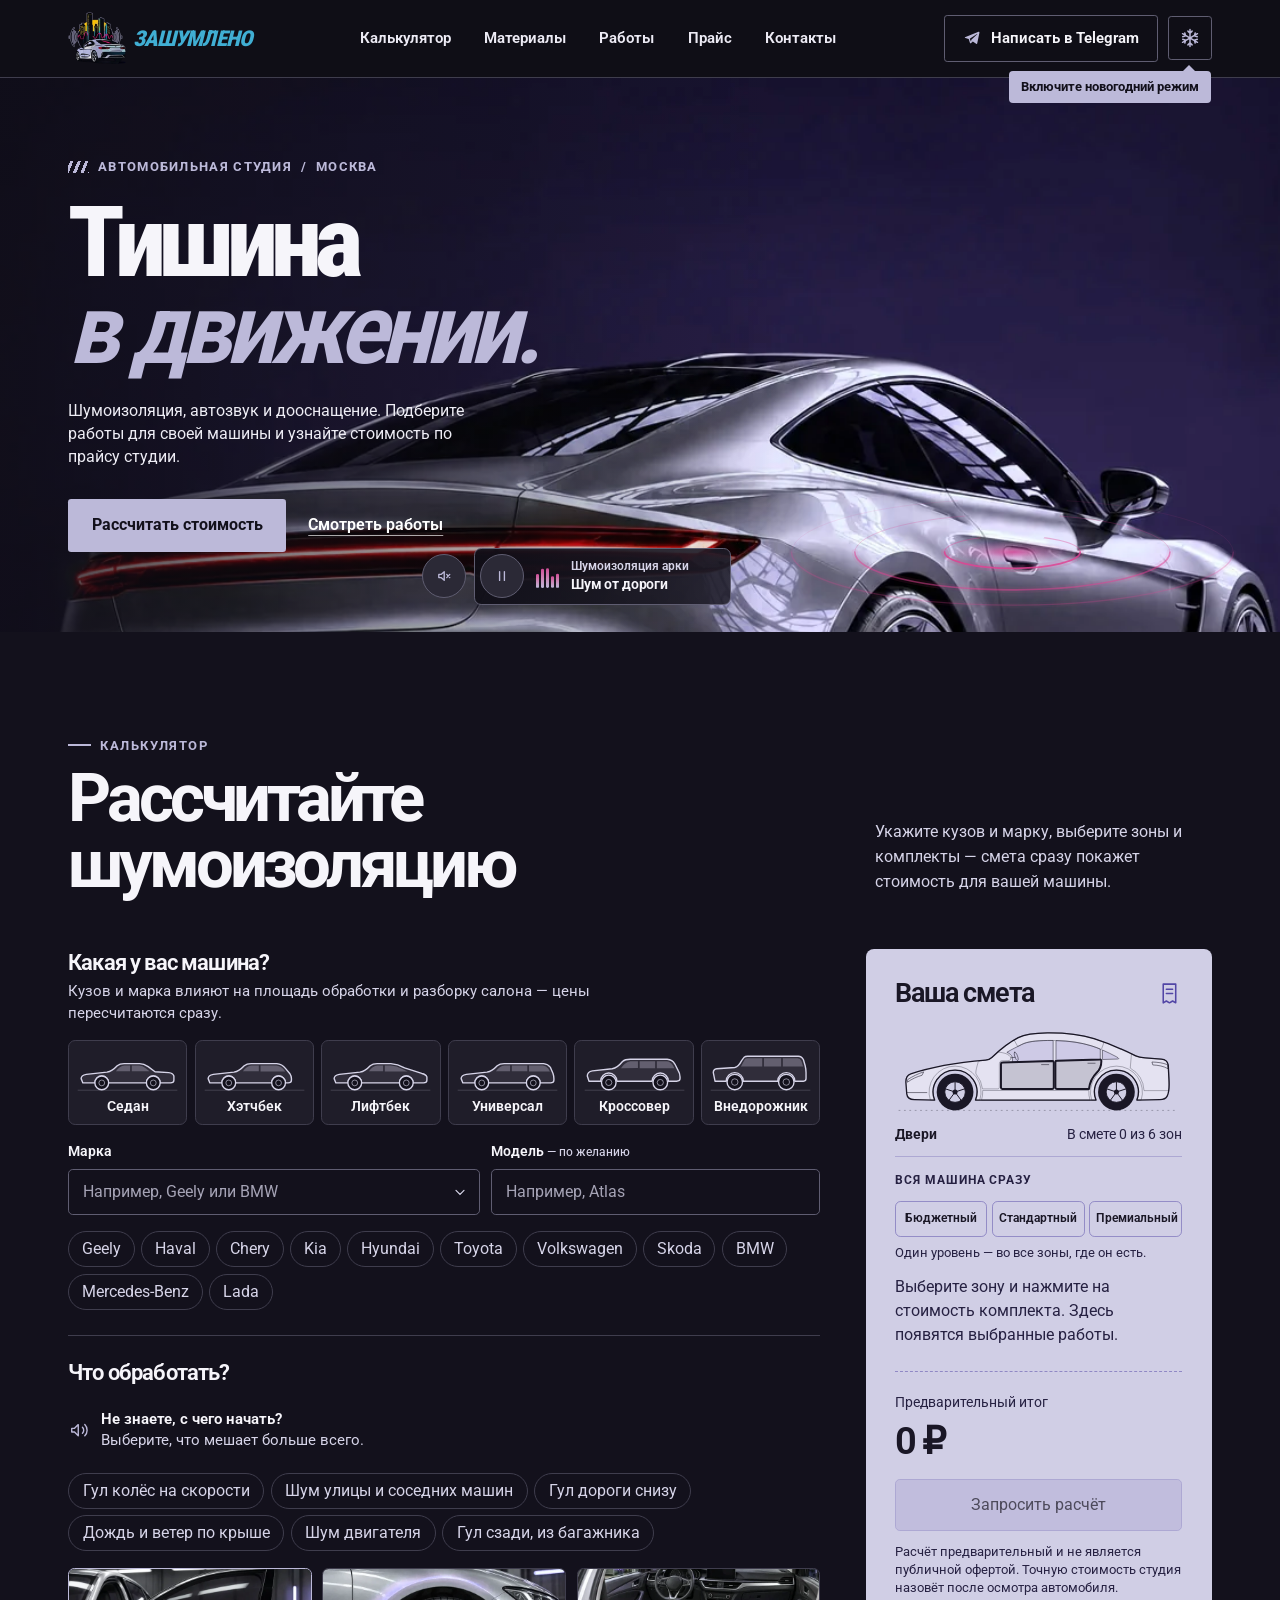
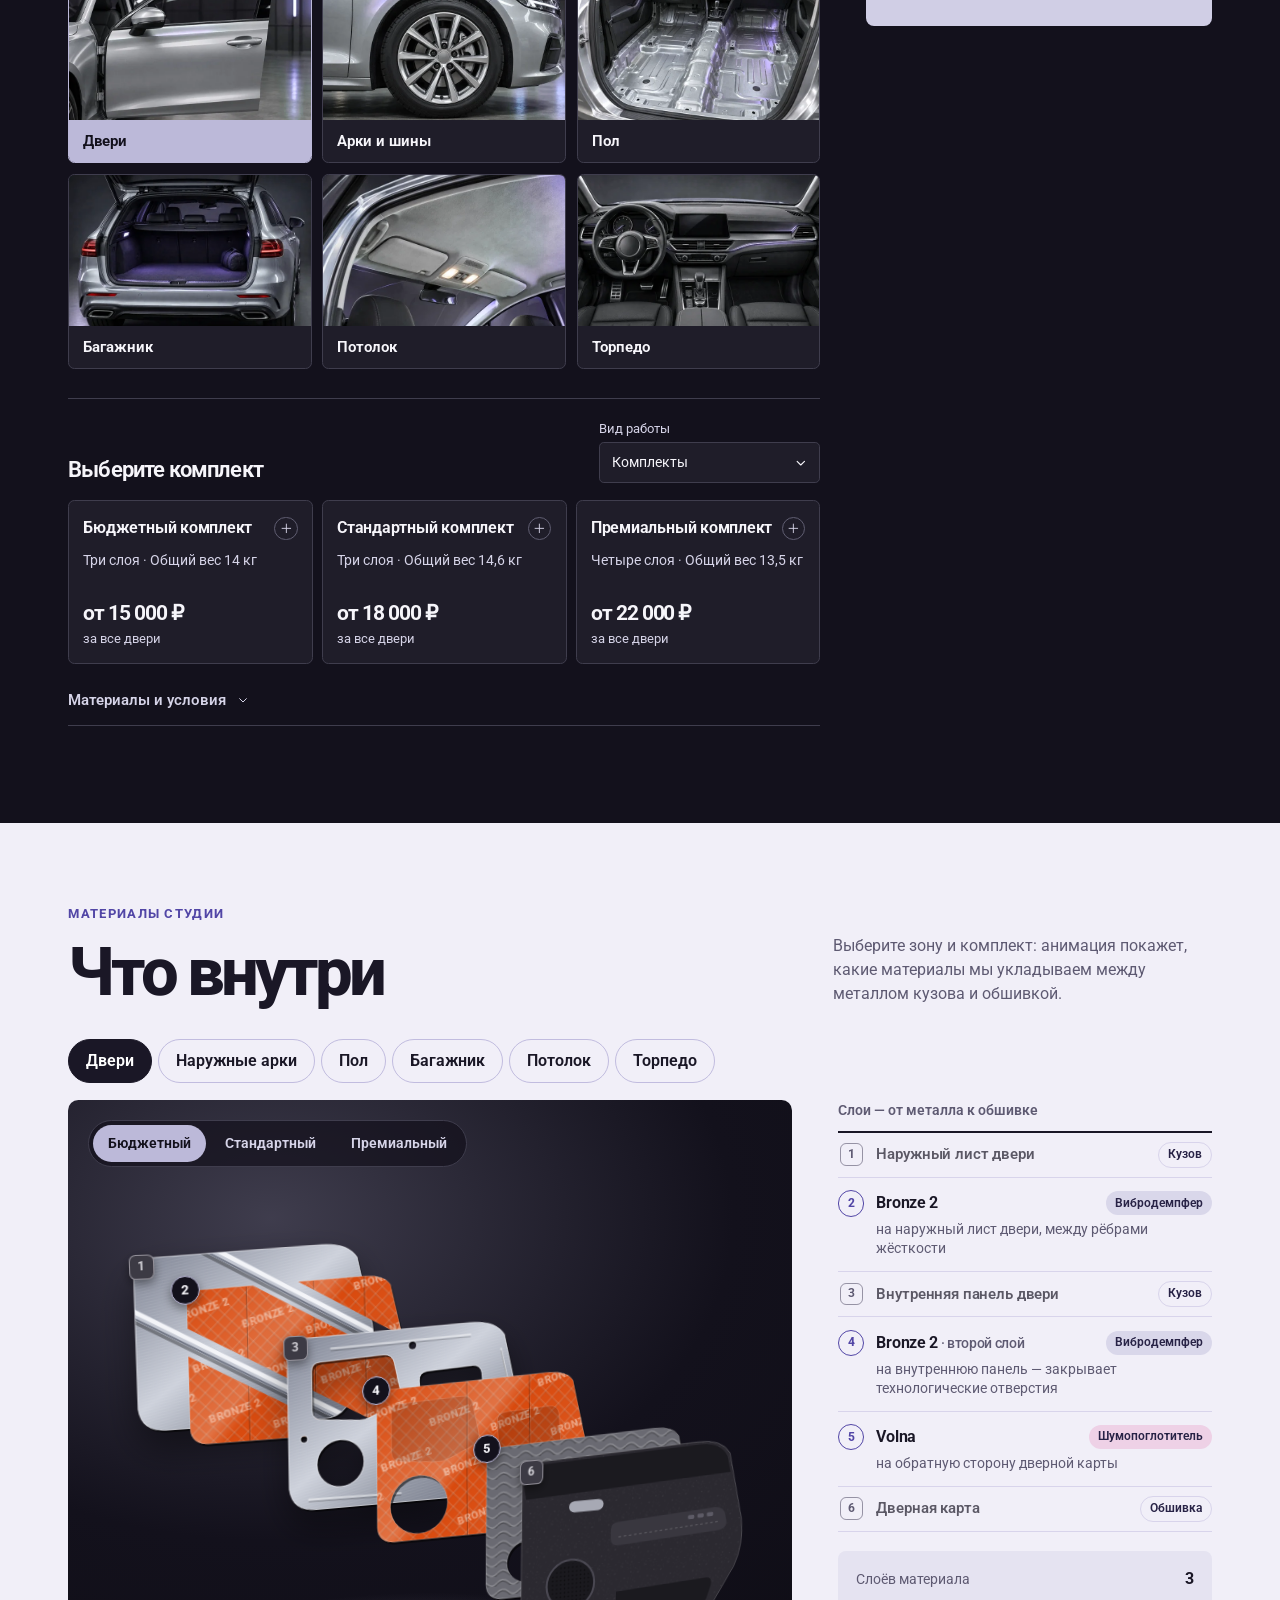
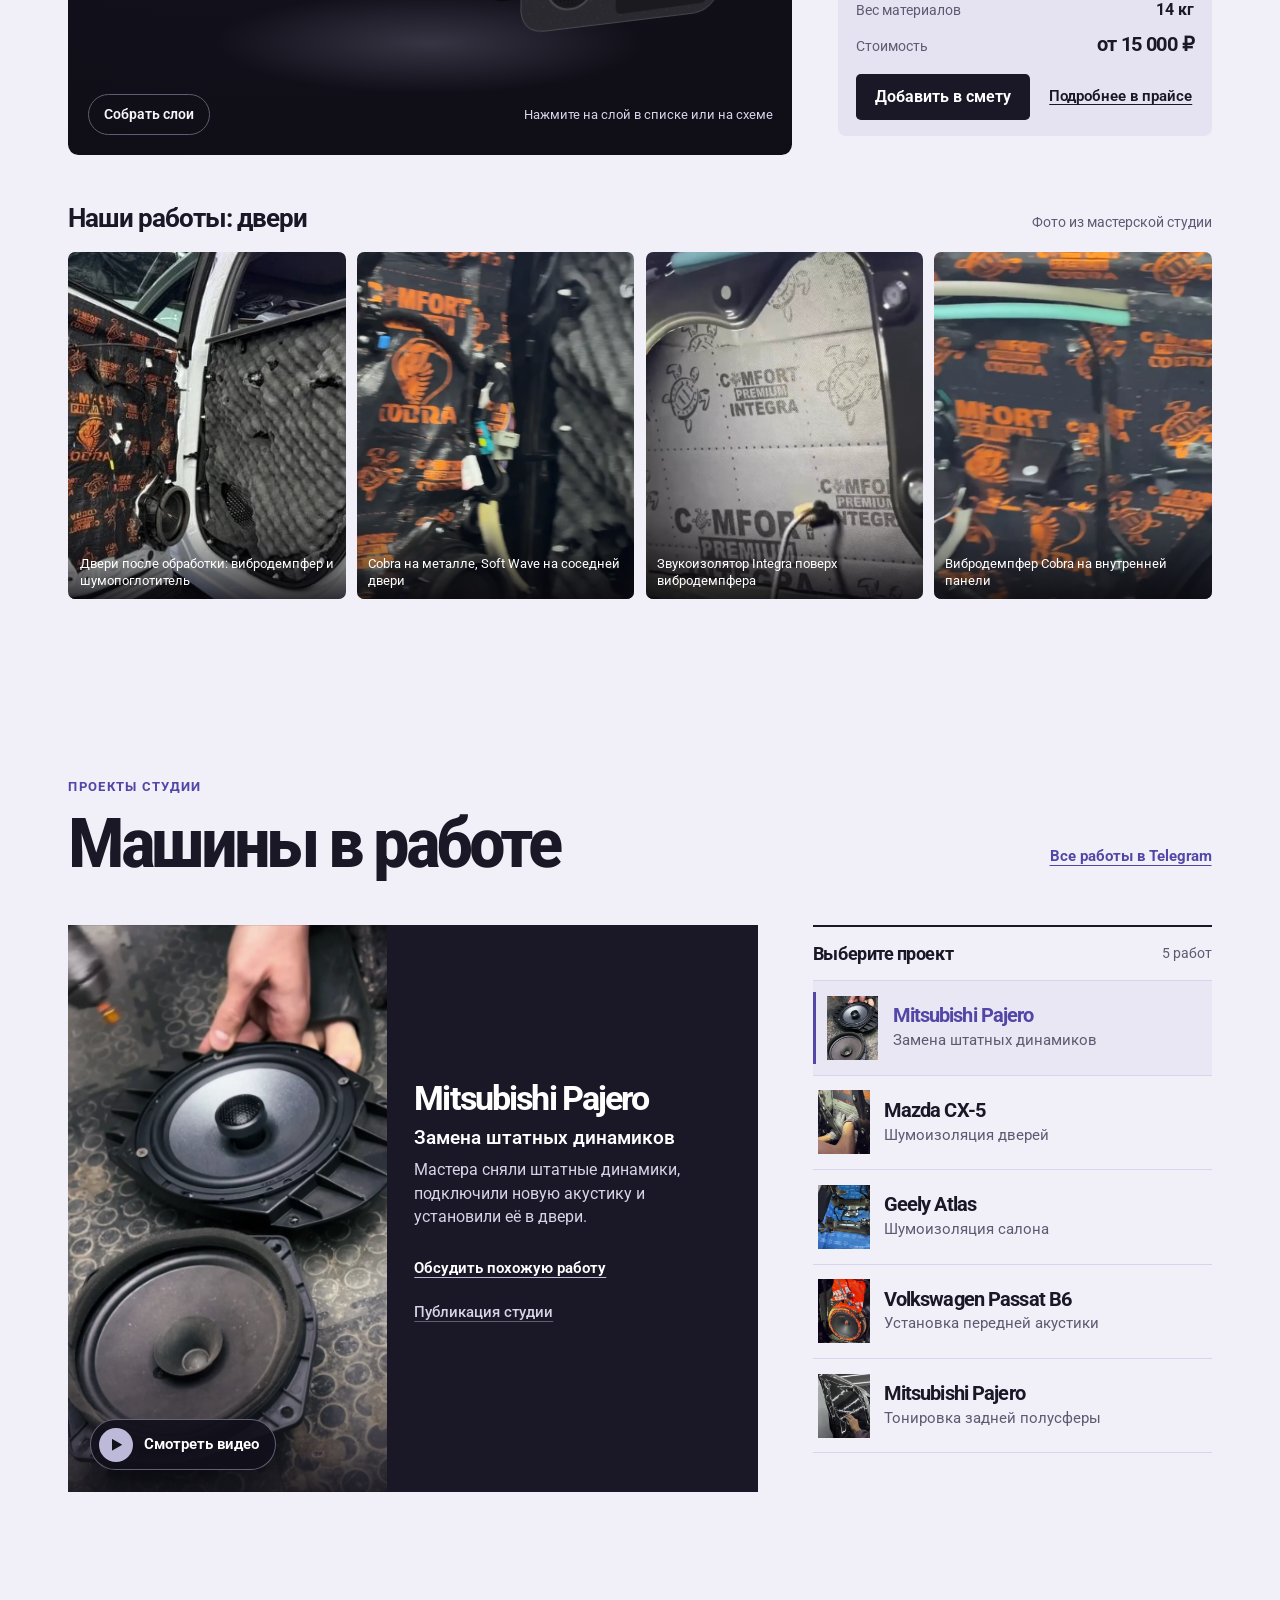
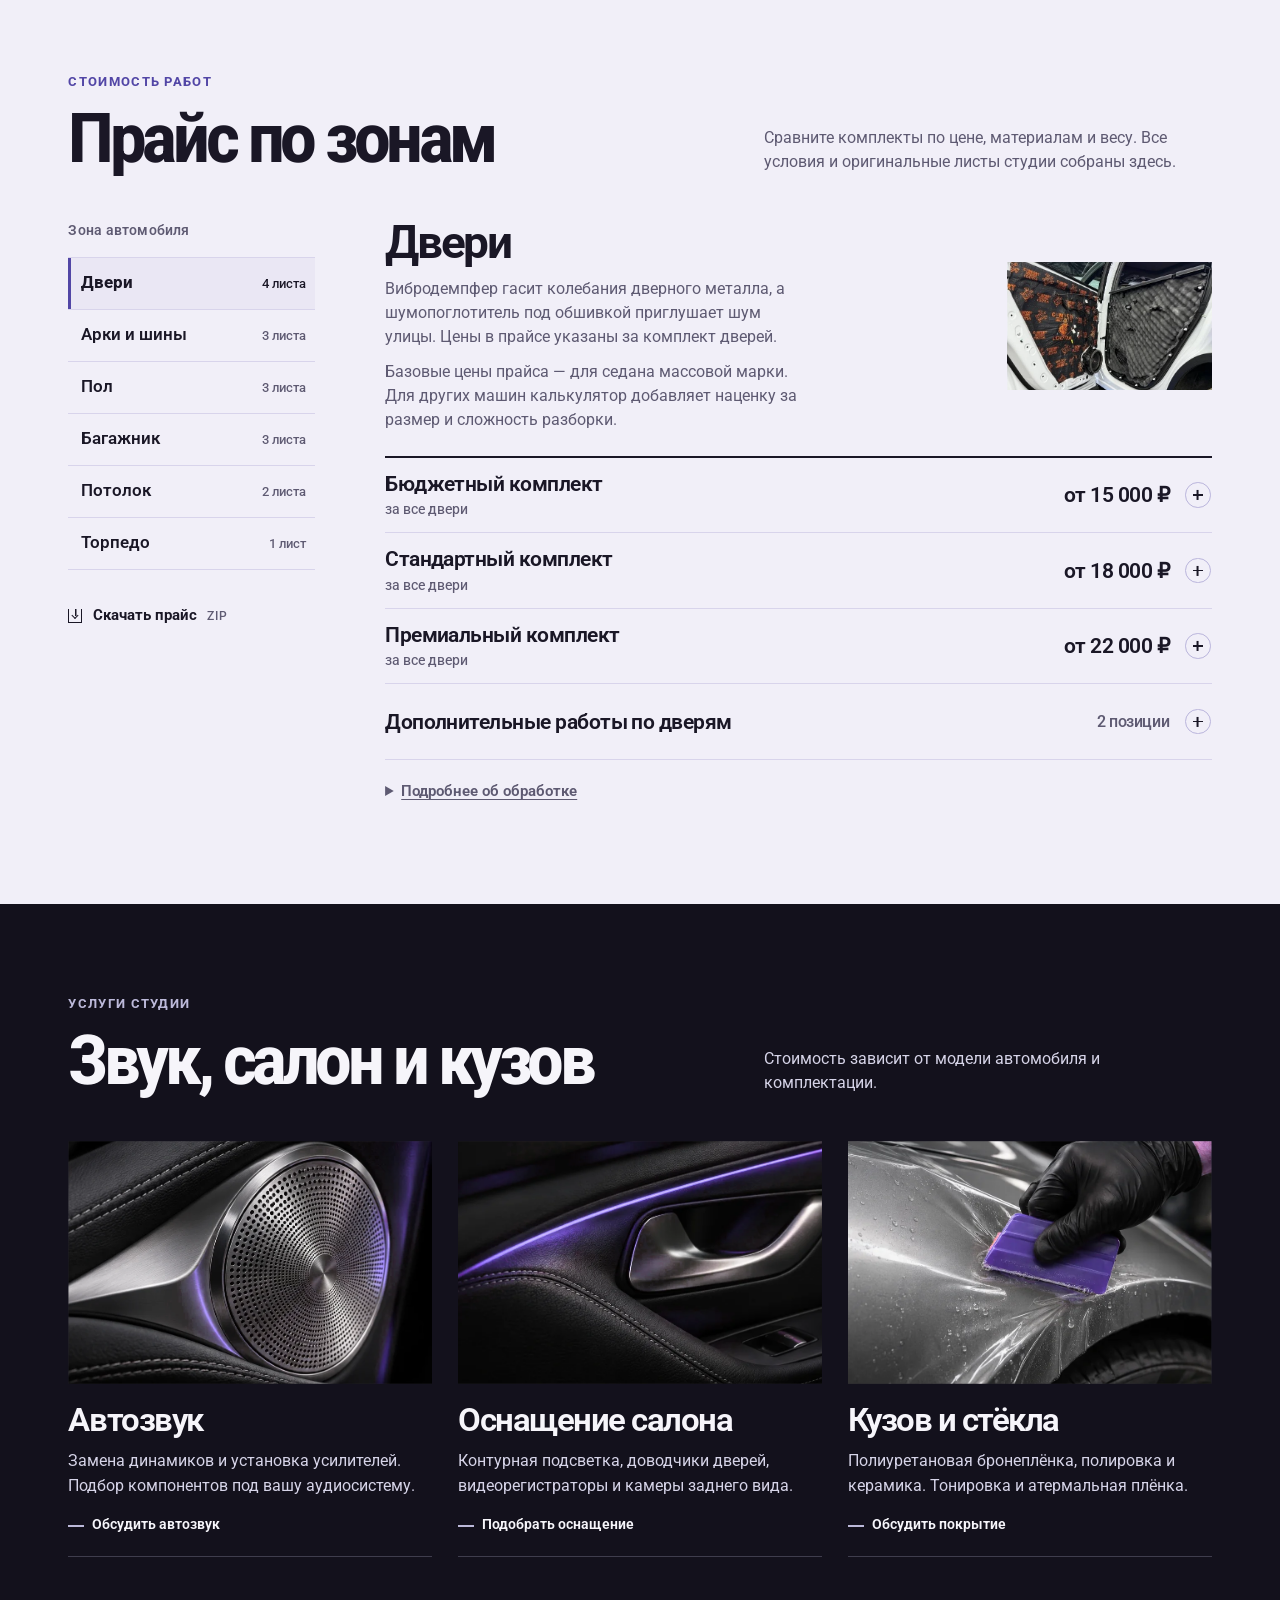
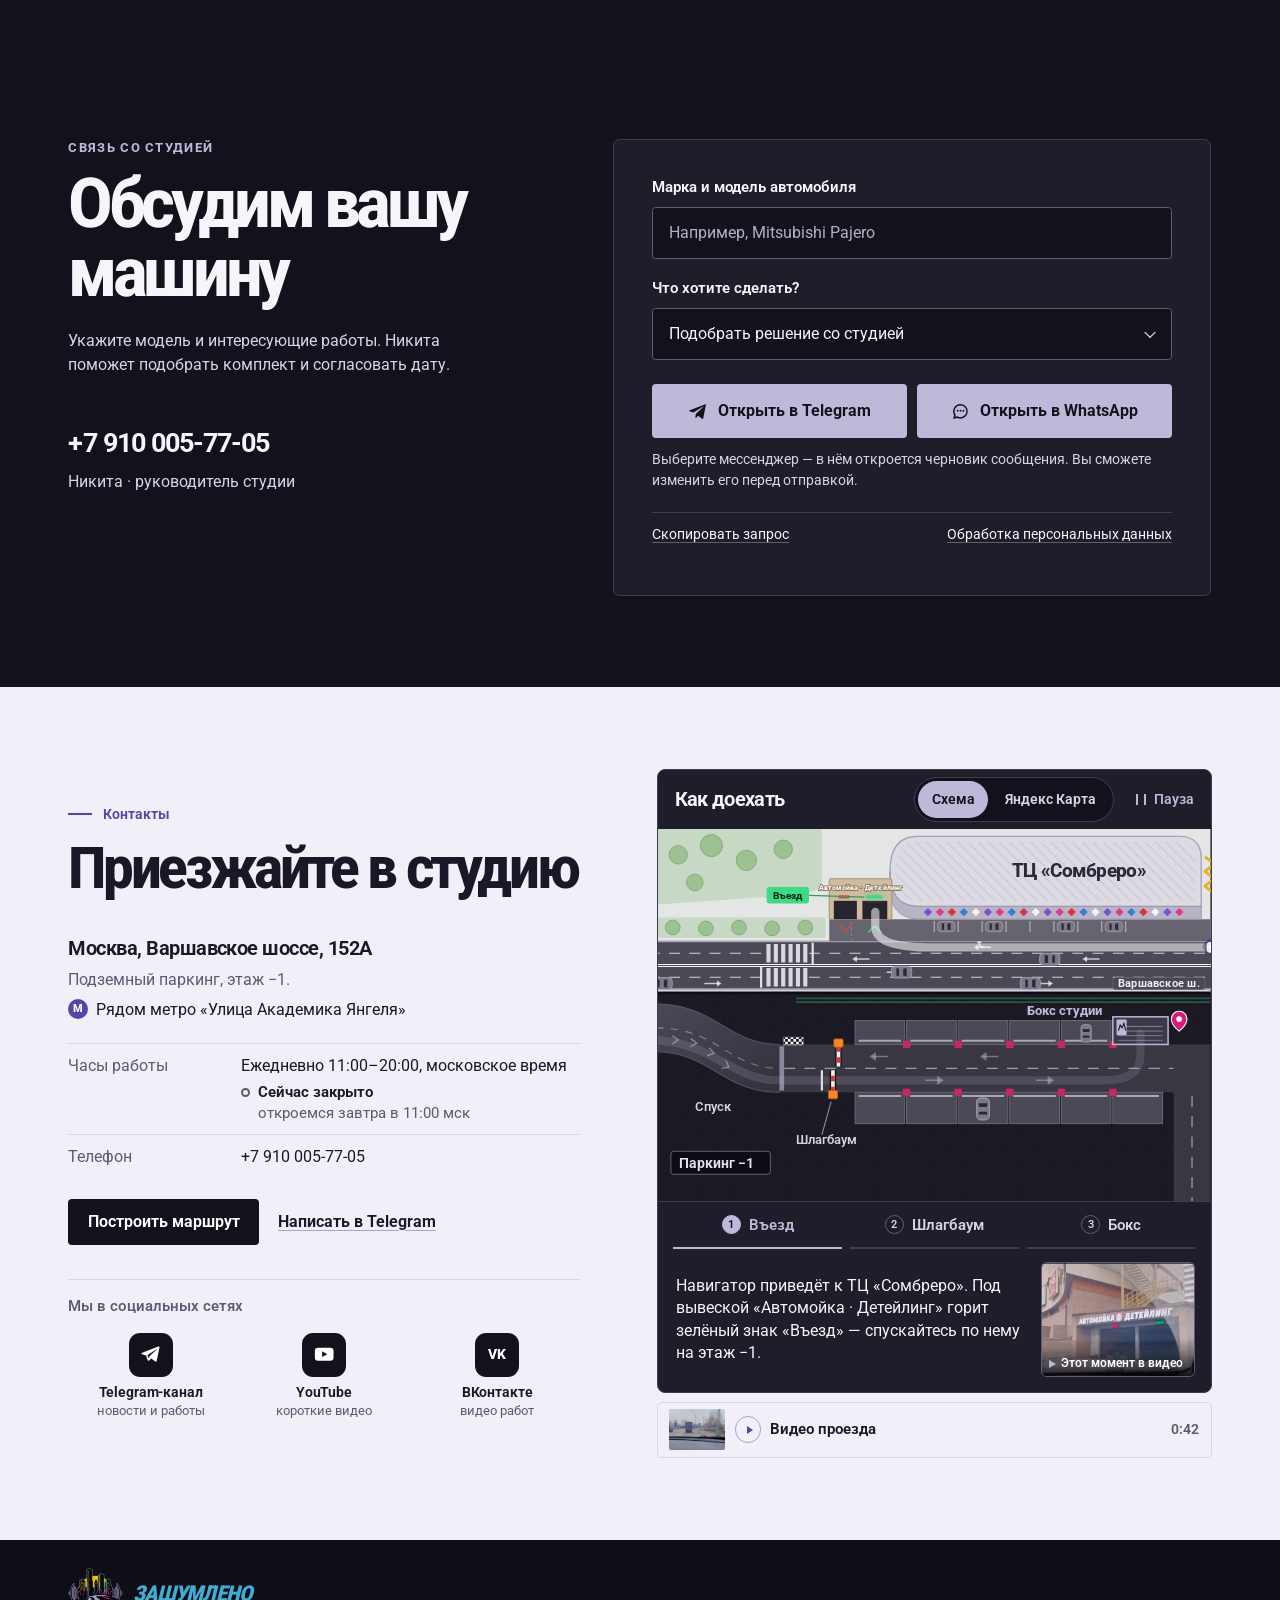
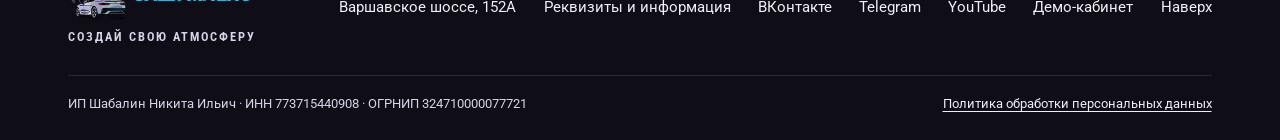
<file: index.html>
<!doctype html>
<html lang="ru">
<head>
  <meta name="robots" content="noindex, nofollow">
  <meta charset="utf-8">
  <meta name="viewport" content="width=device-width, initial-scale=1">
  <meta name="theme-color" content="#13111c">
  <meta name="description" content="Студия шумоизоляции и автозвука в Москве. Подберите комплект работ для автомобиля, сравните тарифы и обсудите расчёт с мастером.">
  <title>Зашумлено — шумоизоляция и автозвук в Москве</title>
  <meta property="og:type" content="website">
  <meta property="og:locale" content="ru_RU">
  <meta property="og:site_name" content="Зашумлено">
  <meta property="og:title" content="Зашумлено — шумоизоляция и автозвук в Москве">
  <meta property="og:description" content="Студия шумоизоляции и автозвука в Москве. Подберите комплект работ для автомобиля, сравните тарифы и обсудите расчёт с мастером.">
  <meta property="og:url" content="https://zasamznal.github.io/zashumleno-preview/">
  <meta property="og:image" content="https://zasamznal.github.io/zashumleno-preview/v2/media/og-cover.jpg">
  <meta property="og:image:width" content="1200">
  <meta property="og:image:height" content="630">
  <meta property="og:image:alt" content="Зашумлено — тишина в движении. Шумоизоляция, автозвук и дооснащение в Москве">
  <meta name="twitter:card" content="summary_large_image">
  <meta name="twitter:image" content="https://zasamznal.github.io/zashumleno-preview/v2/media/og-cover.jpg">
  <link rel="icon" href="favicon.ico" sizes="48x48">
  <link rel="icon" href="assets/mark.svg" type="image/svg+xml">
  <link rel="apple-touch-icon" href="assets/apple-touch-icon.png">
  <script type="application/ld+json" data-structured>{"@context":"https://schema.org","@type":"AutoRepair","name":"Зашумлено","description":"Шумоизоляция, автозвук и дооснащение автомобилей в Москве","image":"v2/media/og-cover.jpg","telephone":"+7 910 005-77-05","address":{"@type":"PostalAddress","streetAddress":"Варшавское шоссе, 152А","addressLocality":"Москва","addressCountry":"RU"},"openingHours":"Mo-Su 11:00-20:00","legalName":"ИП Шабалин Никита Ильич","taxID":"773715440908","sameAs":["https://t.me/Zashumleno","https://t.me/ZaShumlenoAvto","https://vk.com/arkanin","https://youtube.com/@zashumku"]}</script>
  <link rel="preload" as="image" href="v2/media/hero-coupe-lilac.webp" media="(min-width:681px)" fetchpriority="high">
  <link rel="preload" as="image" href="v2/media/hero-mobile-lilac.webp" media="(max-width:680px)" fetchpriority="high">
  <link rel="stylesheet" href="assets/fonts/fonts.css?v=7ec71ff7f553">
  <link rel="stylesheet" href="v2/site.css?v=31e2b9bf2afe">
  <link rel="stylesheet" href="v2/estimate.css?v=3cacc2426f2f">
  <link rel="stylesheet" href="v2/car-map.css?v=0eb22f54fc84">
  <link rel="stylesheet" href="v2/car-shapes.css?v=84f1ecef4099">
  <link rel="stylesheet" href="v2/zone-icons.css?v=8a628adf3ea4">
  <link rel="stylesheet" href="v2/layers.css?v=f05734cad624">
  <link rel="stylesheet" href="v2/cases.css?v=9d492525aa43">
  <link rel="stylesheet" href="v2/rates.css?v=e2f8569b6e87">
  <link rel="stylesheet" href="v2/services.css?v=eefd94a9e75a">
  <link rel="stylesheet" href="v2/quote.css?v=531b91579135">
  <link rel="stylesheet" href="v2/visit.css?v=8a1504cc6617">
  <link rel="stylesheet" href="v2/route-map.css?v=cc509ef04c74">
  <link rel="stylesheet" href="v2/motion.css?v=9156b998a186">
  <link rel="stylesheet" href="v2/hero-acoustics.css?v=bdfcac43b9c1">
  <link rel="stylesheet" href="v2/festive.css?v=b99782653884">
  <script defer src="prices.js?v=e5e59cb4fa0f"></script><script defer src="zones.js?v=8447646de95b"></script><script defer src="works.js?v=7c44da7aac3b"></script><script defer src="vehicles.js?v=34caa39d8775"></script><script defer src="materials.js?v=8aaee05d8ef0"></script>
  <script defer src="page-content.js?v=1d37958ba2dd"></script><script defer src="content-upgrade.js?v=fbce84b0ef00"></script><script defer src="content-loader.js?v=3bbce211880b"></script>
  <script defer src="v2/site.js?v=6021b3c43a5c"></script><script defer src="v2/vehicle-pricing.js?v=eea38ef46bed"></script><script defer src="v2/car-shapes.js?v=6e1d3f1662f1"></script><script defer src="v2/car-picker.js?v=d569e6ff9e44"></script>
  <script defer src="v2/estimate-engine.js?v=87ad4bf2f334"></script><script defer src="v2/car-map.js?v=d3150e76aac6"></script><script defer src="v2/estimate.js?v=d503dc7b99a1"></script>
  <script defer src="v2/layers.js?v=a89e1d04f6a2"></script><script defer src="v2/cases.js?v=cb97f0674218"></script><script defer src="v2/rates.js?v=7a9247e716cb"></script>
  <script defer src="v2/services.js?v=385cadf75f79"></script><script defer src="v2/quote.js?v=377838bb97fb"></script>
  <script defer src="v2/route-map.js?v=d37059c2a854"></script><script defer src="v2/visit.js?v=6aeedb7dcc36"></script>
  <script defer src="v2/motion.js?v=0613805e20c7"></script><script defer src="v2/hero-acoustics.js?v=2b8bad25ee97"></script><script defer src="v2/festive.js?v=5afe8c8787ba"></script>
</head>
<body>
  <a class="skip" href="#main">К содержимому</a>
  <div id="reading-progress" aria-hidden="true"></div>
  <header class="site-head">
    <div class="wrap head-row">
      <a class="wordmark" data-brand href="#" aria-label="Зашумлено — в начало">
        <img data-brand-mark src="assets/mark.webp" width="194" height="176" alt=""><img data-custom-logo hidden alt="">
        <span data-brand-name>ЗАШУМЛЕНО</span>
      </a>
      <nav class="topnav" id="navigation" data-nav aria-label="Навигация">
        <a href="#calculator">Калькулятор</a><a href="#works">Работы</a><a href="#prices">Прайс</a><a href="#studio">Контакты</a>
      </nav>
      <a class="head-contact" data-telegram href="https://t.me/Zashumleno" target="_blank" rel="noopener noreferrer">
        <svg viewBox="0 0 24 24" aria-hidden="true" width="18" height="18"><path fill="currentColor" d="M20.7 3.8 3.4 10.5c-1.2.5-1.2 1.2-.2 1.5l4.4 1.4 1.6 4.9c.2.6.4.8.8.8.3 0 .6-.1.9-.4l2.2-2.1 4.4 3.2c.8.5 1.3.2 1.5-.8l2.9-14c.2-1-.2-1.6-1.2-1.2ZM9 13.1l9.6-6.3c.4-.3.7-.1.4.2l-7.9 7.2-.4 2.7L9 13.1Z"/></svg>
        <span data-telegram-label>Написать в Telegram</span>
      </a>
      <button type="button" class="festive-toggle" data-festive-toggle aria-pressed="false" aria-label="Новогодний режим" data-tip="Включить новогодний режим">
        <svg viewBox="0 0 24 24" width="22" height="22" aria-hidden="true"><path fill="none" stroke="currentColor" stroke-width="1.6" stroke-linecap="round" stroke-linejoin="round" d="M12 2.6v18.8M3.86 7.3l16.28 9.4M20.14 7.3 3.86 16.7M9.7 4.5 12 6.8l2.3-2.3M9.7 19.5l2.3-2.3 2.3 2.3M4.05 10.55l3.15-.85-.85-3.15M19.95 13.45l-3.15.85.85 3.15M19.95 10.55l-3.15-.85.85-3.15M4.05 13.45l3.15.85-.85 3.15"/></svg>
      </button>
      <button type="button" class="menu-toggle" aria-controls="navigation" aria-label="Открыть меню" aria-expanded="false"><span></span><span></span></button>
    </div>
  </header>
  <main id="main">
    <section id="top" class="cover">
      <picture class="cover-picture">
        <source data-mobile-hero media="(max-width: 680px)" srcset="v2/media/hero-mobile-lilac.webp">
        <img data-hero-image src="v2/media/hero-coupe-lilac.webp" width="1922" height="818" fetchpriority="high" alt="">
      </picture>
      <div class="wrap cover-inner">
        <div class="cover-copy">
          <div class="cover-kicker"><span class="racing-stripes" aria-hidden="true"></span><span data-hero-kicker>Автомобильная студия</span><span aria-hidden="true">/</span><span data-hero-city>Москва</span></div>
          <h1 data-hero-title><span class="hero-line">Тишина</span><br><span class="hero-line">в&nbsp;движении.</span></h1>
          <p data-hero-desc>Шумоизоляция, автозвук и дооснащение. Подберите работы для своей машины и узнайте стоимость по прайсу студии.</p>
          <div class="cover-actions">
            <a data-primary class="hero-primary" href="#calculator"><span data-hero-button-label>Рассчитать стоимость</span></a>
            <a data-secondary class="hero-secondary" href="#works"><span data-hero-button-label>Смотреть работы</span></a>
          </div>
        </div>
      </div>
    </section>
    <section id="calculator" class="estimate-section" aria-label="Калькулятор шумоизоляции">
      <div class="wrap">
        <div data-estimate></div>
        <noscript><p class="no-script">Для калькулятора и обновляемого прайса включите JavaScript. <a href="https://t.me/Zashumleno">Связаться со студией в Telegram</a></p></noscript>
      </div>
    </section>
    <section id="layers" aria-label="Материалы шумоизоляции"><div class="wrap"><div data-layers></div></div></section>
    <section id="works" class="content-section" aria-labelledby="works-title">
      <div class="wrap">
        <div class="section-intro"><div><p class="eyebrow" data-section-kicker>Проекты студии</p><h2 data-section-title id="works-title">Машины в работе</h2></div><div class="intro-aside"><p data-section-desc></p><a data-channel href="https://t.me/ZaShumlenoAvto" target="_blank" rel="noopener noreferrer">Все работы в Telegram</a></div></div>
        <div data-cases></div>
      </div>
    </section>
    <section id="prices" class="content-section v2-paper" aria-labelledby="prices-title">
      <div class="wrap">
        <div class="section-intro"><div><p class="eyebrow" data-section-kicker>Стоимость работ</p><h2 data-section-title id="prices-title">Прайс по зонам</h2></div><p data-section-desc>Сравните комплекты по цене, материалам и весу. Все условия и оригинальные листы студии собраны здесь.</p></div>
        <div data-rates></div>
      </div>
    </section>
    <section id="services" class="content-section services-section" aria-labelledby="services-title">
      <div class="wrap">
        <div class="section-intro"><div><p class="eyebrow" data-section-kicker>Услуги студии</p><h2 data-section-title id="services-title">Звук, салон и кузов</h2></div><p data-section-desc>Стоимость зависит от модели автомобиля и комплектации.</p></div>
        <div data-services></div>
      </div>
    </section>
    <section id="request" class="content-section brief-section" aria-labelledby="brief-title">
      <div class="wrap brief-layout">
        <div class="section-intro brief-intro"><div><p class="eyebrow" data-section-kicker>Связь со студией</p><h2 data-section-title id="brief-title">Обсудим вашу машину</h2></div>
          <p data-section-desc>Укажите модель и интересующие работы. Никита поможет подобрать комплект и согласовать дату.</p>
          <div class="brief-contact"><a data-phone href="tel:+79100057705">+7 910 005-77-05</a><span><span data-person>Никита</span> · <span data-role>руководитель студии</span></span></div>
        </div>
        <div data-quote></div>
      </div>
    </section>
    <section id="studio" class="content-section" aria-label="Контакты студии"><div class="wrap"><div data-visit><div class="visit-info"><p class="visit-kicker">Контакты</p><h2 class="visit-title">Приезжайте в студию</h2><address class="visit-address"><strong>Москва, Варшавское шоссе, 152А</strong><span>Подземный паркинг, этаж −1.</span><span class="visit-metro">Рядом метро «Улица Академика Янгеля»</span></address><p>Ежедневно 11:00–20:00. Телефон: <a href="tel:+79100057705">+7 910 005-77-05</a>, <a href="https://t.me/Zashumleno" target="_blank" rel="noopener noreferrer">написать в Telegram</a>.</p></div></div></div></section>
  </main>
  <footer class="footer"><div class="wrap foot-row">
    <div class="foot-brand"><a data-brand class="wordmark" href="#"><img data-brand-mark src="assets/mark.webp" alt="" width="194" height="176"><img data-custom-logo hidden alt=""><span data-brand-name>ЗАШУМЛЕНО</span></a><p class="foot-tagline" data-brand-tagline>Создай свою атмосферу</p></div>
    <nav aria-label="Сведения о студии"><a data-map href="#studio"><span data-short-address>Варшавское шоссе, 152А</span></a><a href="legal.html">Реквизиты и информация</a><a data-vk href="https://vk.com/arkanin" target="_blank" rel="noopener noreferrer">ВКонтакте</a><a data-channel href="https://t.me/ZaShumlenoAvto" target="_blank" rel="noopener noreferrer">Telegram</a><a data-youtube href="https://youtube.com/@zashumku" target="_blank" rel="noopener noreferrer">YouTube</a><a href="admin/">Демо-кабинет</a><a href="#">Наверх</a></nav>
  </div>
  <div class="wrap foot-legal"><p data-requisites>ИП Шабалин Никита Ильич · ИНН 773715440908 · ОГРНИП 324710000077721</p><a href="privacy.html">Политика обработки персональных данных</a></div></footer>
</body>
</html>
</file>
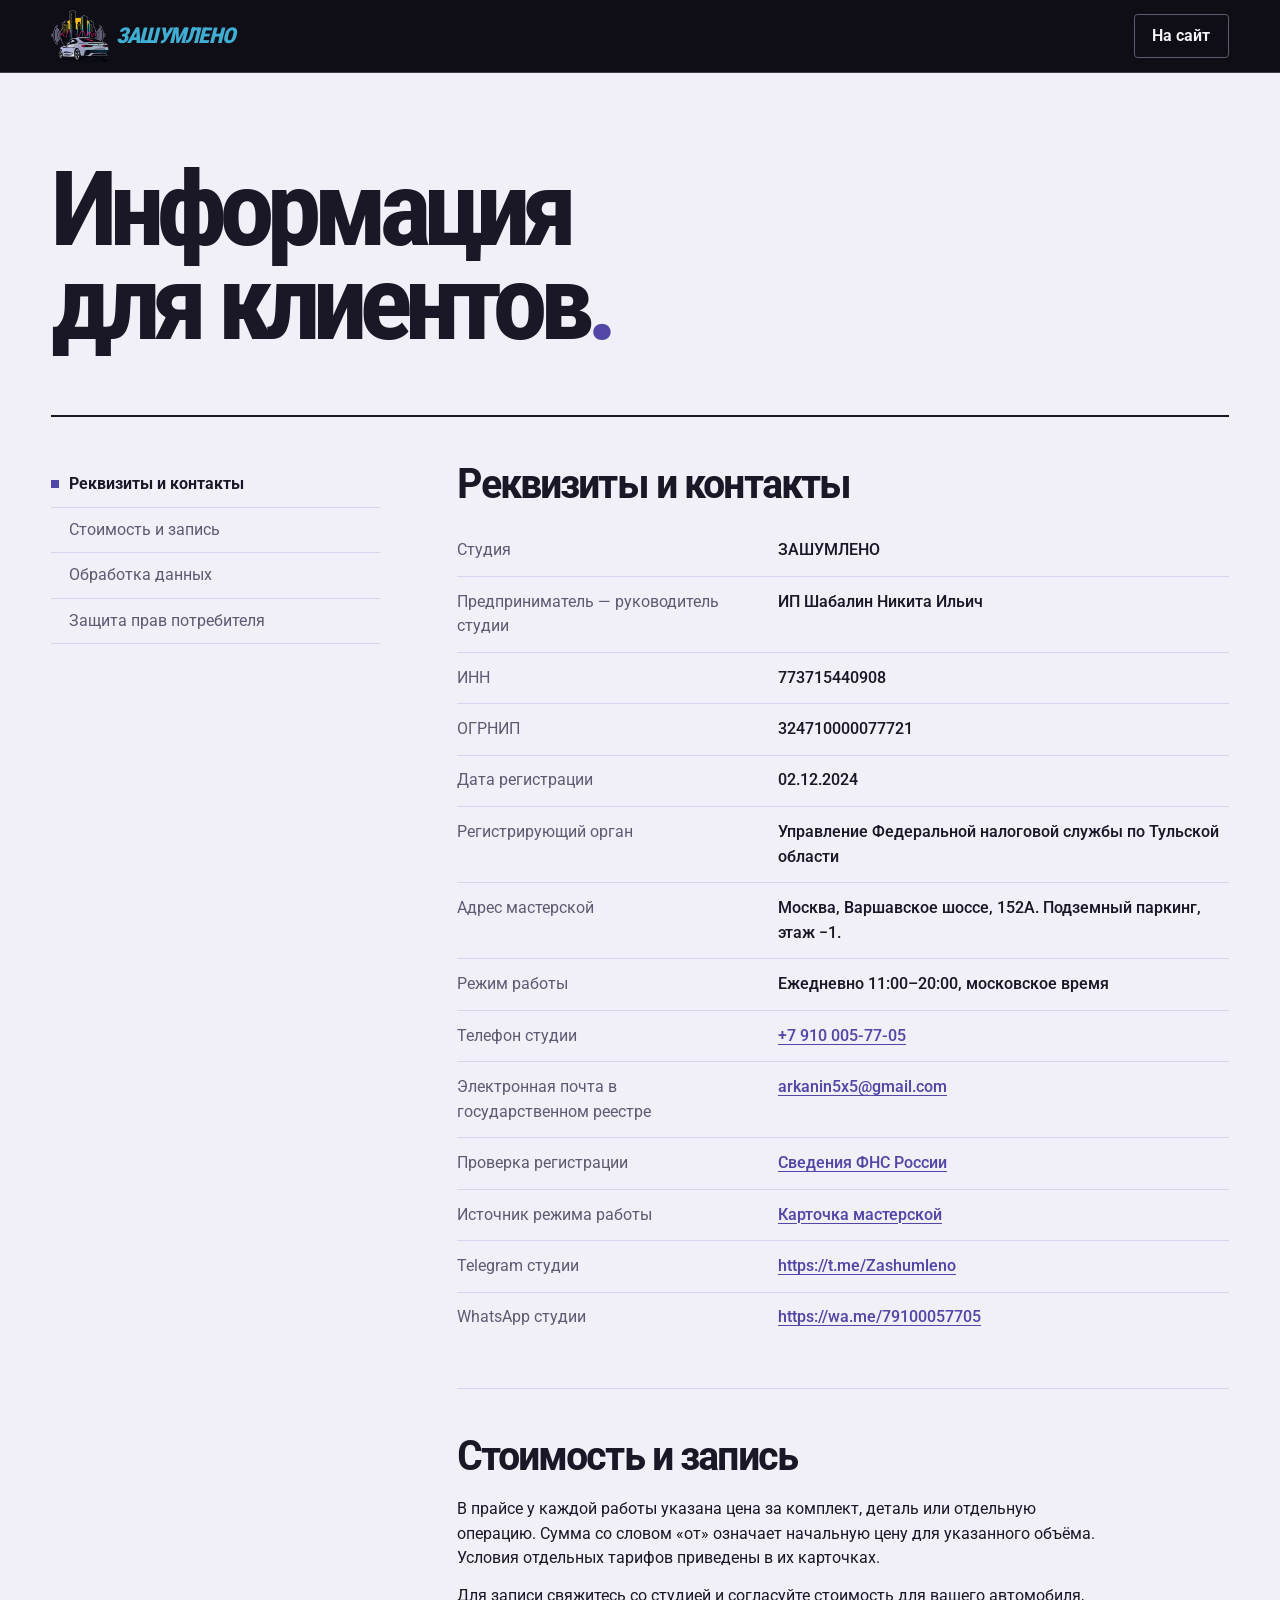
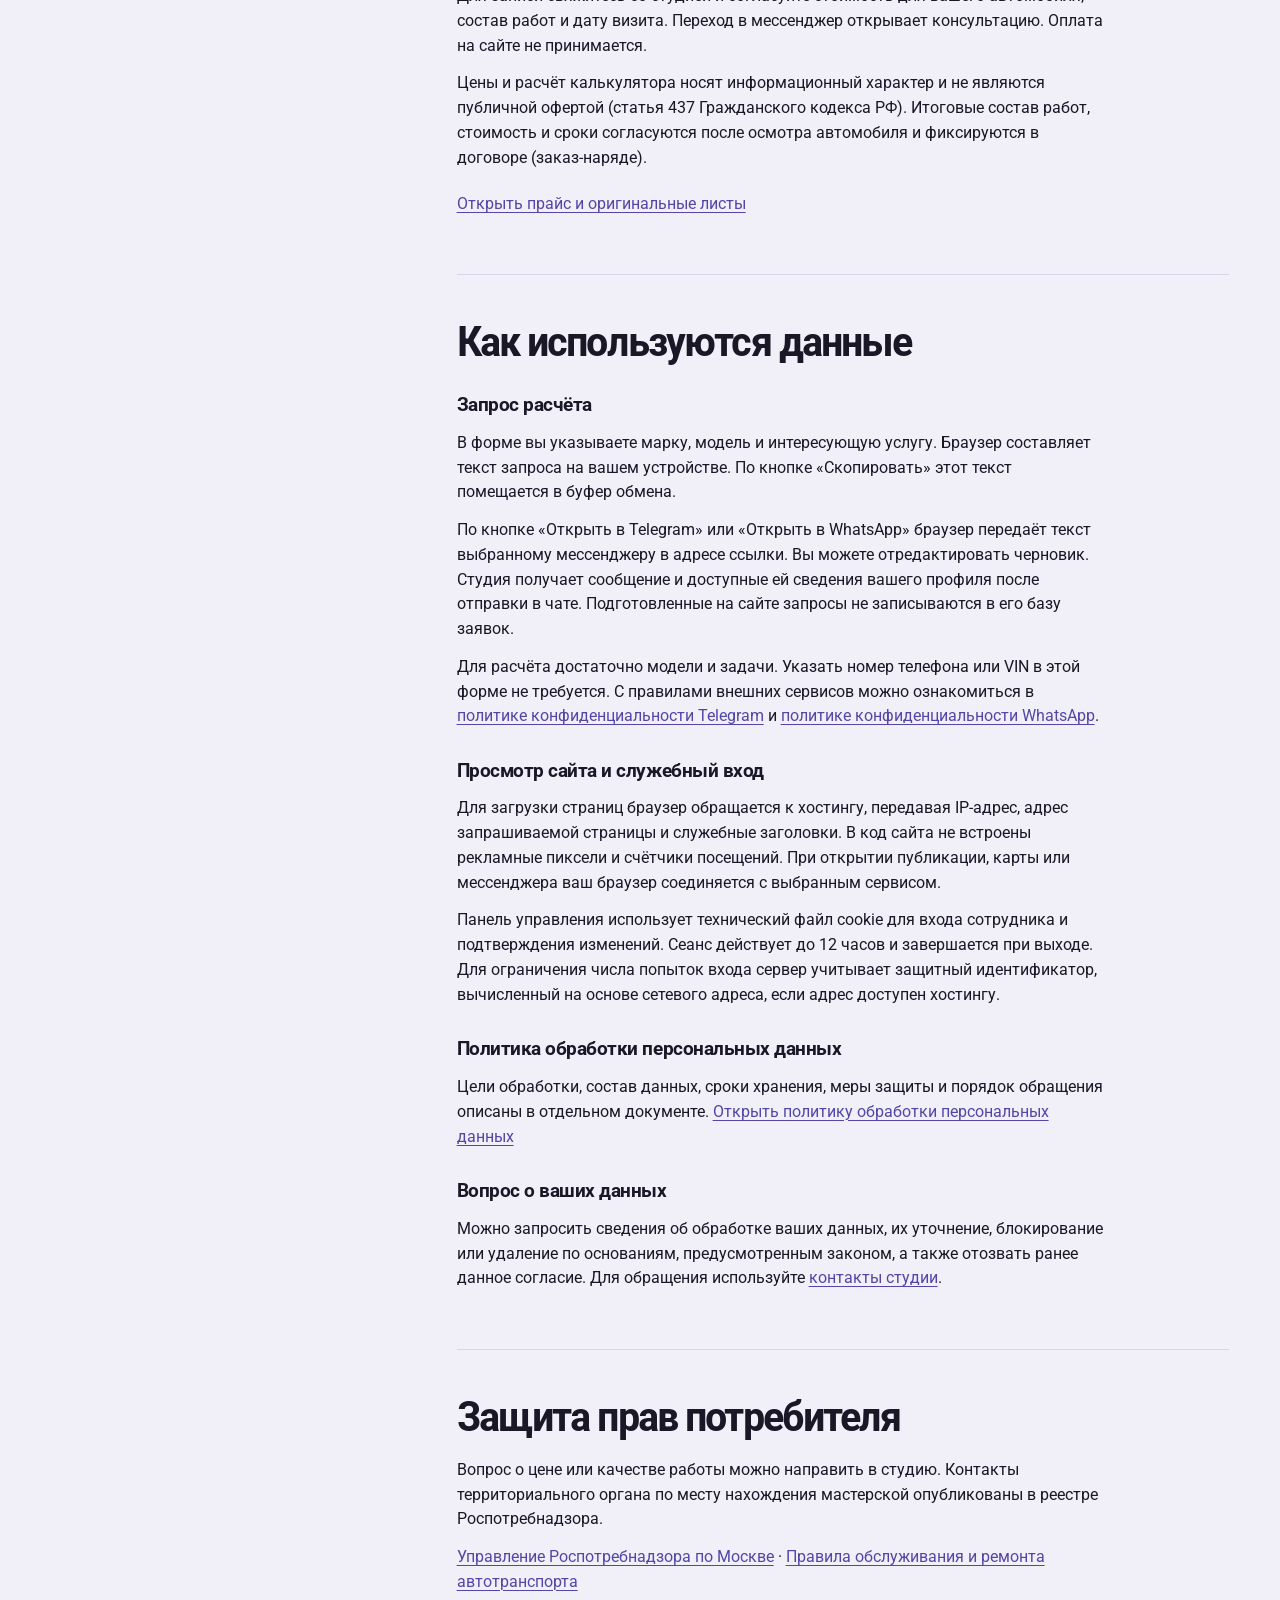
<file: legal.html>
<!doctype html>
<html lang="ru">
<head>
  <meta name="robots" content="noindex, nofollow">
  <meta charset="utf-8">
  <meta name="viewport" content="width=device-width, initial-scale=1">
  <meta name="theme-color" content="#13111c">
  <link rel="icon" href="v2/brand.svg" type="image/svg+xml">
  <title>Информация для клиентов — Зашумлено</title>
  <meta name="description" content="Реквизиты студии «Зашумлено», условия расчёта стоимости, контакты и информация об обработке данных.">
  <link rel="stylesheet" href="assets/fonts/fonts.css?v=7ec71ff7f553">
  <link rel="stylesheet" href="legal.css?v=9689d3ce84c5">
  <script defer src="page-content.js?v=1d37958ba2dd"></script>
  <script defer src="legal.js?v=9e0416a8c6fd" data-demo-worker="demo-sw.js"></script>
</head>
<body class="legal-page">
  <a class="skip" href="#studio">Перейти к реквизитам</a>
  <header class="legal-mast">
    <div class="legal-wrap legal-bar">
      <a class="legal-brand-link" data-main href="./">
        <img class="legal-mark" src="assets/mark.webp" width="194" height="176" alt="">
        <img class="custom-brand-mark" hidden alt="" width="52" height="36">
        <span id="legal-brand">Зашумлено</span>
      </a>
      <a class="legal-back" data-main href="./">На сайт</a>
    </div>
  </header>
  <main class="legal-wrap legal-layout">
    <header class="legal-intro">
      <h1>Информация<br>для клиентов<span aria-hidden="true">.</span></h1>
    </header>
    <div class="legal-columns">
      <nav class="legal-nav" aria-label="Разделы страницы">
        <a href="#studio">Реквизиты и контакты</a>
        <a href="#terms">Стоимость и запись</a>
        <a href="#data">Обработка данных</a>
        <a href="#rights">Защита прав потребителя</a>
      </nav>
      <div class="legal-copy">
    <section id="studio">
      <h2>Реквизиты и контакты</h2>
      <dl id="studio-info">
        <div><dt>Студия</dt><dd>Зашумлено</dd></div>
        <div><dt>Предприниматель — руководитель студии</dt><dd>ИП Шабалин Никита Ильич</dd></div>
        <div><dt>ИНН</dt><dd>773715440908</dd></div>
        <div><dt>ОГРНИП</dt><dd>324710000077721</dd></div>
        <div><dt>Дата регистрации</dt><dd>02.12.2024</dd></div>
        <div><dt>Регистрирующий орган</dt><dd>Управление Федеральной налоговой службы по Тульской области</dd></div>
        <div><dt>Адрес мастерской</dt><dd>Москва, Варшавское шоссе, 152А. Подземный паркинг, этаж −1.</dd></div>
        <div><dt>Режим работы</dt><dd>Ежедневно 11:00–20:00, московское время</dd></div>
        <div><dt>Телефон студии</dt><dd><a href="tel:+79100057705">+7 910 005-77-05</a></dd></div>
      </dl>
      <div id="owner-info" hidden><h3>Владелец сайта</h3><dl></dl></div>
    </section>
    <section id="terms">
      <h2>Стоимость и запись</h2>
      <p>В прайсе у каждой работы указана цена за комплект, деталь или отдельную операцию. Сумма со словом «от» означает начальную цену для указанного объёма. Условия отдельных тарифов приведены в их карточках.</p>
      <p>Для записи свяжитесь со студией и согласуйте стоимость для вашего автомобиля, состав работ и дату визита. Переход в мессенджер открывает консультацию. Оплата на сайте не принимается.</p>
      <p>Цены и расчёт калькулятора носят информационный характер и не являются публичной офертой (статья 437 Гражданского кодекса РФ). Итоговые состав работ, стоимость и сроки согласуются после осмотра автомобиля и фиксируются в договоре (заказ-наряде).</p>
      <dl id="service-terms" hidden></dl>
      <p class="legal-action"><a data-main href="./#prices">Открыть прайс и оригинальные листы</a></p>
    </section>
    <section id="data">
      <h2>Как используются данные</h2>
      <h3>Запрос расчёта</h3>
      <p>В форме вы указываете марку, модель и интересующую услугу. Браузер составляет текст запроса на вашем устройстве. По кнопке «Скопировать» этот текст помещается в буфер обмена.</p>
      <p>По кнопке «Открыть в Telegram» или «Открыть в WhatsApp» браузер передаёт текст выбранному мессенджеру в адресе ссылки. Вы можете отредактировать черновик. Студия получает сообщение и доступные ей сведения вашего профиля после отправки в чате. Подготовленные на сайте запросы не записываются в его базу заявок.</p>
      <p>Для расчёта достаточно модели и задачи. Указать номер телефона или VIN в этой форме не требуется. С правилами внешних сервисов можно ознакомиться в <a href="https://telegram.org/privacy" target="_blank" rel="noopener noreferrer">политике конфиденциальности Telegram</a> и <a href="https://www.whatsapp.com/legal/privacy-policy" target="_blank" rel="noopener noreferrer">политике конфиденциальности WhatsApp</a>.</p>
      <h3>Просмотр сайта и служебный вход</h3>
      <p>Для загрузки страниц браузер обращается к хостингу, передавая IP-адрес, адрес запрашиваемой страницы и служебные заголовки. В код сайта не встроены рекламные пиксели и счётчики посещений. При открытии публикации, карты или мессенджера ваш браузер соединяется с выбранным сервисом.</p>
      <p>Панель управления использует технический файл cookie для входа сотрудника и подтверждения изменений. Сеанс действует до 12 часов и завершается при выходе. Для ограничения числа попыток входа сервер учитывает защитный идентификатор, вычисленный на основе сетевого адреса, если адрес доступен хостингу.</p>
      <h3>Политика обработки персональных данных</h3>
      <p>Цели обработки, состав данных, сроки хранения, меры защиты и порядок обращения описаны в отдельном документе. <a href="privacy.html">Открыть политику обработки персональных данных</a></p>
      <h3>Вопрос о ваших данных</h3>
      <p>Можно запросить сведения об обработке ваших данных, их уточнение, блокирование или удаление по основаниям, предусмотренным законом, а также отозвать ранее данное согласие. Для обращения используйте <a href="#studio">контакты студии</a>.</p>
    </section>
    <section id="rights">
      <h2>Защита прав потребителя</h2>
      <p>Вопрос о цене или качестве работы можно направить в студию. Контакты территориального органа по месту нахождения мастерской опубликованы в реестре Роспотребнадзора.</p>
      <p><a href="https://zpp.rospotrebnadzor.ru/organizations/gos/37982" target="_blank" rel="noopener noreferrer">Управление Роспотребнадзора по Москве</a> · <a href="https://publication.pravo.gov.ru/document/0001202505300055" target="_blank" rel="noopener noreferrer">Правила обслуживания и ремонта автотранспорта</a></p>
    </section>
      </div>
    </div>
  </main>
</body>
</html>
</file>
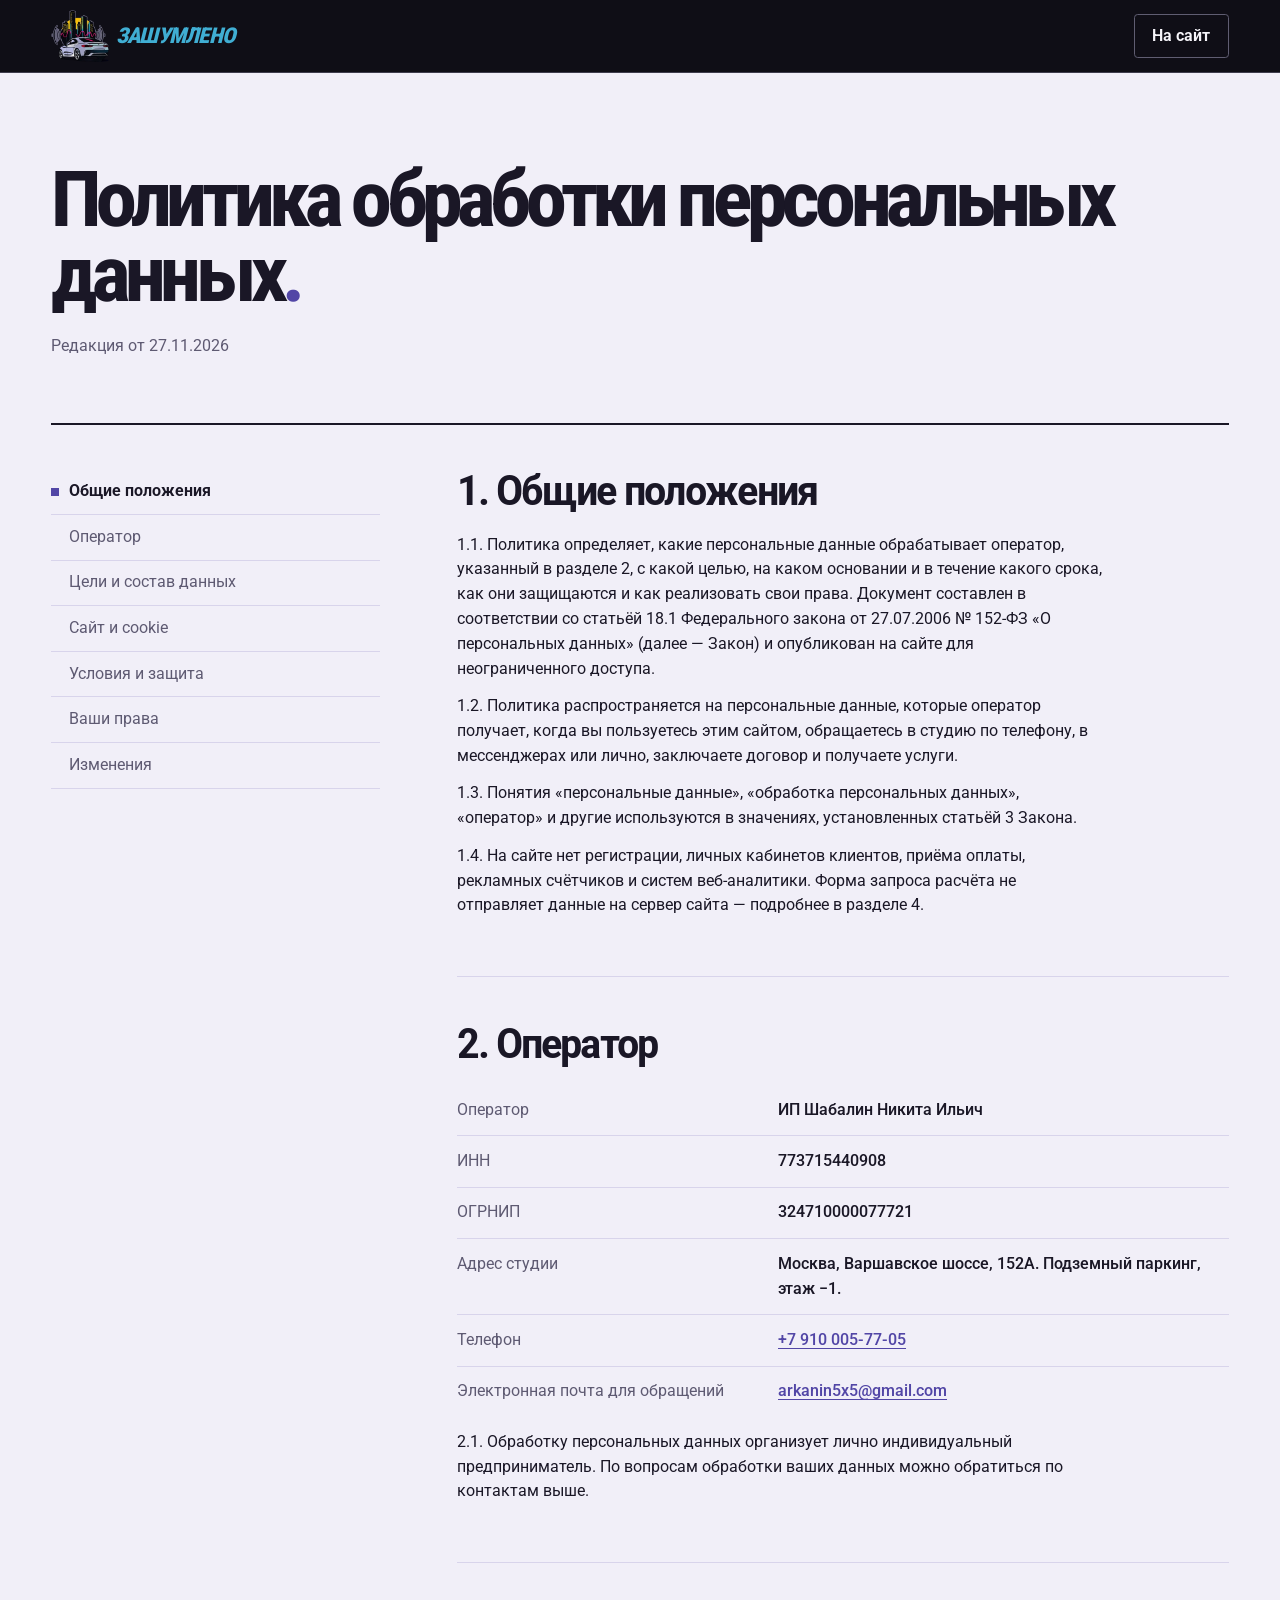
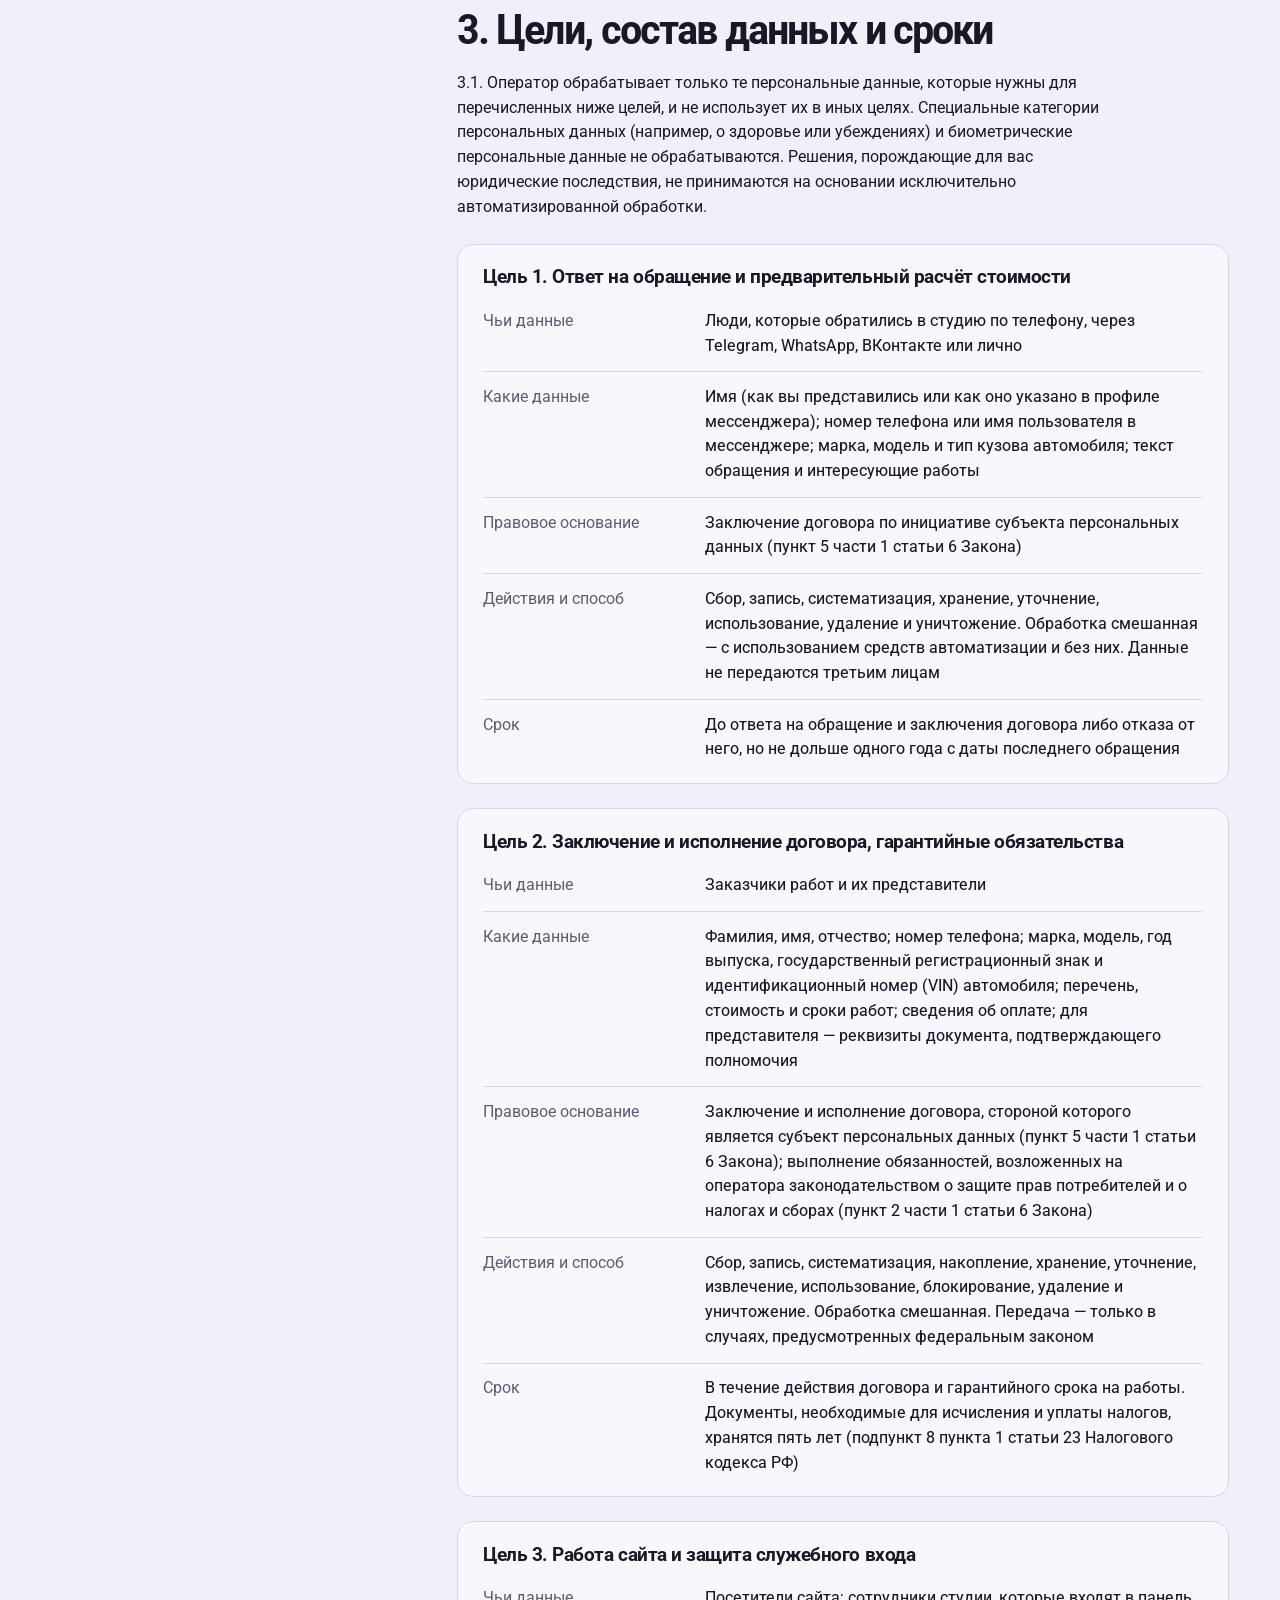
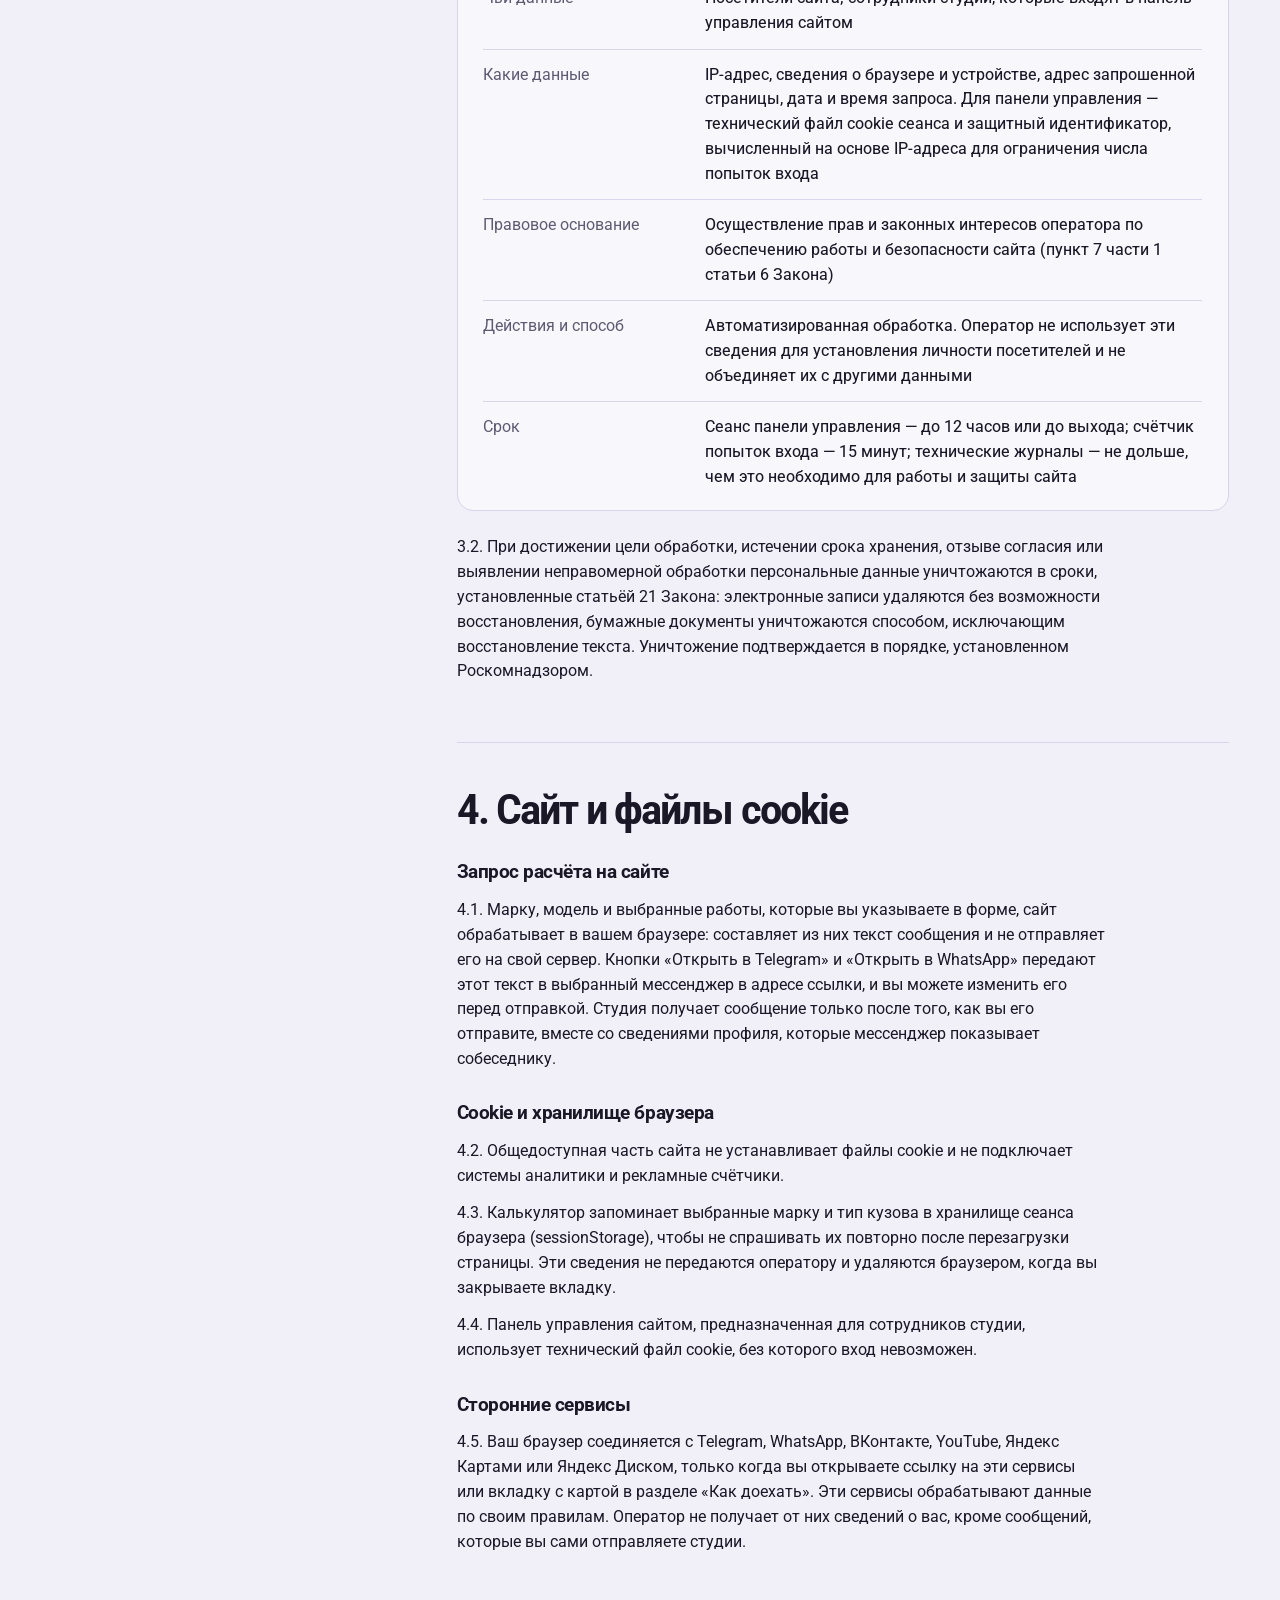
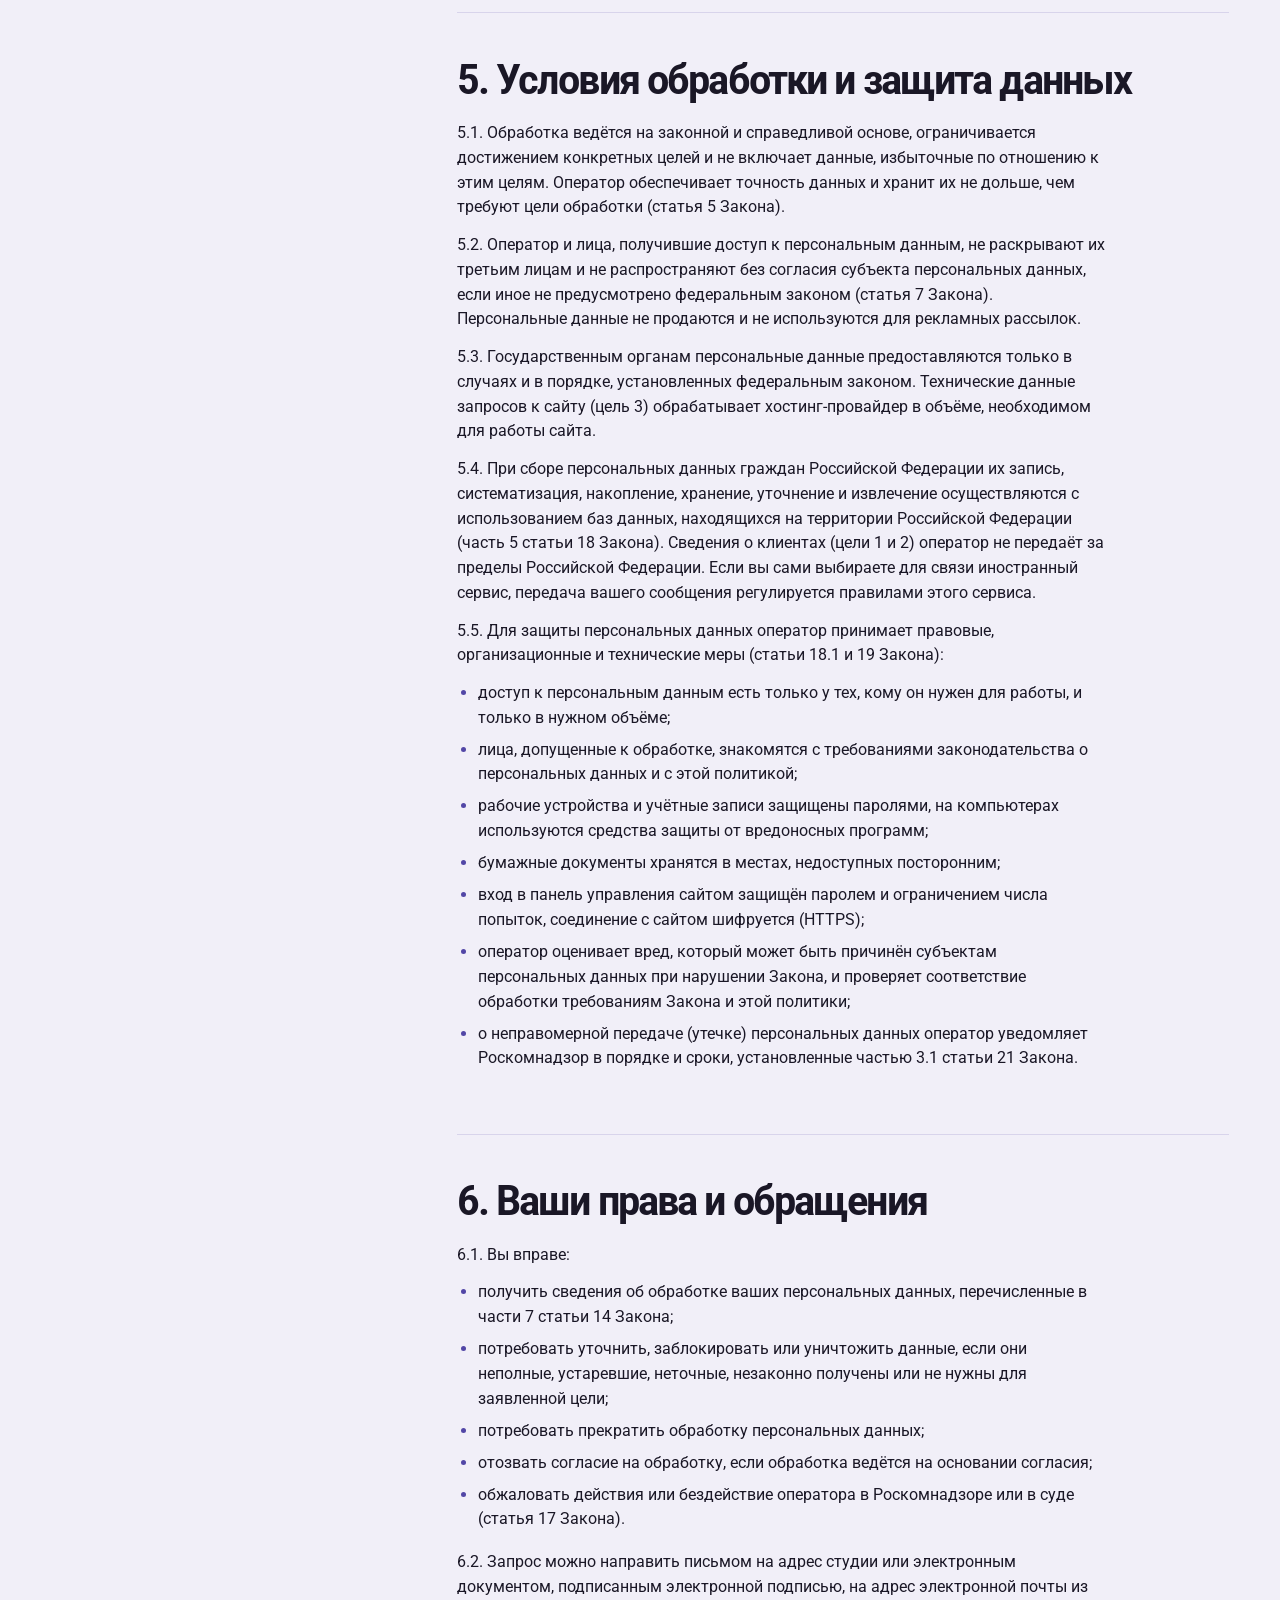
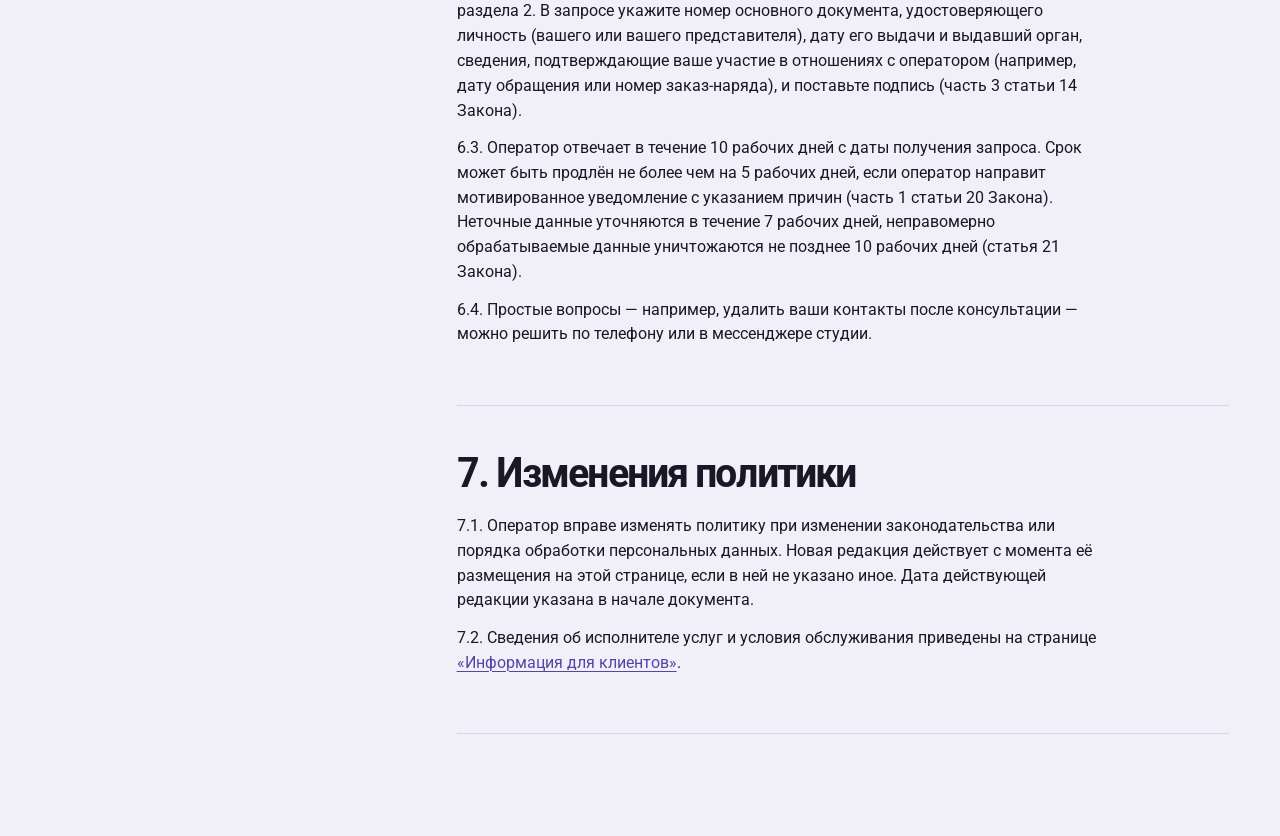
<file: privacy.html>
<!doctype html>
<html lang="ru">
<head>
  <meta name="robots" content="noindex, nofollow">
  <meta charset="utf-8">
  <meta name="viewport" content="width=device-width, initial-scale=1">
  <meta name="theme-color" content="#13111c">
  <link rel="icon" href="v2/brand.svg" type="image/svg+xml">
  <title>Политика обработки персональных данных — Зашумлено</title>
  <meta name="description" content="Политика обработки персональных данных студии «Зашумлено»: какие данные обрабатываются, зачем и как долго, как они защищены и как обратиться к оператору.">
  <link rel="stylesheet" href="assets/fonts/fonts.css?v=7ec71ff7f553">
  <link rel="stylesheet" href="legal.css?v=9689d3ce84c5">
  <script defer src="page-content.js?v=1d37958ba2dd"></script>
  <script defer src="legal.js?v=9e0416a8c6fd" data-demo-worker="demo-sw.js"></script>
</head>
<body class="legal-page">
  <a class="skip" href="#general">Перейти к тексту политики</a>
  <header class="legal-mast">
    <div class="legal-wrap legal-bar">
      <a class="legal-brand-link" data-main href="./">
        <img class="legal-mark" src="assets/mark.webp" width="194" height="176" alt="">
        <img class="custom-brand-mark" hidden alt="" width="52" height="36">
        <span id="legal-brand">Зашумлено</span>
      </a>
      <a class="legal-back" data-main href="./">На сайт</a>
    </div>
  </header>
  <main class="legal-wrap legal-layout">
    <header class="legal-intro">
      <h1 class="legal-title-long">Политика обработки персональных данных<span aria-hidden="true">.</span></h1>
      <p class="legal-edition" data-legal-row="policyDate">Редакция от <span data-legal="policyDate">27.11.2026</span></p>
    </header>
    <div class="legal-columns">
      <nav class="legal-nav" aria-label="Разделы политики">
        <a href="#general">Общие положения</a>
        <a href="#operator">Оператор</a>
        <a href="#purposes">Цели и состав данных</a>
        <a href="#site">Сайт и cookie</a>
        <a href="#conditions">Условия и защита</a>
        <a href="#rights">Ваши права</a>
        <a href="#changes">Изменения</a>
      </nav>
      <div class="legal-copy">
    <section id="general">
      <h2>1. Общие положения</h2>
      <p>1.1. Политика определяет, какие персональные данные обрабатывает оператор, указанный в разделе 2, с какой целью, на каком основании и в течение какого срока, как они защищаются и как реализовать свои права. Документ составлен в соответствии со статьёй 18.1 Федерального закона от 27.07.2006 № 152-ФЗ «О персональных данных» (далее — Закон) и опубликован на сайте для неограниченного доступа.</p>
      <p>1.2. Политика распространяется на персональные данные, которые оператор получает, когда вы пользуетесь этим сайтом, обращаетесь в студию по телефону, в мессенджерах или лично, заключаете договор и получаете услуги.</p>
      <p>1.3. Понятия «персональные данные», «обработка персональных данных», «оператор» и другие используются в значениях, установленных статьёй 3 Закона.</p>
      <p>1.4. На сайте нет регистрации, личных кабинетов клиентов, приёма оплаты, рекламных счётчиков и систем веб-аналитики. Форма запроса расчёта не отправляет данные на сервер сайта — подробнее в разделе 4.</p>
    </section>

    <section id="operator">
      <h2>2. Оператор</h2>
      <dl>
        <div data-legal-row="name"><dt>Оператор</dt><dd data-legal="name">ИП Шабалин Никита Ильич</dd></div>
        <div data-legal-row="inn"><dt>ИНН</dt><dd data-legal="inn">773715440908</dd></div>
        <div data-legal-row="registrationNumber"><dt data-legal="registrationLabel">ОГРНИП</dt><dd data-legal="registrationNumber">324710000077721</dd></div>
        <div data-legal-row="address"><dt>Адрес студии</dt><dd data-legal="address">Москва, Варшавское шоссе, 152А. Подземный паркинг, этаж −1.</dd></div>
        <div data-legal-row="phone"><dt>Телефон</dt><dd><a data-legal="phone" href="tel:+79100057705">+7 910 005-77-05</a></dd></div>
        <div data-legal-row="email"><dt>Электронная почта для обращений</dt><dd><a data-legal="email" href="mailto:arkanin5x5@gmail.com">arkanin5x5@gmail.com</a></dd></div>
      </dl>
      <p>2.1. Обработку персональных данных организует лично индивидуальный предприниматель. По вопросам обработки ваших данных можно обратиться по контактам выше.</p>
    </section>

    <section id="purposes">
      <h2>3. Цели, состав данных и сроки</h2>
      <p>3.1. Оператор обрабатывает только те персональные данные, которые нужны для перечисленных ниже целей, и не использует их в иных целях. Специальные категории персональных данных (например, о здоровье или убеждениях) и биометрические персональные данные не обрабатываются. Решения, порождающие для вас юридические последствия, не принимаются на основании исключительно автоматизированной обработки.</p>

      <article class="legal-purpose" aria-labelledby="purpose-request">
        <h3 id="purpose-request">Цель 1. Ответ на обращение и предварительный расчёт стоимости</h3>
        <dl>
          <div><dt>Чьи данные</dt><dd>Люди, которые обратились в студию по телефону, через Telegram, WhatsApp, ВКонтакте или лично</dd></div>
          <div><dt>Какие данные</dt><dd>Имя (как вы представились или как оно указано в профиле мессенджера); номер телефона или имя пользователя в мессенджере; марка, модель и тип кузова автомобиля; текст обращения и интересующие работы</dd></div>
          <div><dt>Правовое основание</dt><dd>Заключение договора по инициативе субъекта персональных данных (пункт 5 части 1 статьи 6 Закона)</dd></div>
          <div><dt>Действия и способ</dt><dd>Сбор, запись, систематизация, хранение, уточнение, использование, удаление и уничтожение. Обработка смешанная — с использованием средств автоматизации и без них. Данные не передаются третьим лицам</dd></div>
          <div><dt>Срок</dt><dd>До ответа на обращение и заключения договора либо отказа от него, но не дольше одного года с даты последнего обращения</dd></div>
        </dl>
      </article>

      <article class="legal-purpose" aria-labelledby="purpose-contract">
        <h3 id="purpose-contract">Цель 2. Заключение и исполнение договора, гарантийные обязательства</h3>
        <dl>
          <div><dt>Чьи данные</dt><dd>Заказчики работ и их представители</dd></div>
          <div><dt>Какие данные</dt><dd>Фамилия, имя, отчество; номер телефона; марка, модель, год выпуска, государственный регистрационный знак и идентификационный номер (VIN) автомобиля; перечень, стоимость и сроки работ; сведения об оплате; для представителя — реквизиты документа, подтверждающего полномочия</dd></div>
          <div><dt>Правовое основание</dt><dd>Заключение и исполнение договора, стороной которого является субъект персональных данных (пункт 5 части 1 статьи 6 Закона); выполнение обязанностей, возложенных на оператора законодательством о защите прав потребителей и о налогах и сборах (пункт 2 части 1 статьи 6 Закона)</dd></div>
          <div><dt>Действия и способ</dt><dd>Сбор, запись, систематизация, накопление, хранение, уточнение, извлечение, использование, блокирование, удаление и уничтожение. Обработка смешанная. Передача — только в случаях, предусмотренных федеральным законом</dd></div>
          <div><dt>Срок</dt><dd>В течение действия договора и гарантийного срока на работы. Документы, необходимые для исчисления и уплаты налогов, хранятся пять лет (подпункт 8 пункта 1 статьи 23 Налогового кодекса РФ)</dd></div>
        </dl>
      </article>

      <article class="legal-purpose" aria-labelledby="purpose-site">
        <h3 id="purpose-site">Цель 3. Работа сайта и защита служебного входа</h3>
        <dl>
          <div><dt>Чьи данные</dt><dd>Посетители сайта; сотрудники студии, которые входят в панель управления сайтом</dd></div>
          <div><dt>Какие данные</dt><dd>IP-адрес, сведения о браузере и устройстве, адрес запрошенной страницы, дата и время запроса. Для панели управления — технический файл cookie сеанса и защитный идентификатор, вычисленный на основе IP-адреса для ограничения числа попыток входа</dd></div>
          <div><dt>Правовое основание</dt><dd>Осуществление прав и законных интересов оператора по обеспечению работы и безопасности сайта (пункт 7 части 1 статьи 6 Закона)</dd></div>
          <div><dt>Действия и способ</dt><dd>Автоматизированная обработка. Оператор не использует эти сведения для установления личности посетителей и не объединяет их с другими данными</dd></div>
          <div><dt>Срок</dt><dd>Сеанс панели управления — до 12 часов или до выхода; счётчик попыток входа — 15 минут; технические журналы — не дольше, чем это необходимо для работы и защиты сайта</dd></div>
        </dl>
      </article>

      <p>3.2. При достижении цели обработки, истечении срока хранения, отзыве согласия или выявлении неправомерной обработки персональные данные уничтожаются в сроки, установленные статьёй 21 Закона: электронные записи удаляются без возможности восстановления, бумажные документы уничтожаются способом, исключающим восстановление текста. Уничтожение подтверждается в порядке, установленном Роскомнадзором.</p>
    </section>

    <section id="site">
      <h2>4. Сайт и файлы cookie</h2>
      <h3 id="request-form">Запрос расчёта на сайте</h3>
      <p>4.1. Марку, модель и выбранные работы, которые вы указываете в форме, сайт обрабатывает в вашем браузере: составляет из них текст сообщения и не отправляет его на свой сервер. Кнопки «Открыть в Telegram» и «Открыть в WhatsApp» передают этот текст в выбранный мессенджер в адресе ссылки, и вы можете изменить его перед отправкой. Студия получает сообщение только после того, как вы его отправите, вместе со сведениями профиля, которые мессенджер показывает собеседнику.</p>
      <h3>Cookie и хранилище браузера</h3>
      <p>4.2. Общедоступная часть сайта не устанавливает файлы cookie и не подключает системы аналитики и рекламные счётчики.</p>
      <p>4.3. Калькулятор запоминает выбранные марку и тип кузова в хранилище сеанса браузера (sessionStorage), чтобы не спрашивать их повторно после перезагрузки страницы. Эти сведения не передаются оператору и удаляются браузером, когда вы закрываете вкладку.</p>
      <p>4.4. Панель управления сайтом, предназначенная для сотрудников студии, использует технический файл cookie, без которого вход невозможен.</p>
      <h3>Сторонние сервисы</h3>
      <p>4.5. Ваш браузер соединяется с Telegram, WhatsApp, ВКонтакте, YouTube, Яндекс Картами или Яндекс Диском, только когда вы открываете ссылку на эти сервисы или вкладку с картой в разделе «Как доехать». Эти сервисы обрабатывают данные по своим правилам. Оператор не получает от них сведений о вас, кроме сообщений, которые вы сами отправляете студии.</p>
    </section>

    <section id="conditions">
      <h2>5. Условия обработки и защита данных</h2>
      <p>5.1. Обработка ведётся на законной и справедливой основе, ограничивается достижением конкретных целей и не включает данные, избыточные по отношению к этим целям. Оператор обеспечивает точность данных и хранит их не дольше, чем требуют цели обработки (статья 5 Закона).</p>
      <p>5.2. Оператор и лица, получившие доступ к персональным данным, не раскрывают их третьим лицам и не распространяют без согласия субъекта персональных данных, если иное не предусмотрено федеральным законом (статья 7 Закона). Персональные данные не продаются и не используются для рекламных рассылок.</p>
      <p>5.3. Государственным органам персональные данные предоставляются только в случаях и в порядке, установленных федеральным законом. Технические данные запросов к сайту (цель 3) обрабатывает хостинг-провайдер в объёме, необходимом для работы сайта.</p>
      <p>5.4. При сборе персональных данных граждан Российской Федерации их запись, систематизация, накопление, хранение, уточнение и извлечение осуществляются с использованием баз данных, находящихся на территории Российской Федерации (часть 5 статьи 18 Закона). Сведения о клиентах (цели 1 и 2) оператор не передаёт за пределы Российской Федерации. Если вы сами выбираете для связи иностранный сервис, передача вашего сообщения регулируется правилами этого сервиса.</p>
      <p>5.5. Для защиты персональных данных оператор принимает правовые, организационные и технические меры (статьи 18.1 и 19 Закона):</p>
      <ul>
        <li>доступ к персональным данным есть только у тех, кому он нужен для работы, и только в нужном объёме;</li>
        <li>лица, допущенные к обработке, знакомятся с требованиями законодательства о персональных данных и с этой политикой;</li>
        <li>рабочие устройства и учётные записи защищены паролями, на компьютерах используются средства защиты от вредоносных программ;</li>
        <li>бумажные документы хранятся в местах, недоступных посторонним;</li>
        <li>вход в панель управления сайтом защищён паролем и ограничением числа попыток, соединение с сайтом шифруется (HTTPS);</li>
        <li>оператор оценивает вред, который может быть причинён субъектам персональных данных при нарушении Закона, и проверяет соответствие обработки требованиям Закона и этой политики;</li>
        <li>о неправомерной передаче (утечке) персональных данных оператор уведомляет Роскомнадзор в порядке и сроки, установленные частью 3.1 статьи 21 Закона.</li>
      </ul>
    </section>

    <section id="rights">
      <h2>6. Ваши права и обращения</h2>
      <p>6.1. Вы вправе:</p>
      <ul>
        <li>получить сведения об обработке ваших персональных данных, перечисленные в части 7 статьи 14 Закона;</li>
        <li>потребовать уточнить, заблокировать или уничтожить данные, если они неполные, устаревшие, неточные, незаконно получены или не нужны для заявленной цели;</li>
        <li>потребовать прекратить обработку персональных данных;</li>
        <li>отозвать согласие на обработку, если обработка ведётся на основании согласия;</li>
        <li>обжаловать действия или бездействие оператора в Роскомнадзоре или в суде (статья 17 Закона).</li>
      </ul>
      <p>6.2. Запрос можно направить письмом на адрес студии или электронным документом, подписанным электронной подписью, на адрес электронной почты из раздела 2. В запросе укажите номер основного документа, удостоверяющего личность (вашего или вашего представителя), дату его выдачи и выдавший орган, сведения, подтверждающие ваше участие в отношениях с оператором (например, дату обращения или номер заказ-наряда), и поставьте подпись (часть 3 статьи 14 Закона).</p>
      <p>6.3. Оператор отвечает в течение 10 рабочих дней с даты получения запроса. Срок может быть продлён не более чем на 5 рабочих дней, если оператор направит мотивированное уведомление с указанием причин (часть 1 статьи 20 Закона). Неточные данные уточняются в течение 7 рабочих дней, неправомерно обрабатываемые данные уничтожаются не позднее 10 рабочих дней (статья 21 Закона).</p>
      <p>6.4. Простые вопросы — например, удалить ваши контакты после консультации — можно решить по телефону или в мессенджере студии.</p>
    </section>

    <section id="changes">
      <h2>7. Изменения политики</h2>
      <p>7.1. Оператор вправе изменять политику при изменении законодательства или порядка обработки персональных данных. Новая редакция действует с момента её размещения на этой странице, если в ней не указано иное. Дата действующей редакции указана в начале документа.</p>
      <p>7.2. Сведения об исполнителе услуг и условия обслуживания приведены на странице <a href="legal.html">«Информация для клиентов»</a>.</p>
      <div id="operator-policy" hidden><h3>Дополнительные положения</h3><p></p></div>
    </section>
      </div>
    </div>
  </main>
</body>
</html>
</file>
<file: assets/fonts/fonts.css>
@font-face {
  font-family: 'Roboto';
  font-style: normal;
  font-weight: 100 900;
  font-stretch: 75% 100%;
  font-display: swap;
  src: url(roboto-cyrillic.woff2) format('woff2');
  unicode-range: U+0301, U+0400-045F, U+0490-0491, U+04B0-04B1, U+2116;
}
@font-face {
  font-family: 'Roboto';
  font-style: normal;
  font-weight: 100 900;
  font-stretch: 75% 100%;
  font-display: swap;
  src: url(roboto-latin.woff2) format('woff2');
  unicode-range: U+0000-00FF, U+0131, U+0152-0153, U+02BB-02BC, U+02C6, U+02DA, U+02DC, U+0304, U+0308, U+0329, U+2000-206F, U+20AC, U+2122, U+2191, U+2193, U+2212, U+2215, U+FEFF, U+FFFD;
}
</file>
<file: v2/site.css>
:root {
  /* Studio palette (from the logo). The cabinet overrides the six base colors. */
  --accent: #bcb9d9;
  --accent-dark: #5246a6;
  --accent-alt: #0a97c7;
  --spark: #d81b7a;
  --sun: #eeb616;
  --night: #13111c;
  --paper: #f1eff8;
  --ink: #1a1726;
  --muted: #5e5a72;
  --white: #fff;
  --on-dark: #f6f5fa;
  /* Derived tones keep every surface in step with the chosen palette. */
  --dark: var(--night);
  --night-deep: color-mix(in srgb, var(--night) 80%, black);
  --night-2: color-mix(in srgb, var(--accent) 7%, var(--night));
  --night-3: color-mix(in srgb, var(--accent) 14%, var(--night));
  --line-dark: color-mix(in srgb, var(--accent) 26%, var(--night));
  --line-dark-strong: color-mix(in srgb, var(--accent) 45%, var(--night));
  --muted-on-dark: color-mix(in srgb, var(--accent) 55%, var(--on-dark));
  --rule: color-mix(in srgb, var(--accent-dark) 16%, var(--paper));
  --paper-2: color-mix(in srgb, var(--accent) 22%, var(--paper));
  --paper-3: color-mix(in srgb, var(--accent) 40%, var(--paper));
  --on-accent: var(--night);
  --gutter: clamp(1.2rem, 5.35vw, 6.25rem);
  --measure: 91rem;
  color: var(--ink);
  background: var(--paper);
  font-family: Roboto, Arial, sans-serif;
  -webkit-text-size-adjust: 100%;
  text-size-adjust: 100%;
}
*, *::before, *::after { box-sizing: border-box; }
html { scroll-behavior: smooth; }
body { margin: 0; line-height: 1.5; }
h1,h2,h3,p,figure { margin: 0; }
button,input,select,textarea { font: inherit; }
button { cursor: pointer; }
img,svg,video { max-width: 100%; }
img { height: auto; }
a { color: inherit; text-underline-offset: .23em; }
[hidden] { display: none !important; }
::selection { background: var(--accent); color: var(--ink); }
:focus-visible { outline: 3px solid var(--accent-dark); outline-offset: 4px; }
.site-head :focus-visible,.cover :focus-visible,.services-section :focus-visible,.brief-section :focus-visible,.footer :focus-visible { outline-color: var(--accent); }
.wrap { width: min(var(--measure), calc(100% - 2 * var(--gutter))); margin-inline: auto; }
.skip { position: fixed; z-index: 300; top: .5rem; left: 1rem; padding: .6rem 1rem; background: #fff; transform: translateY(-180%); }
.skip:focus { transform: none; }
.site-notice { background: var(--paper-3); color: var(--ink); padding: .55rem var(--gutter); display: flex; flex-wrap: wrap; justify-content: center; gap: .4rem 1rem; font-size: .9rem; }
.site-notice a { font-weight: 700; }
/* The published content did not load (the notice above says so): sections drawn from it step aside together with
   the links to them, so the page is not a row of bare headings. The phone, Telegram and the address stay. */
.content-failed :is(#calculator, #layers, #works, #prices, #services),
.content-failed a:is([href="#calculator"], [href="#layers"], [href="#works"], [href="#prices"], [href="#services"]) { display: none; }
.site-head { position: relative; background: var(--night-deep); color: var(--on-dark); border-bottom: 1px solid var(--line-dark); z-index: 20; }
.head-row { min-height: 4.8rem; display: flex; align-items: center; justify-content: space-between; gap: 1rem; }
.wordmark { display: inline-flex; flex: none; align-items: center; gap: .46rem; min-height: 2.75rem; text-decoration: none; }
/* The studio emblem is not square: the height is fixed, the width follows the picture. A logo from the cabinet fits the same place. */
.wordmark img { width: auto; max-width: 3.6rem; height: 3.25rem; object-fit: contain; }
.wordmark [data-brand-name] { font-size: clamp(1.18rem, 1.7vw, 1.55rem); line-height: 1; font-weight: 880; font-stretch: 80%; font-style: italic; letter-spacing: -.035em; color: color-mix(in srgb, var(--accent-alt) 78%, white); }
.topnav, .foot-row nav { display: flex; align-items: center; }
.topnav { gap: clamp(1rem,2.6vw,3rem); }
.topnav a, .head-contact { font-size: .9375rem; font-weight: 635; text-decoration: none; }
.topnav a { display: inline-flex; align-items: center; min-height: 44px; color: color-mix(in srgb, var(--on-dark) 82%, var(--accent)); }
.head-contact, .hero-primary { display: inline-flex; align-items: center; justify-content: center; gap: .6rem; background: var(--ink); color: #fff; padding: .7rem 1.15rem; border-radius: .2rem; min-height: 44px; }
.head-contact { white-space: nowrap; background: transparent; color: var(--on-dark); border: 1px solid var(--line-dark-strong); }
.head-contact svg { color: var(--accent); }
.menu-toggle { display: none; width: 44px; height: 44px; background: none; border: 0; color: var(--on-dark); }
.menu-toggle span { display: block; width: 22px; height: 2px; background: currentColor; transition: transform .2s; }
.cover { position: relative; isolation: isolate; overflow: hidden; color: var(--on-dark); background: var(--night-deep); }
.cover-picture, .cover-picture img { position: absolute; inset: 0; width: 100%; height: 100%; display: block; }
.cover-picture { z-index: -2; }
.cover-picture img { object-fit: cover; object-position: 61% 48%; }
.cover::before { content: ''; position: absolute; inset: 0; z-index: -1; pointer-events: none; background: linear-gradient(90deg,color-mix(in srgb, var(--night-deep) 76%, transparent),color-mix(in srgb, var(--night-deep) 44%, transparent) 30%,transparent 61%); }
.cover-inner { min-height: clamp(34rem,43.3vw,46rem); display: flex; align-items: center; padding-block: clamp(3.2rem,5.2vw,6.5rem); }
.cover-copy { width: min(43.5%, 42rem); }
.cover-kicker,.eyebrow { font-weight: 720; font-size: .8125rem; line-height: 1.4; text-transform: uppercase; letter-spacing: .1em; }
.cover-kicker { display: flex; flex-wrap: wrap; align-items: center; gap: .55rem; margin-bottom: clamp(1.15rem,1.8vw,2rem); color: var(--accent); }
.racing-stripes { width: 1.3rem; height: .72rem; background: repeating-linear-gradient(112deg,transparent 0 2px,currentColor 2px 5px,transparent 5px 7px); }
.cover h1 { font-weight: 840; font-stretch: 84%; font-size: clamp(4.6rem,7.65vw,7.85rem); letter-spacing: -.071em; line-height: .89; }
.cover h1 .hero-line { display: block; max-width: 100%; }
.cover h1 br { display: none; }
.cover h1 .hero-line:last-child { color: var(--accent); font-weight: 640; font-style: italic; letter-spacing: -.066em; }
.cover-copy > p { max-width: 26rem; font-size: clamp(1rem,1.23vw,1.22rem); line-height: 1.45; margin-block: 1.6rem 0; color: color-mix(in srgb, var(--on-dark) 86%, var(--accent)); }
.cover-actions { display: flex; flex-wrap: wrap; align-items: center; gap: .65rem 1.4rem; margin-top: 1.9rem; }
.hero-primary { color: var(--on-accent); background: var(--accent); padding: .9rem 1.45rem; min-height: 50px; font-weight: 710; text-decoration: none; }
.hero-secondary { color: white; font-weight: 620; min-height: 44px; display: inline-flex; align-items: center; text-decoration-thickness: 1px; text-decoration-color: #ffffffa6; text-underline-offset: .31em; }
.content-section { padding-block: clamp(4rem,7.1vw,7.25rem); }
.section-intro { display: flex; align-items: end; justify-content: space-between; gap: 2rem; margin-bottom: clamp(1.8rem,3.6vw,3.8rem); }
.section-intro h2, .visit-title { max-width: 16ch; font-weight: 750; font-stretch: 88%; letter-spacing: -.065em; line-height: .99; font-size: clamp(2.8rem,5.4vw,6rem); }
.eyebrow { color: var(--accent-dark); margin-bottom: .85rem; }
.section-intro > p, .intro-aside { color: var(--muted); max-width: 28rem; font-size: clamp(1rem,1.12vw,1.15rem); }
.intro-aside a { display: inline-flex; align-items: center; min-height: 44px; color: var(--accent-dark); font-size: .96rem; font-weight: 670; }
.intro-aside p:empty, [data-section-desc]:empty, [data-section-kicker]:empty { display: none; }
.v2-paper,#works,#studio { background: var(--paper); }
.estimate-section,.services-section,.brief-section { background: var(--dark); color: var(--on-dark); }
/* Until the calculator draws itself its place is held: otherwise the next section shows up right under the cover
   on a tall screen and jumps away a moment later. */
@media (scripting: enabled) {
  html:not(.content-failed) .estimate-section [data-estimate]:empty { min-height: 100vh; min-height: 100svh; }
}
/* What waits in the held place: outlines of the heading, of the car and zone tiles and of the estimate card, roughly where
   the calculator puts them. CSS alone: the element stays :empty, and the drawing never changes the height of the place.
   --wait-h is the heading size, --wait-top is where the two columns start, --wait-side is the estimate card. */
@media (scripting: enabled) {
  html:not(.content-failed) .estimate-section [data-estimate]:empty {
    --wait-bar: color-mix(in srgb, var(--accent) 19%, var(--night));
    --wait-tile: color-mix(in srgb, var(--accent) 9%, var(--night));
    --wait-h: clamp(2.65rem, 5.25vw, 5.85rem);
    --wait-gap: clamp(1.5rem, 3.5vw, 4rem);
    --wait-side: calc((100% - var(--wait-gap)) * .315);
    --wait-top: calc(2.3rem + var(--wait-h) * 1.96 + clamp(2rem, 4vw, 4rem));
    --wait-zones: 3;
    position: relative;
    overflow: hidden;
    -webkit-mask-image: linear-gradient(#000 calc(100% - 6rem), #0000);
    mask-image: linear-gradient(#000 calc(100% - 6rem), #0000);
    /* The kicker, two lines of the heading, three lines of the note on the right. */
    background:
      linear-gradient(var(--wait-bar) 0 0) 0 .7rem / 8.75rem .6rem no-repeat,
      linear-gradient(var(--wait-bar) 0 0) 0 calc(2.3rem + var(--wait-h) * .15) / min(100%, var(--wait-h) * 5.3) calc(var(--wait-h) * .68) no-repeat,
      linear-gradient(var(--wait-bar) 0 0) 0 calc(2.3rem + var(--wait-h) * 1.13) / min(100%, var(--wait-h) * 6.65) calc(var(--wait-h) * .68) no-repeat,
      linear-gradient(var(--wait-tile) 0 0) right 0 top calc(2.3rem + var(--wait-h) * 1.96 - 4.55rem) / 21.75rem .6rem no-repeat,
      linear-gradient(var(--wait-tile) 0 0) right 1.75rem top calc(2.3rem + var(--wait-h) * 1.96 - 2.95rem) / 20rem .6rem no-repeat,
      linear-gradient(var(--wait-tile) 0 0) right 7.25rem top calc(2.3rem + var(--wait-h) * 1.96 - 1.3rem) / 14.5rem .6rem no-repeat;
  }
  html:not(.content-failed) .estimate-section [data-estimate]:empty::before,
  html:not(.content-failed) .estimate-section [data-estimate]:empty::after { content: ''; position: absolute; top: var(--wait-top); }
  /* The builder: a question, six body types, two fields, a rule, a question, the zone tiles. */
  html:not(.content-failed) .estimate-section [data-estimate]:empty::before {
    left: 0; bottom: 0; width: calc(100% - var(--wait-side) - var(--wait-gap));
    background:
      linear-gradient(var(--wait-bar) 0 0) 0 .45rem / 14.6rem 1rem no-repeat,
      linear-gradient(90deg, var(--wait-tile) calc(100% - .45rem), #0000 0) 0 4.1rem / calc((100% + .45rem) / 6) 5.4rem repeat-x,
      linear-gradient(var(--wait-tile) 0 0) 0 12.25rem / calc((100% - .7rem) * .556) 2.9rem no-repeat,
      linear-gradient(var(--wait-tile) 0 0) 100% 12.25rem / calc((100% - .7rem) * .444) 2.9rem no-repeat,
      linear-gradient(var(--line-dark) 0 0) 0 16.75rem / 100% 1px no-repeat,
      linear-gradient(var(--wait-bar) 0 0) 0 18.55rem / 11rem 1rem no-repeat,
      linear-gradient(90deg, var(--wait-tile) calc(100% - .75rem), #0000 0) 0 21.6rem / calc((100% + .75rem) / var(--wait-zones)) 13.4rem repeat-x,
      linear-gradient(90deg, var(--wait-tile) calc(100% - .75rem), #0000 0) 0 35.75rem / calc((100% + .75rem) / var(--wait-zones)) 13.4rem repeat-x;
  }
  /* The estimate card. */
  html:not(.content-failed) .estimate-section [data-estimate]:empty::after {
    right: 0; width: var(--wait-side); height: 27.5rem; border-radius: .4rem;
    background: color-mix(in srgb, var(--accent) 62%, var(--paper)); opacity: .17;
  }
  @media (max-width: 66rem) {
    html:not(.content-failed) .estimate-section [data-estimate]:empty { --wait-gap: 1.5rem; --wait-side: calc((100% - var(--wait-gap)) * .37); }
    /* Body types in two rows of three; smaller zone tiles. */
    html:not(.content-failed) .estimate-section [data-estimate]:empty::before {
      background:
        linear-gradient(var(--wait-bar) 0 0) 0 .3rem / 11.6rem .95rem no-repeat,
        linear-gradient(90deg, var(--wait-tile) calc(100% - .45rem), #0000 0) 0 5.5rem / calc((100% + .45rem) / 3) 5.4rem repeat-x,
        linear-gradient(90deg, var(--wait-tile) calc(100% - .45rem), #0000 0) 0 11.4rem / calc((100% + .45rem) / 3) 5.4rem repeat-x,
        linear-gradient(var(--wait-tile) 0 0) 0 19.5rem / calc((100% - .7rem) * .556) 2.9rem no-repeat,
        linear-gradient(var(--wait-tile) 0 0) 100% 19.5rem / calc((100% - .7rem) * .444) 2.9rem no-repeat,
        linear-gradient(var(--line-dark) 0 0) 0 24rem / 100% 1px no-repeat,
        linear-gradient(var(--wait-bar) 0 0) 0 25.8rem / 9.5rem .95rem no-repeat,
        linear-gradient(90deg, var(--wait-tile) calc(100% - .5rem), #0000 0) 0 28.8rem / calc((100% + .5rem) / var(--wait-zones)) 9.8rem repeat-x,
        linear-gradient(90deg, var(--wait-tile) calc(100% - .5rem), #0000 0) 0 39.1rem / calc((100% + .5rem) / var(--wait-zones)) 9.8rem repeat-x,
        linear-gradient(90deg, var(--wait-tile) calc(100% - .5rem), #0000 0) 0 49.4rem / calc((100% + .5rem) / var(--wait-zones)) 9.8rem repeat-x;
    }
    html:not(.content-failed) .estimate-section [data-estimate]:empty::after { height: 25.5rem; }
  }
  @media (max-width: 57rem) {
    /* The note moves under the heading, which fits one line. */
    html:not(.content-failed) .estimate-section [data-estimate]:empty {
      --wait-gap: 1.1rem; --wait-side: calc((100% - var(--wait-gap)) * .422); --wait-zones: 2;
      --wait-top: calc(2.3rem + var(--wait-h) * .98 + 6.1rem);
      background:
        linear-gradient(var(--wait-bar) 0 0) 0 .7rem / 8.75rem .6rem no-repeat,
        linear-gradient(var(--wait-bar) 0 0) 0 calc(2.3rem + var(--wait-h) * .15) / min(100%, var(--wait-h) * 12.1) calc(var(--wait-h) * .68) no-repeat,
        linear-gradient(var(--wait-tile) 0 0) 0 calc(3.75rem + var(--wait-h) * .98) / min(100%, 45rem) .6rem no-repeat,
        linear-gradient(var(--wait-tile) 0 0) 0 calc(5.3rem + var(--wait-h) * .98) / min(72%, 32rem) .6rem no-repeat;
    }
  }
  @media (max-width: 44rem) {
    /* One column: the estimate card is far below the first screen. Two lines of the heading, three of the note. */
    html:not(.content-failed) .estimate-section [data-estimate]:empty {
      --wait-h: clamp(2.5rem, 9.6vw, 3.8rem); --wait-gap: 0rem; --wait-side: 0rem;
      --wait-top: calc(2.3rem + var(--wait-h) * 1.96 + 7.65rem);
      background:
        linear-gradient(var(--wait-bar) 0 0) 0 .7rem / 8.75rem .6rem no-repeat,
        linear-gradient(var(--wait-bar) 0 0) 0 calc(2.3rem + var(--wait-h) * .15) / min(100%, var(--wait-h) * 5.75) calc(var(--wait-h) * .68) no-repeat,
        linear-gradient(var(--wait-bar) 0 0) 0 calc(2.3rem + var(--wait-h) * 1.13) / min(100%, var(--wait-h) * 6.7) calc(var(--wait-h) * .68) no-repeat,
        linear-gradient(var(--wait-tile) 0 0) 0 calc(3.75rem + var(--wait-h) * 1.96) / 100% .6rem no-repeat,
        linear-gradient(var(--wait-tile) 0 0) 0 calc(5.3rem + var(--wait-h) * 1.96) / 100% .6rem no-repeat,
        linear-gradient(var(--wait-tile) 0 0) 0 calc(6.85rem + var(--wait-h) * 1.96) / 70% .6rem no-repeat;
    }
    html:not(.content-failed) .estimate-section [data-estimate]:empty::before {
      background:
        linear-gradient(var(--wait-bar) 0 0) 0 .3rem / 11.6rem .95rem no-repeat,
        linear-gradient(var(--wait-tile) 0 0) 0 2.2rem / 100% .55rem no-repeat,
        linear-gradient(var(--wait-tile) 0 0) 0 3.55rem / 62% .55rem no-repeat,
        linear-gradient(90deg, var(--wait-tile) calc(100% - .45rem), #0000 0) 0 5.5rem / calc((100% + .45rem) / 3) 4.9rem repeat-x,
        linear-gradient(90deg, var(--wait-tile) calc(100% - .45rem), #0000 0) 0 10.8rem / calc((100% + .45rem) / 3) 4.9rem repeat-x,
        linear-gradient(var(--wait-tile) 0 0) 0 18.4rem / 100% 2.9rem no-repeat,
        linear-gradient(var(--wait-tile) 0 0) 0 23.7rem / 100% 2.9rem no-repeat,
        linear-gradient(var(--line-dark) 0 0) 0 28.2rem / 100% 1px no-repeat,
        linear-gradient(var(--wait-bar) 0 0) 0 30rem / 9.5rem .95rem no-repeat,
        linear-gradient(90deg, var(--wait-tile) calc(100% - .5rem), #0000 0) 0 33rem / calc((100% + .5rem) / 2) 9rem repeat-x,
        linear-gradient(90deg, var(--wait-tile) calc(100% - .5rem), #0000 0) 0 42.5rem / calc((100% + .5rem) / 2) 9rem repeat-x;
    }
    html:not(.content-failed) .estimate-section [data-estimate]:empty::after { display: none; }
  }
  @media (prefers-reduced-motion: no-preference) {
    html:not(.content-failed) .estimate-section [data-estimate]:empty { animation: estimate-wait 1.5s ease-in-out infinite alternate; }
    @keyframes estimate-wait { from { opacity: 1; } to { opacity: .55; } }
  }
}
.services-section .eyebrow,.brief-section .eyebrow { color: var(--accent); }
.services-section .section-intro > p,.brief-intro > p { color: var(--muted-on-dark); }
.brief-layout { display: grid; grid-template-columns: minmax(0,.86fr) minmax(0,1.14fr); gap: clamp(2rem,7.3vw,9rem); align-items: start; }
.brief-intro { display: block; margin-bottom: 0; }
.brief-intro h2 { max-width: 11ch; }
.brief-intro > p { margin-top: 1.35rem; max-width: 26rem; }
.brief-contact { display: grid; justify-items: start; gap: .25rem; margin-top: clamp(1.4rem,3.5vw,3.6rem); }
.brief-contact a { display: inline-flex; align-items: center; min-height: 44px; font-weight: 700; font-size: clamp(1.35rem,2.1vw,2.2rem); letter-spacing: -.035em; text-decoration: none; }
.brief-contact span { color: var(--muted-on-dark); }
.footer { background: var(--night-deep); color: var(--on-dark); }
.foot-row { padding-block: 1.8rem; display: flex; align-items: center; justify-content: space-between; gap: 1.5rem; }
.foot-row nav { flex-wrap: wrap; gap: .5rem 1.7rem; }
.foot-row nav a { display: inline-flex; align-items: center; min-height: 2.75rem; font-size: .93rem; text-decoration: none; color: color-mix(in srgb, var(--on-dark) 88%, var(--accent)); }
.foot-brand { display: grid; gap: .45rem; }
.foot-tagline { color: var(--muted-on-dark); font-size: .78rem; font-weight: 700; font-stretch: 80%; letter-spacing: .16em; text-transform: uppercase; }
.foot-tagline:empty { display: none; }
/* Requisites and the privacy policy under the footer: who provides the services and how data is handled. */
.foot-legal { display: flex; flex-wrap: wrap; align-items: center; justify-content: space-between; gap: 0 1.5rem; padding-block: .35rem .9rem;
  border-top: 1px solid color-mix(in srgb, var(--on-dark) 12%, transparent); font-size: .82rem; color: var(--muted-on-dark); }
.foot-legal p { margin: 0; padding-block: .55rem; }
.foot-legal a { display: inline-flex; align-items: center; min-height: 2.75rem; color: color-mix(in srgb, var(--on-dark) 88%, var(--accent)); text-underline-offset: .2em; }
.no-script { padding-block: 1.5rem; }
.visually-hidden,.sr-only { position: absolute; width: 1px; height: 1px; padding: 0; margin: -1px; overflow: hidden; clip-path: inset(50%); white-space: nowrap; border: 0; }
@media (hover:hover) {
  .topnav a:hover, .brief-contact a:hover { color: var(--accent); }
  .head-contact:hover { background: var(--night-3); border-color: var(--accent); }
  .hero-primary:hover { background: color-mix(in srgb, var(--accent), white 22%); }
  .hero-secondary:hover, .foot-row nav a:hover { text-decoration: underline; }
}
/* Right above the menu breakpoint the full navigation leaves no spare room: the emblem keeps the width of the former mark. */
@media (min-width: 58.01rem) and (max-width: 60rem) { .head-row .wordmark img { max-width: 2.5rem; height: 2.25rem; } }
@media (max-width: 58rem) {
  .head-row { min-height: 4.2rem; gap: .7rem; }
  .head-contact { margin-left: auto; }
  .menu-toggle { display: inline-flex; flex-direction: column; justify-content: center; align-items: center; gap: 6px; }
  .head-row:has(.topnav:empty) .menu-toggle { display: none; }
  .menu-toggle[aria-expanded=true] span:first-child { transform: translateY(4px) rotate(45deg); }
  .menu-toggle[aria-expanded=true] span:last-child { transform: translateY(-4px) rotate(-45deg); }
  .topnav { display: none; position: absolute; inset: 100% 0 auto; padding: .8rem var(--gutter) 1rem; background: var(--night-deep); border-top: 1px solid var(--line-dark); box-shadow: 0 16px 16px color-mix(in srgb, var(--night-deep) 30%, transparent); }
  .site-head.menu-open .topnav:not(:empty) { display: grid; gap: .1rem; }
  .cover-inner { min-height: 32rem; }
  .cover-copy { width: 55%; }
  .cover h1 { font-size: clamp(4.35rem,8.1vw,5.4rem); }
  .cover-picture img { object-position: 52% 50%; }
  .cover::before { background: linear-gradient(90deg,color-mix(in srgb, var(--night-deep) 79%, transparent),transparent 78%); }
  .cover-copy > p { max-width: 23rem; }
  .section-intro { align-items: start; }
  .section-intro > p { max-width: 21rem; }
  .brief-layout { gap: 2.2rem; }
}
@media (max-width: 680px) {
  :root { --gutter: clamp(1.1rem,5.4vw,2.1rem); }
  .wordmark [data-brand-name] { font-size: 1.33rem; }
  .wordmark img { height: 2.75rem; }
  .head-row { min-height: 3.65rem; }
  .head-contact { padding: .4rem; color: var(--accent); background: transparent; min-width: 44px; border-color: transparent; }
  .head-contact svg { width: 22px; height: 22px; }
  .head-contact [data-telegram-label] { position: absolute; width: 1px; height: 1px; overflow: hidden; clip-path: inset(50%); }
  .cover-inner { align-items: flex-start; min-height: clamp(35rem,133vw,45rem); padding-block: clamp(1.9rem,6.5vw,3rem) clamp(11.8rem,47vw,18.75rem); }
  .cover-copy { width: 100%; }
  .cover h1 { font-size: clamp(3.55rem,12.5vw,5.7rem); line-height: .9; }
  .cover-kicker { font-size: .75rem; gap: .4rem; margin-bottom: .86rem; }
  .cover::before { background: linear-gradient(180deg,color-mix(in srgb, var(--night-deep) 50%, transparent),color-mix(in srgb, var(--night-deep) 30%, transparent) 37%,transparent 71%); }
  .cover-picture img { object-position: 56% 56%; }
  .cover-copy > p { max-width: 29rem; font-size: 1rem; line-height: 1.39; margin-top: .95rem; }
  .cover-actions { margin-top: 1rem; gap: .55rem .6rem; }
  .hero-primary { padding: .7rem .95rem; min-height: 44px; font-size: .94rem; }
  .hero-secondary { padding: .65rem .85rem; border: 1px solid var(--line-dark-strong); border-radius: .2rem; background: var(--night-2); font-size: .92rem; text-decoration: none; }
  .section-intro,.brief-layout { display: grid; gap: 1.1rem; }
  .section-intro > p { max-width: 32rem; }
  .brief-layout { grid-template-columns: minmax(0,1fr); gap: 1.9rem; }
  .brief-intro { display: block; }
  .brief-intro h2 { max-width: 15ch; }
  .foot-row { align-items: start; flex-direction: column; }
  .foot-row nav { gap: 0 1.2rem; }
}
@media (prefers-reduced-motion: reduce) { html { scroll-behavior: auto; } *,*::before,*::after { animation-duration: .01ms !important; animation-iteration-count: 1 !important; transition-duration: .01ms !important; scroll-behavior: auto !important; } }
</file>
<file: v2/estimate.css>
#calculator { background: var(--dark); color: var(--on-dark); padding-block: clamp(4rem, 7.6vw, 7.6rem); }
[data-estimate] {
  --est-line: var(--line-dark);
  --est-card: var(--night-2);
  --est-selected: color-mix(in srgb, var(--accent) 14%, var(--est-card));
  --receipt-surface: color-mix(in srgb, var(--accent) 62%, var(--paper));
  --receipt-line: color-mix(in srgb, var(--accent-dark) 28%, var(--receipt-surface));
  --receipt-muted: color-mix(in srgb, var(--ink) 78%, var(--accent-dark));
  font-family: inherit;
}
[data-estimate] *, [data-estimate] *::before, [data-estimate] *::after { box-sizing: border-box; }
[data-estimate] [hidden] { display: none !important; }
[data-estimate] :is(button, select) { font: inherit; }
[data-estimate] button { cursor: pointer; }
[data-estimate] :is(button, select, summary, a):focus-visible { outline: 3px solid var(--accent); outline-offset: 3px; }
[data-estimate] .est-receipt :is(button,a):focus-visible { outline-color: var(--accent-dark); }
.est-sr { position: absolute; width: 1px; height: 1px; padding: 0; border: 0; overflow: hidden; clip-path: inset(50%); white-space: nowrap; }
.est-intro { display: flex; align-items: end; justify-content: space-between; gap: 2rem; margin-bottom: clamp(2rem, 4vw, 4rem); }
.est-eyebrow { display: inline-flex; align-items: center; gap: .6rem; color: var(--accent); font-size: .81rem; line-height: 1.2; font-weight: 700; letter-spacing: .11em; text-transform: uppercase; }
.est-eyebrow::before { content: ""; width: 1.4rem; height: 2px; background: currentColor; }
.est-intro h2 { max-width: 13.4em; margin: .8rem 0 0; font-size: clamp(2.65rem, 5.25vw, 5.85rem); line-height: .98; font-weight: 720; letter-spacing: -.063em; color: var(--on-dark); text-wrap: balance; }
.est-intro-copy { width: min(100%, 22rem); margin: 0 0 .2rem; font-size: clamp(1rem, 1.16vw, 1.15rem); line-height: 1.55; color: var(--muted-on-dark); }
.est-layout { display: grid; grid-template-columns: minmax(0, 1.85fr) minmax(17rem, .85fr); gap: clamp(1.5rem, 3.5vw, 4rem); align-items: start; }
.est-builder { display: grid; min-width: 0; }
.est-block { min-width: 0; }
.est-question { margin: 0; color: var(--on-dark); font-size: clamp(1.25rem, 1.75vw, 1.65rem); font-weight: 650; line-height: 1.2; letter-spacing: -.037em; }
.est-zones { display: grid; grid-template-columns: repeat(auto-fit, minmax(min(5.4rem, 100%), 1fr)); gap: .45rem; margin: 1rem 0 1.8rem; }
.est-zone { min-width: 0; position: relative; display: flex; flex-direction: column; align-items: flex-start; justify-content: flex-start; gap: .75rem; min-height: 5.65rem; padding: .68rem .62rem; border: 1px solid var(--est-line); border-radius: .4rem; background: var(--est-card); color: var(--on-dark); text-align: left; transition: background .16s ease, border-color .16s ease; }
.est-zone > svg { width: 1.72rem; height: 1.72rem; flex: none; transition: transform .2s ease; }
.est-zone-label { margin-top: auto; font-weight: 600; font-size: .89rem; line-height: 1.15; }
.est-zone[aria-pressed=true] { color: var(--accent); background: var(--est-selected); border-color: var(--accent); }
.est-zone[aria-pressed=true] > svg { color: var(--accent); }
.est-zone-mark { width: .92rem; height: .92rem; position: absolute; right: .42rem; top: .42rem; display: grid; place-items: center; border-radius: 50%; background: var(--accent); color: var(--dark); }
.est-zone-mark svg { width: .69rem; height: .69rem; stroke-width: 2; }
/* «Что шумит?»: a noise picked above the tiles opens its zone and marks the tile. */
.est-finder { container: estimate-finder / inline-size; display: grid; grid-template-columns: minmax(0, 1fr); gap: .65rem; margin-top: .8rem; }
.est-finder-note { display: grid; grid-template-columns: auto minmax(0, 1fr); column-gap: .65rem; align-items: center; color: var(--muted-on-dark); font-size: .93rem; line-height: 1.45; }
.est-finder-note > svg { width: 1.4rem; height: 1.4rem; color: var(--accent); }
/* The question and every answer share one cell: the tallest of them keeps its height, so the chips and the tiles never move. */
.est-finder-text, .est-finder-sizer { grid-area: 1 / 2; margin: 0; text-wrap: pretty; }
.est-finder-sizer { visibility: hidden; pointer-events: none; }
.est-finder-note strong { display: block; font-weight: 650; }
.est-finder-text strong { color: var(--on-dark); }
.est-finder[data-active=true] .est-finder-text strong { color: var(--accent); }
.est-finder-chips { display: flex; flex-wrap: wrap; gap: .4rem; }
.est-finder-chip { min-height: 2.25rem; padding: .3rem .85rem; border: 1px solid var(--line-dark); border-radius: 2rem; color: var(--muted-on-dark); background: transparent; font-size: .87rem; font-weight: 560; line-height: 1.2; transition: color .16s ease, background .16s ease, border-color .16s ease; }
.est-finder-chip[aria-pressed=true] { color: var(--on-accent); background: var(--accent); border-color: var(--accent); }
.est-zone.is-suggested { box-shadow: 0 0 0 2px var(--accent), 0 14px 30px -18px var(--accent); }
.est-zone-tip { position: absolute; left: .47rem; top: .47rem; max-width: calc(100% - 2.7rem); padding: .2rem .56rem; border: 1px solid transparent; border-radius: .8rem; color: var(--on-accent); background: var(--accent); font-size: .74rem; font-weight: 700; line-height: 1.2; box-shadow: 0 1px 6px color-mix(in srgb, var(--night-deep) 55%, transparent); pointer-events: none; }
/* In a narrow column the line runs on without the icon. */
@container estimate-finder (max-width: 40rem) {
  .est-finder-note { grid-template-columns: minmax(0, 1fr); }
  .est-finder-note > svg { display: none; }
  .est-finder-text, .est-finder-sizer { grid-column: 1; }
  .est-finder-note strong { display: inline; }
  /* Under a finger, and on a phone-wide screen as the car brands do, the chips become one row that scrolls sideways. */
  @media (pointer: coarse), (max-width: 44rem) {
    .est-finder-chips { flex-wrap: nowrap; overflow-x: auto; scrollbar-width: none; margin: -.4rem; padding: .4rem; }
    .est-finder-chips::-webkit-scrollbar { display: none; }
    .est-finder-chip { flex: none; }
  }
}
@media (pointer: coarse) { .est-finder-chip { min-height: 2.75rem; } }
@media (forced-colors: active) { .est-finder-chip[aria-pressed=true] { outline: 2px solid Highlight; outline-offset: -2px; } }
.est-packages { border-top: 1px solid var(--est-line); padding-top: 1.25rem; }
.est-work-head { display: flex; flex-wrap: wrap; align-items: end; justify-content: space-between; gap: .75rem 1.25rem; margin-bottom: 1.05rem; }
.est-work-select { display: grid; grid-template-columns: 1fr; position: relative; min-width: 0; max-width: 100%; gap: .2rem; color: var(--muted-on-dark); }
.est-work-select > span { font-size: .8rem; }
.est-work-select select { min-height: 2.6rem; max-width: min(100%, 17.5rem); width: 100%; border: 1px solid var(--est-line); border-radius: .3rem; appearance: none; color-scheme: dark; background: var(--est-card); padding: .45rem 2rem .45rem .75rem; color: var(--on-dark); font-size: .9rem; text-overflow: ellipsis; }
/* Touch screens: a finger-sized height, and 16 px text so that iOS Safari does not zoom the page on focus. */
@media (pointer: coarse) { .est-work-select select { min-height: 2.75rem; font-size: 1rem; } }
.est-work-select svg { position: absolute; bottom: .72rem; right: .7rem; width: 1.1rem; height: 1.1rem; color: var(--on-dark); pointer-events: none; }
.est-choices { display: grid; grid-template-columns: repeat(3,minmax(0,1fr)); gap: .55rem; align-items: stretch; }
.est-choices[data-count="1"] { grid-template-columns: minmax(0, 1fr); }
.est-choices[data-count="2"], .est-choices[data-count="4"] { grid-template-columns: repeat(2,minmax(0,1fr)); }
.est-option { position: relative; display: flex; flex-direction: column; align-items: stretch; min-width: 0; min-height: 10.25rem; padding: 1.05rem .9rem .95rem; text-align: left; color: var(--on-dark); background: var(--est-card); border: 1px solid var(--est-line); border-radius: .4rem; transition: border-color .2s, box-shadow .2s; }
.est-option-top { display: flex; align-items: flex-start; justify-content: space-between; gap: .35rem; }
.est-option-name { font-weight: 650; font-size: clamp(.98rem, 1.12vw, 1.12rem); line-height: 1.22; letter-spacing: -.015em; overflow-wrap: anywhere; }
.est-option-action { display: grid; place-items: center; width: 1.45rem; height: 1.45rem; flex: none; margin-top: -.05rem; border: 1px solid var(--line-dark-strong); border-radius: 50%; color: var(--muted-on-dark); }
.est-option-action svg { width: .92rem; height: .92rem; }
.est-option-facts { margin-top: .65rem; margin-bottom: .35rem; color: var(--muted-on-dark); font-size: .85rem; line-height: 1.38; white-space: normal; }
.est-option-amount { margin-top: auto; padding-top: 1.45rem; font-size: clamp(1.16rem, 1.65vw, 1.8rem); font-weight: 690; font-variant-numeric: tabular-nums; line-height: 1.13; letter-spacing: -.05em; overflow-wrap: anywhere; }
.est-option-unit, .est-option-rule { color: var(--muted-on-dark); font-size: .83rem; line-height: 1.35; margin-top: .3rem; }
.est-option-rule { color: color-mix(in srgb, var(--accent) 70%, var(--on-dark)); }
.est-option[aria-pressed=true] { background: var(--est-selected); border-color: var(--accent); box-shadow: 0 0 0 1px var(--accent) inset; }
.est-option[aria-pressed=true] .est-option-action { background: var(--accent); border-color: var(--accent); color: var(--dark); }
.est-details { margin-top: 1rem; border-bottom: 1px solid var(--est-line); }
.est-details summary { display: inline-flex; align-items: center; gap: .55rem; min-height: 2.8rem; padding-bottom: .25rem; cursor: pointer; list-style: none; color: var(--muted-on-dark); font-size: .94rem; font-weight: 570; }
.est-details summary::-webkit-details-marker { display: none; }
.est-details summary svg { width: 1rem; height: 1rem; transition: transform .2s; }
.est-details[open] summary svg { transform: rotate(180deg); }
.est-details-content { display: grid; gap: 1.1rem; padding: .65rem 0 1.3rem; }
.est-detail strong { font-size: 1rem; line-height: 1.3; }
.est-detail p { margin: .32rem 0; max-width: 72ch; font-size: .94rem; line-height: 1.45; color: var(--muted-on-dark); }
.est-catalog-link { justify-self: start; display: inline-flex; align-items: center; min-height: 2.75rem; color: var(--accent); text-underline-offset: .18em; }
.est-receipt { isolation: isolate; position: sticky; top: 1.2rem; display: flex; flex-direction: column; align-self: start; min-width: 0; padding: clamp(1.3rem, 2.3vw, 2.3rem); color: var(--ink); background: var(--receipt-surface); border-radius: .5rem; }
.est-receipt-head { display: flex; align-items: center; justify-content: space-between; gap: 1rem; }
.est-receipt-head h3 { font-size: clamp(1.55rem, 2.1vw, 2.4rem); line-height: 1.13; font-weight: 650; letter-spacing: -.045em; margin: 0; color: var(--ink); }
.est-receipt-icon { display: grid; place-items: center; color: var(--accent-dark); }
.est-receipt-icon svg { width: 1.56rem; height: 1.56rem; }
.est-vehicle { margin: .7rem 0 0; color: var(--receipt-muted); font-size: .92rem; line-height: 1.4; }
.est-vehicle strong { color: var(--ink); font-weight: 680; }
.est-option[data-adjusted="true"] .est-option-amount { color: color-mix(in srgb, var(--accent) 72%, var(--on-dark)); }
.est-option[aria-pressed=true][data-adjusted="true"] .est-option-amount { color: var(--on-dark); }
.est-empty { margin: .85rem 0 0; font-size: 1rem; color: var(--receipt-muted); line-height: 1.5; max-width: 30ch; }
.est-items { list-style: none; width: 100%; padding: 0; margin: .75rem 0 0; }
.est-line { display: flex; align-items: start; justify-content: space-between; gap: .6rem; padding: .78rem 0; border-top: 1px solid var(--receipt-line); }
.est-line-info { display: grid; gap: .26rem; min-width: 0; }
.est-line-name { color: var(--ink); font-size: .94rem; line-height: 1.35; font-weight: 590; overflow-wrap: anywhere; }
.est-line-price { color: var(--ink); font-size: .93rem; line-height: 1.3; }
.est-line-note { margin-top: .12rem; color: var(--receipt-muted); font-size: .86rem; line-height: 1.45; }
.est-remove { color: var(--receipt-muted); border: 1px solid color-mix(in srgb, var(--accent-dark) 45%, transparent); background: transparent; border-radius: 50%; display: grid; place-items: center; flex: none; width: 1.85rem; height: 1.85rem; }
.est-remove svg { width: .93rem; height: .93rem; stroke-width: 1.8; }
.est-total { margin-top: 1.5rem; border-top: 1px dashed color-mix(in srgb, var(--accent-dark) 50%, transparent); padding-top: 1.25rem; }
.est-total-heading { display: flex; flex-wrap: wrap; justify-content: space-between; gap: .15rem .5rem; color: var(--receipt-muted); font-size: .9rem; }
.est-count { color: var(--receipt-muted); }
.est-total-amount { display: block; color: var(--ink); margin: .35rem 0 1.15rem; font-size: clamp(1.85rem, 3vw, 3.35rem); line-height: 1.08; font-weight: 650; letter-spacing: -.055em; overflow-wrap: anywhere; font-variant-numeric: tabular-nums; }
.est-condition { color: var(--receipt-muted); font-size: .9rem; line-height: 1.4; margin: -.5rem 0 1rem; }
.est-offer { color: var(--receipt-muted); font-size: .8rem; line-height: 1.4; margin: .75rem 0 0; }
.est-request { display: block; width: 100%; min-height: 3.15rem; padding: .8rem 1rem; background: var(--dark); color: var(--on-dark); border: 1px solid transparent; border-radius: .3rem; font-size: 1rem; font-weight: 650; transition: background .2s; }
.est-request:disabled { color: color-mix(in srgb, var(--ink) 72%, var(--receipt-surface)); background: color-mix(in srgb, var(--accent-dark) 12%, var(--receipt-surface)); border-color: var(--receipt-line); cursor: default; }
@media (prefers-reduced-motion: no-preference) {
  .est-option { animation: est-option-enter .25s ease-out backwards; }
  .est-option:nth-child(2) { animation-delay: .035s; }
  .est-option:nth-child(3) { animation-delay: .065s; }
  .est-line-enter { animation: est-line-enter .28s ease-out backwards; }
  .est-zone.is-suggested { animation: est-suggest .9s ease-out 2; }
  .est-zone-tip { animation: est-tip-enter .22s ease-out backwards; }
  @keyframes est-suggest { from { box-shadow: 0 0 0 2px var(--accent), 0 0 0 2px color-mix(in srgb, var(--accent) 55%, transparent); } to { box-shadow: 0 0 0 2px var(--accent), 0 0 0 .85rem transparent; } }
  @keyframes est-tip-enter { from { opacity: 0; transform: translateY(-3px); } to { opacity: 1; transform: translateY(0); } }
  @keyframes est-option-enter { from { opacity: .45; transform: translateY(5px); } to { opacity: 1; transform: translateY(0); } }
  @keyframes est-line-enter { from { opacity: .25; transform: translateX(8px); } to { opacity: 1; transform: translateX(0); } }
}
@media (hover:hover) {
  .est-zone:hover, .est-option:hover { border-color: var(--line-dark-strong); }
  .est-finder-chip:not([aria-pressed=true]):hover { color: var(--on-dark); border-color: var(--line-dark-strong); }
  .est-zone:hover > svg { transform: translateY(-2px); }
  .est-zone[aria-pressed=true]:hover, .est-option[aria-pressed=true]:hover { border-color: var(--accent); }
  .est-request:not(:disabled):hover { background: var(--accent-dark); }
  .est-remove:hover { border-color: currentColor; color: var(--accent-dark); }
}
@media (max-width: 66rem) {
  .est-layout { grid-template-columns: minmax(0, 1.7fr) minmax(16rem, 1fr); gap: 1.5rem; }
  .est-choices { grid-template-columns: minmax(0,1fr); }
  .est-option { min-height: auto; display: grid; grid-template-columns: minmax(0,1fr) minmax(5rem,auto); padding: .85rem .9rem; align-items: start; column-gap: .7rem; }
  .est-option-top { grid-row: 1; grid-column: 1; justify-content: flex-start; align-items: center; flex-direction: row-reverse; }
  .est-option-name { flex: 1; }
  .est-option-facts { grid-column: 1; grid-row: 2; margin: .35rem 0 0 1.8rem; }
  .est-option-amount { grid-column: 2; grid-row: 1; margin: .07rem 0 0; padding: 0; text-align: right; }
  .est-option-unit { grid-column: 2; grid-row: 2; text-align: right; }
  .est-option-rule { grid-column: 1/-1; }
  .est-choices[data-count="2"], .est-choices[data-count="4"] { grid-template-columns: 1fr; }
}
@media (max-width: 57rem) {
  .est-intro { align-items: start; flex-direction: column; gap: 1rem; }
  .est-intro-copy { width: auto; max-width: 45rem; }
  .est-layout { grid-template-columns: minmax(0,1fr) minmax(15.25rem,.73fr); gap: 1.1rem; }
  .est-zones { grid-template-columns: repeat(3,minmax(0,1fr)); }
  .est-zone { min-height: 3.55rem; flex-direction: row; align-items: center; gap: .4rem; padding: .55rem; }
  .est-zone > svg { width: 1.4rem; height: 1.4rem; }
  .est-zone-label { margin: 0; }
}
@media (max-width: 44rem) {
  .est-layout { grid-template-columns: minmax(0,1fr); gap: 1.5rem; }
  .est-intro h2 { font-size: clamp(2.5rem, 9.6vw, 3.8rem); max-width: none; }
  .est-intro-copy { font-size: 1rem; margin: 0; }
  .est-zone { min-height: 3.5rem; padding: .65rem .5rem; gap: .5rem; }
  .est-zone-label { font-size: .87rem; }
  .est-zones { margin: .75rem 0 1.15rem; }
  .est-finder { gap: .5rem; margin-top: .6rem; }
  /* The row of chips runs to the edges of the screen, as the car brands above do. */
  .est-finder-chips { margin-inline: calc(var(--gutter) * -1); padding-inline: var(--gutter); }
  .est-finder-chip { min-height: 2.75rem; padding-inline: 1rem; }
  .est-work-head { align-items: center; }
  .est-receipt { position: relative; top: auto; padding: 1.25rem; }
  .est-total-heading { justify-content: start; gap: 1rem; }
  .est-total-amount { font-size: 2.3rem; }
  .est-remove { min-width: 2.2rem; min-height: 2.2rem; }
}
.est-dock { position: fixed; z-index: 30; left: .75rem; right: .75rem; bottom: calc(.75rem + env(safe-area-inset-bottom, 0px)); display: flex; align-items: center; justify-content: space-between; gap: .8rem; padding: .55rem .55rem .55rem 1rem; color: var(--ink); background: var(--receipt-surface); border: 1px solid color-mix(in srgb, var(--accent-dark) 30%, transparent); border-radius: .7rem; box-shadow: 0 18px 40px -18px rgba(8, 6, 18, .75); }
.est-dock[hidden] { display: none; }
.est-dock-text { display: grid; gap: .05rem; min-width: 0; }
.est-dock-count { color: var(--receipt-muted, color-mix(in srgb, var(--ink) 65%, transparent)); font-size: .76rem; font-weight: 600; }
.est-dock-amount { font-size: 1.12rem; font-weight: 760; letter-spacing: -.01em; white-space: nowrap; overflow: hidden; text-overflow: ellipsis; }
.est-dock-button { flex: none; min-height: 2.75rem; padding: 0 1.1rem; border: 0; border-radius: .5rem; color: var(--on-dark, #fff); background: var(--ink); font: inherit; font-weight: 700; cursor: pointer; }
@media (prefers-reduced-motion: no-preference) {
  .est-dock:not([hidden]) { animation: est-dock-in .32s cubic-bezier(.2, .8, .2, 1); }
  @keyframes est-dock-in { from { transform: translateY(120%); opacity: 0; } to { transform: none; opacity: 1; } }
}
@media (max-width: 24rem) {
  .est-zone { min-height: 4.1rem; flex-direction: column; align-items: flex-start; gap: .25rem; }
  .est-finder-note { font-size: .875rem; }
  .est-option { gap: .2rem .5rem; }
  .est-option-amount { font-size: 1.08rem; }
}
@media (prefers-reduced-motion: reduce) {
  [data-estimate] *, [data-estimate] *::before, [data-estimate] *::after { animation-duration: .01ms !important; transition-duration: .01ms !important; }
}
</file>
<file: v2/car-map.css>
/* «Карта машины»: the zones of the estimate on a car drawing in the receipt, and a kit of one level for the whole car. */
.car-map {
  --cm-line: color-mix(in srgb, var(--ink) 34%, transparent);
  --cm-in: var(--accent-dark);
  container: car-map / inline-size;
  margin-top: .9rem;
  color: var(--ink);
}
.cm-car { display: block; width: 100%; height: auto; overflow: visible; }
.cm-decor { pointer-events: none; }
.cm-ground { fill: none; stroke: var(--cm-line); stroke-width: 1; stroke-dasharray: 2 4; }
.cm-hull { fill: color-mix(in srgb, var(--paper) 62%, transparent); }
/* The body line lies over the zones: a zone painted up to it keeps the car's outline. */
.cm-outline { fill: none; stroke: var(--ink); stroke-width: 1.5; stroke-linejoin: round; }
.cm-glass { fill: color-mix(in srgb, var(--accent-dark) 15%, transparent); stroke: color-mix(in srgb, var(--ink) 55%, transparent); stroke-width: 1; stroke-linejoin: round; }
.cm-details { fill: none; stroke: color-mix(in srgb, var(--ink) 60%, transparent); stroke-width: 1; stroke-linecap: round; stroke-linejoin: round; }
.cm-rim { fill: var(--receipt-surface, var(--paper)); stroke: var(--ink); stroke-width: 1; }
.cm-spokes { fill: none; stroke: var(--ink); stroke-width: 1.1; }
.cm-hub { fill: var(--ink); }
.cm-hatch { stroke: color-mix(in srgb, var(--ink) 50%, transparent); stroke-width: 1.4; }
.cm-zone { cursor: pointer; outline: none; -webkit-tap-highlight-color: transparent; }
.cm-shape { fill: transparent; stroke: var(--cm-line); stroke-width: 1; stroke-linejoin: round; transition: fill .22s ease, stroke .16s ease, stroke-width .16s ease; }
.cm-tyre { fill: var(--ink); transition: fill .22s ease; }
.cm-hit { fill: transparent; stroke: none; }
.cm-zone.is-off { cursor: default; pointer-events: none; }
.cm-zone.is-off .cm-shape { stroke-dasharray: 2 3; }
/* In the estimate. */
.cm-zone.is-in .cm-shape { fill: var(--cm-in); stroke: var(--cm-in); }
.cm-zone.is-in .cm-tyre { fill: var(--cm-in); }
/* The zone whose kits are open now. */
.cm-zone[aria-pressed=true] .cm-shape { stroke: var(--ink); stroke-width: 2.2; }
.cm-zone[aria-pressed=true]:not(.is-in) .cm-shape { fill: color-mix(in srgb, var(--ink) 9%, transparent); }
/* Under the pointer or in focus: the caption below names it. */
.cm-zone.is-shown:not([aria-pressed=true]) .cm-shape { stroke: var(--ink); stroke-width: 1.6; }
.cm-zone.is-shown:not(.is-in) .cm-shape { fill: color-mix(in srgb, var(--ink) 15%, transparent); }
.cm-zone:focus-visible .cm-shape { stroke: var(--ink); stroke-width: 3; }
/* A level under the pointer shows on the car where its kit goes and where there is no such kit. */
.cm-zone.is-pick:not(.is-in) .cm-shape { fill: color-mix(in srgb, var(--cm-in) 32%, transparent); stroke: var(--cm-in); stroke-width: 1.6; }
.cm-zone.is-miss:not(.is-in) .cm-shape { fill: url(#car-map-hatch); }
.cm-caption { display: flex; align-items: baseline; justify-content: space-between; gap: .75rem; margin: .55rem 0 0; font-size: .86rem; line-height: 1.35; color: var(--receipt-muted, var(--muted)); }
.cm-zone-line { min-width: 0; overflow: hidden; text-overflow: ellipsis; white-space: nowrap; }
.cm-zone-name { color: var(--ink); font-weight: 650; }
.cm-count { flex: none; white-space: nowrap; font-variant-numeric: tabular-nums; }
.cm-whole { margin-top: .75rem; padding-top: .7rem; border-top: 1px solid var(--receipt-line, var(--rule)); }
.cm-whole-head { display: flex; align-items: center; justify-content: space-between; gap: .5rem; min-height: 1.6rem; }
.cm-whole-title { color: var(--receipt-muted, var(--muted)); font-size: .74rem; font-weight: 700; line-height: 1.2; letter-spacing: .08em; text-transform: uppercase; }
.car-map .cm-clear { flex: none; margin-left: auto; padding: .2rem 0; white-space: nowrap; border: 0; background: none; color: var(--accent-dark); font-size: .84rem; font-weight: 600; line-height: 1.2; text-decoration: underline; text-underline-offset: .18em; transition: color .16s ease; }
.cm-levels { display: grid; grid-auto-flow: column; grid-auto-columns: minmax(0, 1fr); gap: .3rem; margin-top: .45rem; }
.car-map .cm-level { min-width: 0; min-height: 2.25rem; padding: .3rem .35rem; border: 1px solid color-mix(in srgb, var(--accent-dark) 48%, transparent); border-radius: .35rem; background: transparent; color: var(--ink); font-size: .8rem; font-size: clamp(.72rem, 4.1cqi, .82rem); font-weight: 620; line-height: 1.15; transition: background .16s ease, color .16s ease, border-color .16s ease; }
.car-map .cm-level[aria-pressed=true] { background: var(--ink); border-color: var(--ink); color: var(--on-dark); }
.cm-note { display: grid; margin-top: .45rem; color: var(--receipt-muted, var(--muted)); font-size: .8rem; line-height: 1.4; }
.cm-note > * { grid-area: 1 / 1; margin: 0; text-wrap: pretty; }
.cm-note-sizer { visibility: hidden; pointer-events: none; }
.cm-note[data-level=true] .cm-note-text { color: var(--ink); }
/* In a narrow receipt the levels stand one under another. */
@container car-map (max-width: 15.5rem) {
  .cm-levels { display: flex; flex-wrap: wrap; }
  .car-map .cm-level { flex: 1 1 5.6rem; }
  .cm-caption { font-size: .8rem; gap: .5rem; }
  .cm-whole-title { font-size: .68rem; letter-spacing: .05em; }
  .car-map .cm-clear { font-size: .78rem; }
}
@media (pointer: coarse) {
  .car-map .cm-level { min-height: 2.75rem; }
  .car-map .cm-clear { min-height: 2.75rem; }
}
@media (hover: hover) {
  .car-map .cm-level:not([aria-pressed=true]):hover { border-color: var(--ink); background: color-mix(in srgb, var(--ink) 7%, transparent); }
  .car-map .cm-clear:hover { color: var(--ink); }
}
@media (prefers-reduced-motion: no-preference) {
  .cm-zone.is-new .cm-shape, .cm-zone.is-new .cm-tyre { animation: cm-fill .45s ease-out; }
  @keyframes cm-fill { from { fill-opacity: .15; } to { fill-opacity: 1; } }
}
@media (forced-colors: active) {
  .cm-zone.is-in .cm-shape, .cm-zone.is-in .cm-tyre { fill: Highlight; stroke: Highlight; }
  .cm-zone:focus-visible .cm-shape, .cm-zone[aria-pressed=true] .cm-shape { stroke: CanvasText; }
  .car-map .cm-level[aria-pressed=true] { outline: 2px solid Highlight; outline-offset: -2px; }
}
/* With the car inside, a long estimate still fits the screen while the receipt follows the page:
   the list of works scrolls between the drawing and the total, with a soft shade at the edge that hides more of it. */
@media (min-width: 44.01rem) {
  .est-receipt.has-car-map { max-height: calc(100vh - 2.4rem); max-height: calc(100dvh - 2.4rem); overflow-y: auto; overscroll-behavior: contain; scrollbar-width: thin; }
  .est-receipt.has-car-map > * { flex: none; }
  .est-receipt.has-car-map .est-items {
    --cm-shade: color-mix(in srgb, var(--ink) 30%, transparent);
    flex: 0 1 auto; min-height: 4.4rem; overflow-y: auto; overscroll-behavior: contain;
    scrollbar-width: thin; scrollbar-color: color-mix(in srgb, var(--accent-dark) 45%, transparent) transparent;
  }
  .est-receipt.has-car-map .est-items.is-cut-top { box-shadow: inset 0 .7rem .6rem -.7rem var(--cm-shade); }
  .est-receipt.has-car-map .est-items.is-cut-bottom { box-shadow: inset 0 -.7rem .6rem -.7rem var(--cm-shade); }
  .est-receipt.has-car-map .est-items.is-cut-top.is-cut-bottom { box-shadow: inset 0 .7rem .6rem -.7rem var(--cm-shade), inset 0 -.7rem .6rem -.7rem var(--cm-shade); }
  /* On a low screen the car stands beside its caption, and the note takes its place only while a level is on. */
  @media (max-height: 56rem) {
    @container car-map (min-width: 15.51rem) {
      .cm-view { display: grid; grid-template-columns: minmax(0, 1.3fr) minmax(0, 1fr); align-items: center; column-gap: .9rem; }
      .cm-caption { flex-direction: column; align-items: flex-start; gap: .2rem; margin: 0; }
      .cm-zone-line { max-width: 100%; }
      .cm-count { white-space: normal; }
    }
    .cm-whole { margin-top: .55rem; padding-top: .5rem; }
    .cm-note:not([data-on=true]) { display: none; }
  }
  /* A very low screen (a small laptop): every row a little tighter, so two lines of the estimate stay in sight. */
  @media (max-height: 44rem) {
    .car-map { margin-top: .6rem; }
    .cm-view { grid-template-columns: minmax(0, 1.1fr) minmax(0, 1fr); }
    .cm-whole { margin-top: .4rem; padding-top: 0; border-top: 0; }
    .cm-note { margin-top: .3rem; }
    .est-receipt.has-car-map .est-items { min-height: 3.9rem; }
    @media (pointer: fine) { .car-map .cm-level { min-height: 1.9rem; } }
  }
}
</file>
<file: v2/car-shapes.css>
.car-shape { display: block; width: 100%; height: auto; overflow: visible; }
.car-shape .car-ground { stroke: currentColor; stroke-width: .8; opacity: .28; }
.car-shape .car-hull { fill: color-mix(in srgb, currentColor 9%, transparent); stroke: currentColor; stroke-width: 1.6; stroke-linejoin: round; }
.car-shape .car-glass { fill: color-mix(in srgb, currentColor 30%, transparent); }
.car-shape .car-wheel { fill: var(--night, #13111c); stroke: currentColor; stroke-width: 1.6; }
.car-shape .car-hub { fill: none; stroke: currentColor; stroke-width: 1; opacity: .7; }

/* Car selector of the calculator */
.car-picker { display: grid; gap: 1rem; padding-bottom: 1.6rem; margin-bottom: 1.4rem; border-bottom: 1px solid var(--est-line, var(--line-dark)); }
.car-head { display: flex; flex-wrap: wrap; align-items: baseline; justify-content: space-between; gap: .35rem 1.5rem; }
.car-hint { max-width: 34rem; color: var(--muted-on-dark); font-size: .92rem; line-height: 1.45; }
.car-bodies { display: grid; grid-template-columns: repeat(6, minmax(0, 1fr)); gap: .45rem; }
.car-body {
  position: relative; display: grid; justify-items: center; gap: .3rem; min-width: 0; padding: .7rem .45rem .6rem;
  color: var(--muted-on-dark); background: var(--est-card, var(--night-2)); border: 1px solid var(--est-line, var(--line-dark));
  border-radius: .45rem; transition: color .2s, border-color .2s, background .2s, transform .2s;
}
.car-body .car-shape { width: min(100%, 6.6rem); }
.car-body-name { color: var(--on-dark); font-size: .86rem; font-weight: 620; line-height: 1.2; text-align: center; overflow-wrap: anywhere; }
.car-body[aria-pressed="true"] { color: var(--accent); background: var(--est-selected, var(--night-3)); border-color: var(--accent); box-shadow: 0 0 0 1px var(--accent) inset, 0 8px 26px -14px var(--accent); }
.car-body[aria-pressed="true"] .car-shape .car-hull { fill: color-mix(in srgb, var(--accent) 18%, transparent); }
.car-body[aria-pressed="true"] .car-shape .car-glass { fill: color-mix(in srgb, var(--accent-alt) 45%, transparent); }
.car-fields { display: grid; grid-template-columns: minmax(0, 1.25fr) minmax(0, 1fr); gap: .7rem; }
.car-field { display: grid; gap: .4rem; min-width: 0; }
.car-field label { color: var(--on-dark); font-size: .88rem; font-weight: 620; }
.car-field label small { color: var(--muted-on-dark); font-weight: 450; }
.car-combo { position: relative; --car-control: 2.2rem; }
.car-input {
  width: 100%; min-height: 2.9rem; padding: .62rem .9rem; border: 1px solid var(--line-dark-strong); border-radius: .3rem;
  color: var(--on-dark); background: var(--night); font: inherit; font-size: 1rem; color-scheme: dark;
}
.car-combo .car-input { padding-right: calc(2 * var(--car-control) + .6rem); }
.car-input::placeholder { color: color-mix(in srgb, var(--muted-on-dark) 75%, var(--night)); opacity: 1; }
.car-input:hover { border-color: var(--accent); }
.car-input:focus-visible { outline: 2px solid var(--accent); outline-offset: 2px; }
.car-clear, .car-list-toggle { position: absolute; top: 50%; display: grid; place-items: center; width: var(--car-control); height: var(--car-control); padding: 0; transform: translateY(-50%); border: 0; border-radius: 50%; color: var(--muted-on-dark); background: transparent; }
.car-clear { right: calc(var(--car-control) + .15rem); }
.car-list-toggle { right: .15rem; }
.car-clear svg, .car-list-toggle svg { width: 1rem; height: 1rem; fill: none; stroke: currentColor; stroke-width: 1.8; stroke-linecap: round; }
.car-list-toggle[aria-expanded="true"] svg { transform: rotate(180deg); }
.car-clear:hover, .car-list-toggle:hover { color: var(--on-dark); background: var(--night-3); }
.car-options {
  position: absolute; z-index: 30; inset: calc(100% + .3rem) 0 auto; max-height: 18rem; overflow-y: auto; overscroll-behavior-y: contain; margin: 0; padding: .3rem;
  list-style: none; background: var(--night-2); border: 1px solid var(--line-dark-strong); border-radius: .4rem;
  box-shadow: 0 18px 40px -18px color-mix(in srgb, black 70%, transparent);
}
.car-option { display: flex; align-items: baseline; justify-content: space-between; gap: 1rem; padding: .6rem .7rem; border-radius: .3rem; color: var(--on-dark); cursor: pointer; }
.car-option small { color: var(--muted-on-dark); font-size: .78rem; white-space: nowrap; }
.car-option[aria-selected="true"], .car-option:hover { background: var(--night-3); color: var(--accent); }
.car-popular { display: flex; flex-wrap: wrap; gap: .4rem; }
.car-chip { min-height: 2.25rem; padding: .3rem .8rem; border: 1px solid var(--line-dark); border-radius: 2rem; color: var(--muted-on-dark); background: transparent; font-size: .87rem; font-weight: 560; }
.car-chip:hover { color: var(--on-dark); border-color: var(--line-dark-strong); }
.car-chip[aria-pressed="true"] { color: var(--on-accent); background: var(--accent); border-color: var(--accent); }
.car-status { display: flex; flex-wrap: wrap; align-items: center; gap: .3rem 1rem; padding: .7rem .9rem; border-radius: .35rem; background: color-mix(in srgb, var(--accent) 12%, var(--night)); border-left: 3px solid var(--accent); }
.car-status-text { flex: 1 1 16rem; color: var(--muted-on-dark); font-size: .93rem; line-height: 1.4; }
.car-status-text strong { color: var(--on-dark); font-weight: 680; }
.car-unknown { display: block; margin-top: .15rem; color: var(--accent); }
.car-reset { min-height: 2.2rem; padding: 0; border: 0; color: var(--accent); background: none; font-size: .9rem; font-weight: 620; text-decoration: underline; text-underline-offset: .2em; }
.car-picker :is(button):focus-visible { outline: 3px solid var(--accent); outline-offset: 2px; }
@media (hover: hover) {
  .car-body:not([aria-pressed="true"]):hover { color: var(--on-dark); border-color: var(--line-dark-strong); transform: translateY(-2px); }
}
@media (prefers-reduced-motion: no-preference) {
  .car-body.is-drawn .car-shape .car-hull { stroke-dasharray: 1; animation: car-draw .75s cubic-bezier(.3,.7,.2,1) both; }
  .car-body.is-drawn .car-shape .car-wheel { animation: car-roll .75s cubic-bezier(.3,.7,.2,1) both; transform-box: fill-box; transform-origin: center; }
  @keyframes car-draw { from { stroke-dashoffset: 1; } to { stroke-dashoffset: 0; } }
  @keyframes car-roll { from { transform: rotate(-200deg) scale(.6); opacity: .2; } to { transform: none; opacity: 1; } }
}
/* A finger needs about 44 px: on touch screens the brand chips and the small buttons of the picker grow to it. */
@media (pointer: coarse) {
  .car-chip, .car-reset { min-height: 2.75rem; }
  .car-combo { --car-control: 2.75rem; }
  .car-option { min-height: 2.75rem; align-items: center; }
}
@media (max-width: 66rem) { .car-bodies { grid-template-columns: repeat(3, minmax(0, 1fr)); } }
@media (max-width: 44rem) {
  .car-fields { grid-template-columns: minmax(0, 1fr); }
  .car-body { padding: .55rem .35rem .5rem; }
  .car-body-name { font-size: .8rem; }
  .car-popular { flex-wrap: nowrap; overflow-x: auto; scrollbar-width: none; margin-inline: calc(var(--gutter) * -1); padding-inline: var(--gutter); }
  .car-chip { flex: none; }
}
</file>
<file: v2/zone-icons.css>
/* Each tile shows the panel in the context of the car. */
.est-builder { container: estimate-builder / inline-size; }
.est-zones {
  grid-template-columns: repeat(3, minmax(0, 1fr));
  gap: clamp(.45rem, .85vw, .8rem);
}
.est-zones .est-zone {
  display: grid;
  grid-template-rows: auto 1fr;
  align-items: stretch;
  justify-content: stretch;
  gap: 0;
  min-height: 0;
  padding: 0;
  overflow: hidden;
}
.est-zone-picture {
  position: relative;
  display: grid;
  place-items: center;
  min-width: 0;
  aspect-ratio: 1.6;
  overflow: hidden;
  background: var(--night-3);
}
.est-zone-photo {
  position: absolute;
  inset: 0;
  display: block;
  width: 100%;
  height: 100%;
  object-fit: cover;
  transition: transform .32s ease-out;
}
.est-zone-picture > svg {
  width: 2.85rem;
  color: var(--muted-on-dark);
}
.est-zones .est-zone-label {
  display: flex;
  align-items: center;
  min-height: 2.65rem;
  margin: 0;
  padding: .58rem .85rem;
  font-size: clamp(.94rem, 1.15vw, 1.12rem);
  font-weight: 650;
  line-height: 1.2;
  overflow-wrap: anywhere;
}
.est-zone[aria-pressed="true"] .est-zone-label {
  background: var(--accent);
  color: var(--on-accent);
}
.est-zones .est-zone-mark {
  right: .47rem;
  top: .47rem;
  width: 1.35rem;
  height: 1.35rem;
  box-shadow: 0 1px 6px color-mix(in srgb, var(--night-deep) 50%, transparent);
}
.est-zone-mark > svg { width: .85rem; height: .85rem; }
@container estimate-builder (max-width: 30rem) {
  .est-zones { grid-template-columns: repeat(2, minmax(0, 1fr)); }
  .est-zones .est-zone-label { min-height: 2.35rem; padding: .5rem .65rem; }
}
@media (hover: hover) and (prefers-reduced-motion: no-preference) {
  .est-zone:hover .est-zone-photo { transform: scale(1.045); }
}
@media (forced-colors: active) {
  .est-zone[aria-pressed="true"] { outline: 2px solid Highlight; outline-offset: -2px; }
}
</file>
<file: v2/layers.css>
#layers {
  background: var(--paper);
  color: var(--ink);
  padding-block: clamp(3.5rem, 6.3vw, 7rem);
}
#layers [hidden] { display: none !important; }
.ly-defs { position: absolute; width: 0; height: 0; overflow: hidden; }
.ly-sr { position: absolute; width: 1px; height: 1px; overflow: hidden; clip-path: inset(50%); white-space: nowrap; }
.ly-heading { display: grid; gap: .65rem 2rem; margin-bottom: clamp(1.4rem, 2.6vw, 2.4rem); }
.ly-kicker { margin: 0; color: var(--accent-dark); font-size: .8125rem; font-weight: 720; letter-spacing: .1em; text-transform: uppercase; }
.ly-title { margin: 0; font-size: clamp(2.6rem, 5.2vw, 5.6rem); font-weight: 780; letter-spacing: -.065em; line-height: .98; }
.ly-intro { max-width: 33em; margin: 0; color: var(--muted); font-size: clamp(1rem, 1.2vw, 1.15rem); line-height: 1.5; }
.ly-zones { display: flex; flex-wrap: wrap; gap: .4rem; margin-bottom: 1.1rem; }
.ly-zone {
  min-height: 2.75rem; padding: .45rem 1.05rem; border: 1px solid color-mix(in srgb, var(--accent-dark) 30%, var(--paper));
  border-radius: 2rem; background: transparent; color: var(--ink); font-size: .98rem; font-weight: 620; transition: background .2s, color .2s, border-color .2s;
}
.ly-zone[aria-pressed="true"] { background: var(--ink); border-color: var(--ink); color: var(--white); }
.ly-body { display: grid; grid-template-columns: minmax(0, 1.55fr) minmax(16rem, .8fr); gap: clamp(1.4rem, 3.6vw, 4.2rem); align-items: start; }
.ly-stage-box {
  position: relative; display: grid; grid-template-columns: minmax(0, 1fr); gap: .4rem; min-width: 0; padding: clamp(.8rem, 1.6vw, 1.2rem); overflow: hidden; border-radius: .65rem;
  color: var(--on-dark);
  background: radial-gradient(110% 85% at 28% 18%, color-mix(in srgb, var(--accent) 26%, var(--night)) 0%, var(--night) 58%, var(--night-deep) 100%);
}
.ly-stage-box::after {
  content: ''; position: absolute; inset: auto 8% 6% 8%; height: 22%; pointer-events: none;
  background: radial-gradient(50% 50% at 50% 50%, color-mix(in srgb, var(--accent) 22%, transparent), transparent 70%);
}
.ly-packages { position: relative; z-index: 2; display: inline-flex; flex-wrap: wrap; justify-self: start; gap: .25rem; padding: .25rem; border-radius: 2rem; background: color-mix(in srgb, var(--night) 70%, transparent); border: 1px solid var(--line-dark); }
.ly-package { min-height: 2.35rem; max-width: 100%; padding: .3rem .95rem; border: 0; border-radius: 2rem; background: transparent; color: var(--muted-on-dark); font-size: .9rem; font-weight: 620; }
.ly-package[aria-pressed="true"] { background: var(--accent); color: var(--on-accent); }
.ly-stage { position: relative; z-index: 1; aspect-ratio: 4 / 3; perspective: 1500px; perspective-origin: 50% 32%; }
/* The script measures the stage right after it changes its box: these two never animate (site.css gives every element a short transition when motion is reduced). */
.ly-stage, .ly-scene { transition-property: none; }
/* Each zone has its own angle. Sheets fan out sideways (doors, arches, panel) or upwards (floor, roof, trunk). */
.ly-scene { position: absolute; inset: 15% 51% 17% 3%; pointer-events: none; transform-style: preserve-3d; transform: translate(var(--ly-x, 0px), var(--ly-y, 0px)) var(--ly-view); --dx: 20%; --dy: 0%; --dz: 22px; --mid: 0; }
.ly-scene[data-fan="up"] { inset: 33% 17% 5% 17%; }
.ly-scene[data-shape="arch"] { inset: 6% 42% 10% 0%; }
.ly-layer {
  position: absolute; inset: 0; transform-style: preserve-3d; pointer-events: none; will-change: transform;
  /* --p — place of the sheet in the opened stack: sheets keep close to the part of the body they are glued to.
     --mid — the place that stays where the scene is: a sideways fan of body parts opens both ways from its middle. */
  --at: calc(var(--p, var(--i)) - var(--mid));
  transform: translate3d(calc(var(--at) * var(--dx) * var(--spread, 0)), calc(var(--at) * var(--dy) * var(--spread, 0)),
    calc(var(--at) * var(--dz) * var(--spread, 0) + var(--i) * 5px));
  transition: transform .72s cubic-bezier(.2, .85, .25, 1.12);
  transition-delay: calc(var(--i) * 130ms);
}
.ly-art { position: absolute; inset: 0; width: 100%; height: 100%; overflow: visible; pointer-events: none; transition: opacity .3s ease, filter .3s ease; transition-delay: inherit; }
/* Only the painted sheet answers the pointer, never the empty box around it. A chosen sheet does not move, so the mouse never loses it. */
.ly-art > g { pointer-events: auto; cursor: pointer; }
/* Under a finger the ghosts above the chosen sheet let the tap through to what is seen. A mouse looks at the sheets as they lie. */
@media (hover: none) { .ly-scene.has-active .ly-layer.is-above .ly-art > g { pointer-events: none; } }
.ly-stage[data-phase="fly"] .ly-layer { transform: translate3d(calc(var(--at) * var(--dx)), calc(var(--at) * var(--dy)), calc(180px + var(--i) * 30px)); transition: none; }
.ly-stage[data-phase="fly"] :is(.ly-art, .ly-badge) { opacity: 0; transition: none; }
.ly-stage[data-phase="closed"] { --spread: 0; }
.ly-stage[data-phase="open"] { --spread: 1; }
/* The stack opens from the top sheet down, so a lower sheet never slides over the ones above it. */
.ly-stage[data-phase="open"] .ly-layer { transition-delay: calc((var(--n) - 1 - var(--i)) * 55ms); }
/* Every state of a sheet lists the same filters in the same order, so the change from one state to another is smooth. */
.ly-layer[data-type="base"] .ly-art { filter: brightness(1) saturate(1) drop-shadow(0 18px 18px rgb(0 0 0 / .45)); }
.ly-scene.has-active .ly-layer, .ly-scene.has-active .ly-art { transition-delay: 0s; }
/* The shown sheet and the part it is glued to stay lit. Sheets below dim, everything laid above turns into a ghost;
   trim over its own sheet stays half see-through, so the sheet is seen on its back. */
.ly-scene.has-active .ly-layer:not(.is-active, .is-host) .ly-art { filter: brightness(.45) saturate(.55) drop-shadow(0 0 0 color-mix(in srgb, var(--accent) 0%, transparent)); }
.ly-scene.has-active .ly-layer.is-above .ly-art { opacity: .13; }
.ly-layer.is-active .ly-art { filter: brightness(1) saturate(1) drop-shadow(0 0 18px color-mix(in srgb, var(--accent) 80%, transparent)); }
.ly-layer.is-host .ly-art { filter: brightness(1) saturate(1) drop-shadow(0 0 1.5px var(--accent)) drop-shadow(0 0 1.5px var(--accent)) drop-shadow(0 0 12px color-mix(in srgb, var(--accent) 55%, transparent)); }
.ly-scene.has-active .ly-layer.is-host.is-above .ly-art { opacity: .46; }
/* Numbers: round for a sheet of material, square and plain for a part of the body or the trim — as in the list. */
.ly-badge {
  position: absolute; display: grid; place-items: center; width: 1.75rem; height: 1.75rem; border-radius: 50%;
  transform: translate(-50%, -50%) var(--ly-billboard) translate3d(calc(var(--sx, 0px) + var(--ly-nx, 0px)), calc(var(--sy, 0px) + var(--ly-ny, 0px)), calc(var(--clear, 0px) + var(--ly-pop, 0px))); color: var(--on-dark); background: var(--night);
  border: 1.5px solid var(--accent); font-size: .8rem; font-weight: 760; box-shadow: 0 4px 10px rgb(0 0 0 / .4); pointer-events: none;
  transition: opacity .3s ease, transform .3s ease, background .2s, color .2s, box-shadow .2s;
}
.ly-layer:is([data-type="base"], [data-type="cover"]) .ly-badge {
  width: 1.5rem; height: 1.5rem; border-radius: .4rem; border-color: color-mix(in srgb, var(--on-dark) 46%, transparent);
  background: color-mix(in srgb, var(--night) 82%, var(--on-dark)); color: color-mix(in srgb, var(--on-dark) 82%, transparent); font-size: .74rem; font-weight: 700;
}
.ly-stage[data-phase="closed"] .ly-badge { opacity: 0 !important; }
/* Numbers appear once their sheet has moved apart from the others. */
.ly-stage[data-phase="open"] .ly-badge { transition: opacity .3s ease calc(.42s + (var(--n) - 1 - var(--i)) * 55ms), transform .3s ease, background .2s, color .2s, box-shadow .2s; }
.ly-scene.has-active .ly-badge { transition-delay: 0s; }
.ly-stage[data-phase="open"] .ly-scene.has-active .ly-layer.is-above:not(.is-host) .ly-badge { opacity: .38; }
/* The number of a sheet laid above would hang over the shown sheet: it hides. --sx and --sy move a number off its neighbour. */
.ly-stage[data-phase="open"] .ly-scene.has-active .ly-layer.is-above.is-over:not(.is-host) .ly-badge { opacity: 0; }
.ly-layer.is-active .ly-badge { --ly-pop: var(--pop, 0px); --ly-nx: var(--nx, 0px); --ly-ny: var(--ny, 0px); background: var(--accent); border-color: var(--accent); color: var(--on-accent); }
.ly-layer.is-host .ly-badge { border-color: var(--accent); color: var(--on-dark); box-shadow: 0 0 0 3px color-mix(in srgb, var(--accent) 38%, transparent), 0 4px 10px rgb(0 0 0 / .4); }
/* Names of the materials on the shown sheet. They face the viewer like the numbers; --nx and --ny move a name off its neighbours. */
.ly-label {
  position: absolute; display: inline-flex; align-items: center; gap: .34rem; padding: .16rem .52rem .16rem .4rem; border-radius: 1rem;
  transform: translate(-50%, -50%) var(--ly-billboard) translate3d(var(--nx, 0px), var(--ny, 0px), calc(var(--clear, 0px) + var(--pop, 0px)));
  color: var(--on-dark); background: color-mix(in srgb, var(--night-deep) 88%, transparent); border: 1px solid var(--line-dark-strong);
  font-size: .72rem; font-weight: 640; line-height: 1.25; letter-spacing: .005em; white-space: nowrap; box-shadow: 0 4px 12px rgb(0 0 0 / .45);
  pointer-events: none; opacity: 0; visibility: hidden; transition: opacity .2s ease, visibility 0s .2s;
}
.ly-layer.is-active .ly-label { opacity: 1; visibility: visible; transition: opacity .25s ease .1s, visibility 0s; }
.ly-stage[data-phase="fly"] .ly-label { opacity: 0; }
/* The colour of a sheet; the colour of its print sits in the middle. */
.ly-swatch { flex: none; display: inline-block; width: .62rem; height: .62rem; border-radius: 50%; background: var(--ly-ink, var(--accent-dark)); box-shadow: 0 0 0 1px color-mix(in srgb, var(--on-dark) 60%, transparent); }
.ly-swatch[data-print] { background: radial-gradient(circle, var(--ly-print) 0 27%, var(--ly-ink, var(--accent-dark)) 34%); }
.ly-controls { position: relative; z-index: 2; display: flex; flex-wrap: wrap; align-items: center; justify-content: space-between; gap: .3rem 1rem; }
.ly-toggle { min-height: 2.6rem; padding: .3rem .95rem; border: 1px solid var(--line-dark-strong); border-radius: 2rem; background: transparent; color: var(--on-dark); font-size: .88rem; font-weight: 620; }
.ly-toggle:hover { border-color: var(--accent); color: var(--accent); }
.ly-hint { color: var(--muted-on-dark); font-size: .82rem; }
.ly-side { min-width: 0; }
.ly-list-title { margin: 0 0 .6rem; color: var(--muted); font-size: .86rem; font-weight: 600; }
.ly-list { margin: 0; padding: 0; list-style: none; border-top: 2px solid var(--ink); }
.ly-item { border-bottom: 1px solid var(--rule); }
.ly-item-button {
  display: grid; grid-template-columns: 1.65rem minmax(0, 1fr) auto; align-items: center; gap: .22rem .75rem; width: 100%;
  padding: .78rem 0; border: 0; background: none; color: var(--ink); font: inherit; text-align: left; cursor: pointer;
}
.ly-num { display: grid; place-items: center; justify-self: center; width: 1.65rem; height: 1.65rem; border-radius: 50%; border: 1.5px solid var(--accent-dark); color: var(--accent-dark); font-size: .78rem; font-weight: 760; transition: background .2s, color .2s, border-color .2s, box-shadow .2s; }
.ly-item:is(.is-active, .is-peek) .ly-num { background: var(--accent-dark); color: var(--white); }
.ly-item-name { font-size: clamp(1rem, 1.25vw, 1.14rem); font-weight: 660; letter-spacing: -.02em; line-height: 1.25; overflow-wrap: anywhere; transition: color .2s; }
.ly-item.is-peek .ly-item-name { color: var(--accent-dark); }
/* A part of the body or the trim is not a material: a square plain number and a calmer name, as on the drawing. */
.ly-item:is([data-type="base"], [data-type="cover"]) .ly-item-button { padding-block: .56rem; }
.ly-item:is([data-type="base"], [data-type="cover"]) .ly-num { width: 1.42rem; height: 1.42rem; border-radius: .38rem; border-color: color-mix(in srgb, var(--muted) 62%, transparent); color: var(--muted); font-size: .74rem; font-weight: 700; }
.ly-item:is([data-type="base"], [data-type="cover"]):is(.is-active, .is-peek) .ly-num { background: var(--muted); border-color: var(--muted); color: var(--white); }
.ly-item:is([data-type="base"], [data-type="cover"]) .ly-item-name { color: color-mix(in srgb, var(--ink) 70%, var(--paper)); font-size: .96rem; font-weight: 560; letter-spacing: -.01em; }
.ly-item:is([data-type="base"], [data-type="cover"]):is(.is-active, .is-peek) .ly-item-name { color: var(--ink); }
/* The part the shown sheet is glued to. */
.ly-item.is-host .ly-num { border-color: var(--accent-dark); color: var(--accent-dark); box-shadow: 0 0 0 3px color-mix(in srgb, var(--accent) 70%, transparent); }
.ly-item.is-host .ly-item-name { color: var(--ink); }
.ly-item-where { grid-column: 2 / -1; display: grid; gap: .2rem; color: var(--muted); font-size: .86rem; font-weight: 400; line-height: 1.4; overflow-wrap: anywhere; }
.ly-where.is-named { padding-left: 1.08rem; text-indent: -1.08rem; }
.ly-where b { color: var(--ink); font-weight: 620; }
.ly-where .ly-swatch { margin-right: .46rem; box-shadow: 0 0 0 1px var(--paper), 0 0 0 2px color-mix(in srgb, var(--ink) 34%, transparent); }
.ly-tag { padding: .2rem .55rem; border-radius: 1rem; background: var(--paper-2); color: color-mix(in srgb, var(--ink) 75%, var(--accent-dark)); font-size: .74rem; font-weight: 600; white-space: nowrap; }
.ly-tag[data-kind="damper"] { background: color-mix(in srgb, var(--accent) 45%, var(--paper)); }
.ly-tag[data-kind="insulator"], .ly-tag[data-kind="membrane"] { background: color-mix(in srgb, var(--accent-alt) 20%, var(--paper)); }
.ly-tag[data-kind="absorber"] { background: color-mix(in srgb, var(--spark) 14%, var(--paper)); }
.ly-tag[data-kind="base"], .ly-tag[data-kind="cover"] { background: transparent; border: 1px solid var(--rule); }
.ly-panel { padding: 0 0 .9rem 2.4rem; animation: ly-reading .26s ease both; }
.ly-panel p { margin: 0 0 .45rem; color: var(--muted); font-size: .95rem; line-height: 1.5; }
.ly-panel strong { color: var(--ink); }
.ly-panel .ly-note { color: var(--ink); }
.ly-panel .ly-meta { color: var(--accent-dark); font-size: .86rem; font-weight: 560; }
@keyframes ly-reading { from { opacity: 0; transform: translateY(4px); } to { opacity: 1; transform: none; } }
.ly-summary { margin-top: 1.2rem; padding: 1rem 1.1rem; border-radius: .5rem; background: var(--paper-2); }
.ly-facts { display: grid; gap: .45rem; margin: 0; }
.ly-facts > div { display: flex; justify-content: space-between; gap: 1rem; align-items: baseline; }
.ly-facts dt { color: var(--muted); font-size: .9rem; }
.ly-facts dd { margin: 0; font-weight: 700; font-variant-numeric: tabular-nums; text-align: right; }
.ly-facts > div:last-child dd { font-size: 1.25rem; letter-spacing: -.03em; }
.ly-actions { display: flex; flex-wrap: wrap; align-items: center; gap: .5rem 1.2rem; margin-top: .9rem; }
.ly-add { min-height: 2.9rem; padding: .55rem 1.2rem; border: 0; border-radius: .3rem; background: var(--ink); color: var(--white); font-weight: 650; }
.ly-add:hover { background: var(--accent-dark); }
.ly-more { display: inline-flex; align-items: center; min-height: 2.75rem; color: var(--ink); font-size: .95rem; font-weight: 620; text-underline-offset: .22em; }
.ly-more:hover { color: var(--accent-dark); }
.ly-gallery { margin-top: clamp(1.8rem, 3.5vw, 3rem); }
.ly-gallery-head { display: flex; flex-wrap: wrap; align-items: baseline; justify-content: space-between; gap: .3rem 1rem; margin-bottom: .9rem; }
.ly-gallery-title { margin: 0; font-size: clamp(1.3rem, 2vw, 1.9rem); font-weight: 700; letter-spacing: -.04em; }
.ly-gallery-note { margin: 0; color: var(--muted); font-size: .9rem; }
.ly-item-repeat { color: var(--muted); font-size: .86em; font-weight: 500; }
.ly-strip { display: grid; grid-auto-flow: column; grid-auto-columns: minmax(clamp(10.5rem, 17vw, 14.5rem), 20rem); gap: .7rem; overflow-x: auto; padding-bottom: .5rem; scroll-snap-type: x mandatory; scrollbar-width: thin; }
.ly-photo { position: relative; aspect-ratio: 4 / 5; overflow: hidden; padding: 0; border: 0; border-radius: .45rem; background: var(--night); cursor: zoom-in; scroll-snap-align: start; }
.ly-photo img { display: block; width: 100%; height: 100%; object-fit: cover; transition: transform .55s cubic-bezier(.22, .67, .26, 1); }
.ly-photo-caption { position: absolute; inset: auto 0 0; padding: 2.2rem .7rem .6rem; color: #fff; background: linear-gradient(transparent, rgb(8 7 12 / .82)); font-size: .82rem; line-height: 1.3; text-align: left; }
.ly-lightbox { width: min(60rem, 94vw); max-width: 94vw; max-height: 94vh; padding: 0; overflow: hidden; border: 1px solid var(--line-dark); border-radius: .5rem; background: var(--night-deep); color: var(--on-dark); }
.ly-lightbox::backdrop { background: rgb(9 8 14 / .88); }
.ly-lightbox-figure { display: grid; margin: 0; }
.ly-lightbox img { display: block; width: 100%; max-height: 82vh; object-fit: contain; background: #000; }
.ly-lightbox figcaption { min-height: 3rem; padding: .8rem 1rem; color: var(--muted-on-dark); font-size: .95rem; }
.ly-lightbox-close { position: absolute; top: .6rem; right: .6rem; z-index: 2; min-height: 2.6rem; padding: .3rem .9rem; border: 0; border-radius: 2rem; background: rgb(12 10 18 / .78); color: #fff; font-weight: 620; }
.ly-lightbox-nav { position: absolute; top: 42%; z-index: 2; width: 2.9rem; height: 2.9rem; border: 0; border-radius: 50%; background: rgb(12 10 18 / .72); color: #fff; }
.ly-lightbox-nav::before { content: ''; display: block; width: .7rem; height: .7rem; margin: auto; border: solid currentColor; border-width: 0 2px 2px 0; transform: rotate(135deg); }
.ly-next::before { transform: rotate(-45deg); }
.ly-prev { left: .6rem; }
.ly-next { right: .6rem; }
.ly-lightbox-count { position: absolute; right: 1rem; bottom: 1rem; color: var(--muted-on-dark); font-size: .85rem; font-variant-numeric: tabular-nums; }
.ly-lightbox-open { overflow: hidden; }
#layers :is(button, a):focus-visible { outline: 3px solid var(--accent-dark); outline-offset: 3px; }
#layers .ly-stage-box :is(button):focus-visible, .ly-lightbox :is(button):focus-visible { outline-color: var(--accent); }
@media (hover: hover) {
  .ly-zone:not([aria-pressed="true"]):hover { border-color: var(--accent-dark); color: var(--accent-dark); }
  .ly-package:not([aria-pressed="true"]):hover { color: var(--on-dark); }
  .ly-item-button:hover .ly-item-name { color: var(--accent-dark); }
  .ly-photo:hover img { transform: scale(1.05); }
}
@media (min-width: 52rem) {
  .ly-heading { grid-template-columns: 1.55fr .8fr; align-items: end; }
  .ly-heading .ly-kicker { grid-column: 1 / -1; }
}
@media (max-width: 58rem) {
  .ly-body { grid-template-columns: minmax(0, 1fr); }
}
@media (max-width: 34rem) {
  .ly-zones { flex-wrap: nowrap; overflow-x: auto; margin-inline: calc(var(--gutter) * -1); padding-inline: var(--gutter); scrollbar-width: none; }
  .ly-zone { flex: none; }
  .ly-stage { aspect-ratio: 1 / 1.02; }
  .ly-scene[data-fan="up"] { inset: 40% 11% 3% 11%; }
  .ly-packages { display: flex; justify-self: stretch; flex-wrap: nowrap; }
  .ly-package { flex: 1 1 auto; min-width: 0; padding-inline: .25rem; font-size: .8rem; letter-spacing: -.01em; white-space: nowrap; overflow: hidden; text-overflow: ellipsis; }
  .ly-hint { display: none; }
  .ly-badge { width: 1.45rem; height: 1.45rem; font-size: .7rem; }
  .ly-layer:is([data-type="base"], [data-type="cover"]) .ly-badge { width: 1.28rem; height: 1.28rem; border-radius: .34rem; font-size: .66rem; }
  .ly-label { padding: .12rem .44rem .12rem .34rem; font-size: .66rem; }
}
/* On touch screens the kit switch and «Собрать слои» get a finger-sized height. */
@media (pointer: coarse) { .ly-package, .ly-toggle { min-height: 2.75rem; } }
@media (prefers-reduced-motion: reduce) {
  .ly-layer, .ly-art, .ly-badge, .ly-label, .ly-photo img { transition: none !important; }
  .ly-panel { animation: none; }
}
/* The narrowest phones: package names keep their whole words. */
@media (max-width: 22rem) {
  .ly-packages { display: flex; }
  .ly-package { padding-inline: .2rem; font-size: .74rem; letter-spacing: -.02em; }
}
/* door */
/* The door opens as a cascade: every next sheet steps right and down along the stiffening beams of the outer skin, so the beams
   show between the pieces of the first damper. The number in --dy is the slope of DOOR_BEAMS (layers.js) for a 4:3 box.
   The cascade opens to both sides of the closed door (doorSpread in layers.js), so the box of the scene stands in the middle
   of the stage; the depth of the fan is set in pixels and does not shrink with the stage, hence the pixels in the margins. */
.ly-scene[data-shape="door"][data-fan="side"] { top: 28%; bottom: auto; aspect-ratio: 4 / 3; margin: 0 calc(24px - 18.2%) 0 calc(18.2% - 24px); --dy: calc(var(--dx) * .7467); }
/* Only the drawing answers the pointer, so a sheet seen through an opening or beside the corner of the next one can be chosen
   (the box of the scene itself would hide the sheets that stand behind its plane). */
.ly-scene[data-shape="door"], .ly-scene[data-shape="door"] .ly-layer { pointer-events: none; }
.ly-scene[data-shape="door"] .ly-art > g { pointer-events: visiblePainted; }
/* A number sits on the corner of its own sheet and lies in its plane: turned to the viewer, it would be cut by the sheet. */
.ly-scene[data-shape="door"][data-fan="side"] .ly-badge { transform: translate(-50%, -50%) translateZ(6px); }
</file>
<file: v2/cases.css>
[data-cases] {
  --case-ink: var(--ink);
  --case-accent: var(--accent-dark);
  --case-line: var(--rule);
  color: var(--case-ink);
  min-width: 0;
}
[data-cases] [hidden] { display: none !important; }
[data-cases] :is(a, button, select):focus-visible,
.case-project:focus-visible { outline: 3px solid var(--case-accent); outline-offset: 4px; }
[data-cases] .case-project a:focus-visible { outline-color: var(--accent); }
.case-gallery {
  display: grid;
  grid-template-columns: minmax(0, 1.47fr) minmax(17.5rem, .85fr);
  grid-template-areas: "project catalogue";
  align-items: start;
  gap: clamp(1.5rem, 4.3vw, 5rem);
}
.case-project {
  grid-area: project;
  overflow: hidden;
  min-width: 0;
  margin: 0;
  background: var(--case-ink);
  color: white;
}
.case-project-media {
  aspect-ratio: var(--case-ratio, 4 / 3);
  max-height: clamp(20rem, 63svh, 38rem);
  position: relative;
  overflow: hidden;
  isolation: isolate;
  background: var(--night-2);
  touch-action: pan-y;
}
.case-project.case-portrait .case-project-media {
  aspect-ratio: var(--case-ratio, 9 / 16);
}
.case-photo, .case-player {
  position: absolute;
  inset: 0;
  width: 100%;
  height: 100%;
  display: block;
  object-fit: contain;
  object-position: 50% 50%;
}
.case-photo { object-fit: scale-down; animation: case-develop .36s ease-out both; }
.case-playing { background: var(--night-deep); touch-action: auto; }
@keyframes case-develop {
  from { opacity: .66; }
  to { opacity: 1; }
}
.case-play {
  display: flex;
  align-items: end;
  justify-content: flex-start;
  position: absolute;
  inset: 0;
  padding: clamp(.8rem, 2vw, 1.35rem);
  border: 0;
  background: linear-gradient(0deg, color-mix(in srgb, var(--night-deep) 88%, transparent) 0%, color-mix(in srgb, var(--night-deep) 41%, transparent) 13%, transparent 36%);
  color: white;
  font: inherit;
  cursor: pointer;
}
.case-play-label {
  display: inline-flex;
  align-items: center;
  gap: .7rem;
  padding: .45rem .95rem .45rem .48rem;
  background: color-mix(in srgb, var(--night) 92%, transparent);
  border: 1px solid color-mix(in srgb, var(--accent) 48%, transparent);
  border-radius: 3rem;
  color: #fff;
  font-size: .94rem;
  font-weight: 650;
}
.case-play-icon {
  display: grid;
  place-items: center;
  width: 2.15rem;
  height: 2.15rem;
  border-radius: 50%;
  background: var(--accent);
  color: var(--on-accent);
}
.case-play-icon::before { content: ""; width: .65rem; height: .76rem; margin-left: .14rem; background: currentColor; clip-path: polygon(0 0,100% 50%,0 100%); }
[data-cases] .case-play:focus-visible { outline: 3px solid var(--accent); outline-offset: -5px; }
.case-media-error { display: grid; align-content: center; justify-items: center; gap: .7rem; height: 100%; margin: 0; padding: 1rem; color: var(--on-dark); text-align: center; }
.case-media-error a { color: var(--accent); }
.case-retry { min-height: 2.75rem; padding: .3rem 1rem; border: 1px solid var(--line-dark-strong); border-radius: .2rem; background: transparent; color: #fff; }
.case-project-caption {
  position: relative;
  display: grid;
  gap: .55rem;
  padding: clamp(1.2rem, 2.6vw, 2.5rem);
}
.case-project-model {
  max-width: 100%;
  margin: 0;
  color: #fff;
  font-size: clamp(1.85rem, 3.3vw, 3.4rem);
  font-weight: 730;
  letter-spacing: -.055em;
  line-height: 1.05;
  overflow-wrap: anywhere;
}
.case-project-service { margin: 0; color: #fff; font-size: clamp(1rem, 1.45vw, 1.24rem); font-weight: 570; line-height: 1.3; }
.case-project-description { margin: 0; max-width: 63ch; font-size: 1rem; line-height: 1.45; color: var(--muted-on-dark); }
.case-project-links { display: flex; align-items: center; flex-wrap: wrap; gap: .25rem 1.45rem; margin-top: .65rem; }
.case-project-links a {
  display: inline-flex;
  align-items: center;
  gap: .5rem;
  min-height: 2.75rem;
  color: white;
  font-size: .9375rem;
  font-weight: 650;
  line-height: 1.3;
  text-decoration-thickness: 1px;
  text-underline-offset: .26em;
}
.case-project-links .case-source { font-weight: 490; color: var(--muted-on-dark); text-decoration-color: var(--line-dark-strong); }
.case-quote { text-decoration: underline; text-decoration-color: var(--accent); }
.case-catalogue {
  grid-area: catalogue;
  min-width: 0;
  border-top: 2px solid var(--case-ink);
}
.case-catalogue-head { display: flex; justify-content: space-between; align-items: center; gap: .75rem; min-height: 3.35rem; }
.case-catalogue-head > span:first-child { font-weight: 700; font-size: 1.125rem; letter-spacing: -.025em; }
.case-count { color: var(--muted); font-size: .875rem; font-variant-numeric: tabular-nums; }
.case-tabs { display: grid; }
.case-tab {
  position: relative;
  display: flex;
  width: 100%;
  align-items: center;
  gap: clamp(.65rem, 1.1vw, 1rem);
  padding: clamp(.72rem, 1.15vw, 1.1rem) .35rem;
  color: var(--case-ink);
  background: transparent;
  text-align: left;
  border: 0;
  border-top: 1px solid var(--case-line);
  border-radius: 0;
  cursor: pointer;
  transition: background-color .18s, padding-inline .18s;
}
.case-tab:last-child { border-bottom: 1px solid var(--case-line); }
.case-tab[aria-selected="true"] { padding-inline: .9rem; background: color-mix(in srgb, var(--accent) 15%, var(--paper)); }
.case-tab[aria-selected="true"]::before {
  position: absolute; content: ""; inset-block: .7rem; inset-inline-start: 0; width: 3px; background: var(--case-accent);
}
.case-thumb {
  width: clamp(2.8rem, 4vw, 3.55rem);
  aspect-ratio: 4 / 5;
  height: auto;
  flex: none;
  object-fit: cover;
}
.case-tab-title { display: grid; min-width: 0; gap: .2rem; overflow-wrap: anywhere; }
.case-tab-title strong { font-size: clamp(1rem, 1.53vw, 1.5rem); font-weight: 700; letter-spacing: -.045em; line-height: 1.16; }
.case-tab-title > span { font-size: .9375rem; line-height: 1.3; color: var(--muted); }
.case-tab[aria-selected="true"] .case-tab-title strong { color: var(--case-accent); }
.case-mobile { display: none; }
@media (hover: hover) {
  .case-play:hover .case-play-label { border-color: var(--accent); background: var(--night-3); }
  .case-quote:hover { text-decoration-color: white; }
  .case-tab:hover { background: color-mix(in srgb, var(--accent) 9%, var(--paper)); }
}
@media (min-width: 36rem) {
  .case-project.case-portrait {
    /* On a short screen (a phone on its side) the upright film still fits the height. */
    --case-preview-height: clamp(min(27rem, 92svh), 63svh, 36rem);
    display: grid;
    grid-template-columns: minmax(0, min(51%, calc(var(--case-preview-height) * var(--case-proportion, .5625)))) minmax(0, 1fr);
    align-items: stretch;
  }
  .case-project.case-portrait .case-project-media { width: 100%; max-height: var(--case-preview-height); align-self: center; }
  .case-project.case-portrait .case-project-caption { align-content: center; padding: clamp(1.2rem, 2.1vw, 2rem); }
  .case-project.case-portrait .case-project-model { font-size: clamp(1.8rem, 2.65vw, 3rem); }
  .case-project.case-portrait .case-project-links { align-items: start; flex-direction: column; gap: 0; }
}
@media (max-width: 56rem) {
  .case-gallery { grid-template-columns: minmax(0, 1fr); grid-template-areas: "controls" "project"; gap: .8rem; }
  .case-catalogue { display: none; }
  .case-mobile { grid-area: controls; display: flex; flex-wrap: wrap; align-items: center; justify-content: space-between; gap: .6rem; }
  .case-picker { position: relative; flex: 1 1 16rem; min-width: 0; }
  .case-picker::after {
    content: ""; pointer-events: none; position: absolute; right: 1rem; top: calc(50% - .3rem);
    width: .49rem; height: .49rem; border: solid currentColor; border-width: 0 1.5px 1.5px 0; transform: rotate(45deg);
  }
  .case-select {
    min-height: 2.9rem; width: 100%; padding: .5rem 2.15rem .5rem .75rem;
    border: 1px solid color-mix(in srgb, var(--accent-dark) 40%, var(--paper)); border-radius: .2rem; color: var(--case-ink); background: transparent;
    font: inherit; font-size: 1rem; text-overflow: ellipsis; appearance: none; cursor: pointer;
  }
  .case-paging { display: flex; min-width: 0; align-items: center; gap: .25rem; }
  .case-paging button { border: 0; background: transparent; color: var(--case-ink); font: inherit; font-size: .9rem; font-weight: 650; min-height: 2.75rem; padding: .5rem .35rem; cursor: pointer; }
  .case-paging button:disabled { color: var(--muted); opacity: .7; cursor: default; }
  .case-page { font-size: .82rem; font-variant-numeric: tabular-nums; }
  .case-project-media { max-height: 72svh; }
  .case-project-links { gap: .1rem .9rem; }
}
@media (max-width: 30rem) {
  .case-mobile { display: grid; grid-template-columns: 1fr; gap: .05rem; }
  .case-paging { justify-content: space-between; }
  .case-project-caption { padding: 1.15rem; }
  .case-portrait .case-play { align-items: start; background: linear-gradient(180deg, color-mix(in srgb, var(--night-deep) 47%, transparent), transparent 24%); }
}
@media (prefers-reduced-motion: reduce) {
  .case-photo { animation: none; }
  .case-tab { transition: none; }
}
</file>
<file: v2/rates.css>
[data-rates] {
  --rate-ink: var(--ink);
  --rate-muted: var(--muted);
  --rate-line: var(--rule);
  --rate-signal: var(--accent-dark);
  display: grid;
  grid-template-columns: minmax(10.5rem, .73fr) minmax(0, 2.45fr);
  align-items: start;
  gap: clamp(1.75rem, 5.5vw, 6rem);
  color: var(--rate-ink);
}
[data-rates] :is(button, select, a, summary):focus-visible {
  outline: 3px solid var(--rate-signal);
  outline-offset: 3px;
}
[data-rates] button, [data-rates] select { font: inherit; }
.rates-sidebar, .rates-output, .rates-current, .rates-zones { min-width: 0; }
.rates-lab {
  margin: 0 0 1rem;
  display: block;
  color: var(--rate-muted);
  font-size: .875rem;
  font-weight: 570;
  letter-spacing: .015em;
}
.rates-zones { display: grid; border-top: 1px solid var(--rate-line); }
.rates-zones .rates-zone {
  position: relative;
  display: flex;
  justify-content: space-between;
  align-items: center;
  gap: .6rem;
  min-height: 3.25rem;
  padding: .7rem .55rem .7rem .8rem;
  border: 0;
  border-bottom: 1px solid var(--rate-line);
  border-radius: 0;
  background: transparent;
  color: var(--rate-ink);
  cursor: pointer;
  font-size: 1.04rem;
  font-weight: 570;
  line-height: 1.3;
  text-align: left;
  transition: background .2s, color .2s;
}
.rates-zone span { overflow-wrap: anywhere; }
.rates-zone small { color: var(--rate-muted); font-size: .82rem; font-weight: 480; white-space: nowrap; }
.rates-zone[aria-pressed="true"] {
  background: color-mix(in srgb, var(--accent) 14%, var(--paper));
  font-weight: 740;
  box-shadow: inset 3px 0 0 var(--rate-signal);
}
.rates-zone[aria-pressed="true"] small { color: var(--rate-ink); }
.rates-pick { display: none; }
.rates-archive {
  display: flex;
  align-items: center;
  gap: .65rem;
  width: fit-content;
  max-width: 100%;
  margin-top: 1.5rem;
  min-height: 2.75rem;
  color: var(--rate-ink);
  text-decoration: none;
  font-size: .94rem;
  font-weight: 680;
}
.rates-archive small { font-size: .75rem; letter-spacing: .06em; font-weight: 500; color: var(--rate-muted); }
.rates-download-icon {
  position: relative;
  display: block;
  width: 14px;
  height: 14px;
  border: 1.5px solid currentColor;
  border-top: 0;
  clip-path: polygon(0 0,100% 0,100% 100%,0 100%);
}
.rates-download-icon::before {
  content: '';
  position: absolute;
  inset: 0 1px 6px;
  background: linear-gradient(currentColor,currentColor) center top/1.5px 100% no-repeat;
}
.rates-download-icon::after {
  content: '';
  position: absolute;
  top: 4px;
  left: 50%;
  width: 5px;
  height: 5px;
  border-right: 1.5px solid;
  border-bottom: 1.5px solid;
  transform: translateX(-50%) rotate(45deg);
}
.rates-current { animation: rates-enter .25s ease-out both; }
.rates-intro {
  display: flex;
  align-items: center;
  justify-content: space-between;
  gap: clamp(1rem, 3vw, 2rem);
  padding-bottom: 1.5rem;
}
.rates-intro-text { min-width: 0; }
.rates-intro h3 {
  margin: 0;
  color: var(--rate-ink);
  font-size: clamp(1.9rem, 3.6vw, 3.8rem);
  font-weight: 680;
  line-height: .99;
  letter-spacing: -.048em;
  overflow-wrap: anywhere;
}
.rates-intro p {
  margin: .7rem 0 0;
  max-width: 47ch;
  color: var(--rate-muted);
  font-size: 1rem;
  line-height: 1.5;
}
.rates-photo {
  flex: 0 0 auto;
  width: clamp(7rem, 16vw, 13rem);
  aspect-ratio: 1.6;
  object-fit: cover;
  background: var(--rule);
}
.rates-lines { border-top: 2px solid var(--rate-ink); }
.rates-line { border-bottom: 1px solid var(--rate-line); }
.rates-summary {
  display: grid;
  grid-template-columns: minmax(0, 1fr) auto 1.65rem;
  align-items: center;
  column-gap: 1rem;
  min-height: clamp(4.1rem, 5.8vw, 5.2rem);
  padding: .82rem 0;
  list-style: none;
  cursor: pointer;
  color: var(--rate-ink);
}
.rates-summary::-webkit-details-marker { display: none; }
.rates-name,
.rates-summary-price { font-size: clamp(1.04rem, 1.65vw, 1.6rem); font-weight: 620; line-height: 1.2; letter-spacing: -.025em; }
.rates-name { overflow-wrap: anywhere; }
.rates-name small { display: block; line-height: 1.38; font-size: .86rem; margin-top: .25rem; letter-spacing: 0; font-weight: 450; color: var(--rate-muted); }
.rates-summary-price { text-align: right; font-variant-numeric: tabular-nums; white-space: normal; max-width: 18ch; }
.rates-count { font-size: 1rem; color: var(--rate-muted); font-weight: 530; }
.rates-plus {
  display: grid;
  place-items: center;
  width: 1.6rem; height: 1.6rem;
  border: 1px solid color-mix(in srgb, var(--accent-dark) 35%, var(--paper));
  border-radius: 50%;
  color: var(--rate-ink);
  transition: background .18s ease, border-color .18s ease, color .18s ease;
}
.rates-plus::before, .rates-plus::after { content: ''; grid-area: 1/1; width: .6rem; height: 1.5px; background: currentColor; }
.rates-plus::after { transform: rotate(90deg); transition: transform .18s ease; }
.rates-line[open] .rates-plus { background: var(--rate-ink); border-color: var(--rate-ink); color: white; }
.rates-line[open] .rates-plus::after { transform: none; }
.rates-detail { padding: .25rem 0 1.5rem; }
.rates-detail, .rates-notes { font-size: 1rem; }
.rates-table-wrap { overflow-x: auto; max-width: 100%; }
.rates-table { border-collapse: collapse; width: 100%; text-align: left; line-height: 1.4; }
.rates-table thead { background: var(--paper-2); }
.rates-table th, .rates-table td { padding: .62rem .75rem; overflow-wrap: anywhere; vertical-align: top; }
.rates-table th { color: var(--rate-muted); font-size: .875rem; font-weight: 570; }
.rates-table td { border-bottom: 1px solid var(--rate-line); }
.rates-money { font-weight: 680; font-variant-numeric: tabular-nums; }
.rates-notes { padding-left: 1.15rem; margin: 1rem 0; color: var(--rate-muted); line-height: 1.55; }
.rates-notes li { padding-left: .2rem; margin-top: .35rem; }
.rates-notes li::marker { color: var(--rate-signal); }
.rates-actions { display: flex; flex-wrap: wrap; align-items: center; gap: .4rem 1.35rem; }
.rates-original, .rates-inquiry, .rates-more summary {
  display: inline-flex; align-items: center; width: fit-content; min-height: 2.75rem;
  color: var(--rate-ink); font-size: .95rem; font-weight: 630;
  text-decoration: underline; text-underline-offset: .22em; text-decoration-thickness: 1px; cursor: pointer;
}
.rates-inquiry { color: var(--rate-signal); }
.rates-table .rates-inquiry { min-height: 2.75rem; display: inline-flex; align-items: center; }
.rates-more { margin-top: .6rem; }
.rates-more > summary { display: list-item; list-style-position: inside; line-height: 2.75rem; color: var(--rate-muted); }
.rates-more .rates-notes { margin-top: 0; }
.rates-empty { padding-top: 1rem; font-size: 1rem; }
.rates-sr { position: absolute; width: 1px; height: 1px; padding: 0; margin: -1px; overflow: hidden; clip-path: inset(50%); white-space: nowrap; border: 0; }
@keyframes rates-enter { from { opacity: .4; transform: translateY(3px); } to { opacity: 1; transform: translateY(0); } }
@media (hover: hover) {
  .rates-zone:hover { background: var(--paper-2); }
  .rates-summary:hover .rates-plus { border-color: var(--rate-signal); color: var(--rate-signal); }
  .rates-line[open] .rates-summary:hover .rates-plus { color: white; background: var(--rate-signal); }
  .rates-original:hover, .rates-inquiry:hover, .rates-archive:hover { color: var(--rate-signal); }
}
@media (max-width: 54rem) {
  [data-rates] { display: block; }
  .rates-sidebar { display: flex; flex-wrap: wrap; align-items: flex-end; justify-content: space-between; gap: .65rem 1rem; margin-bottom: 1.75rem; }
  .rates-sidebar > .rates-lab, .rates-zones { display: none; }
  .rates-pick { display: block; flex: 1 1 10rem; max-width: 24rem; min-width: 0; }
  .rates-pick .rates-lab { margin-bottom: .35rem; }
  .rates-select {
    display: block; appearance: none; width: 100%; min-height: 2.85rem; padding: .55rem 2.2rem .55rem .75rem;
    background: white url("data:image/svg+xml,%3Csvg xmlns='http://www.w3.org/2000/svg' viewBox='0 0 16 16'%3E%3Cpath fill='none' stroke='%23242424' stroke-width='1.65' d='m3 6 5 5 5-5'/%3E%3C/svg%3E") right .8rem center / .9rem .9rem no-repeat;
    border: 1px solid color-mix(in srgb, var(--accent-dark) 40%, var(--paper)); border-radius: .15rem; color: var(--rate-ink);
  }
  .rates-archive { margin: 0; }
}
@media (max-width: 42rem) {
  .rates-sidebar { margin-bottom: 1.35rem; }
  .rates-intro { align-items: flex-start; padding-bottom: 1.1rem; gap: .9rem; }
  .rates-intro h3 { font-size: clamp(1.75rem, 7vw, 2.3rem); }
  .rates-photo { width: clamp(5.5rem, 22vw, 8rem); aspect-ratio: 1.18; }
  .rates-summary { column-gap: .65rem; grid-template-columns: minmax(0,1fr) minmax(0,auto) 1.4rem; }
  .rates-plus { width: 1.4rem; height: 1.4rem; }
  .rates-name, .rates-summary-price { font-size: 1.06rem; }
  .rates-summary-price { max-width: 12ch; }
  .rates-count { font-size: .9rem; }
  .rates-table, .rates-table tbody, .rates-table tr, .rates-table td { display: block; }
  .rates-table thead { position: absolute; clip-path: inset(50%); height: 1px; width: 1px; overflow: hidden; }
  .rates-table tr { background: var(--paper-2); padding: .35rem .7rem; margin-bottom: .45rem; }
  .rates-table td { display: grid; grid-template-columns: minmax(0, .82fr) minmax(0, 1.2fr); gap: .75rem; padding: .45rem 0; }
  .rates-table td::before { content: attr(data-label); font-size: .875rem; color: var(--rate-muted); font-weight: 520; }
  .rates-table td:last-child { border-bottom: 0; }
  .rates-table .rates-row-action { display: block; }
  .rates-row-action::before { display: none; }
}
@media (max-width: 28rem) {
  .rates-intro { display: grid; grid-template-columns: minmax(0, 1fr) 5.25rem; align-items: center; }
  .rates-intro-text { display: contents; }
  .rates-intro h3 { grid-column: 1; grid-row: 1; }
  .rates-intro p { grid-column: 1/-1; grid-row: 2; margin: 0; }
  .rates-intro .rates-car-context { grid-row: 3; }
  .rates-photo { grid-column: 2; grid-row: 1; width: 5.25rem; aspect-ratio: 1.9; }
}
@media (prefers-reduced-motion: reduce) {
  .rates-current { animation: none; }
  .rates-zone, .rates-plus, .rates-plus::after { transition: none; }
}
</file>
<file: v2/services.css>
/* The script sets the columns from the number of services: data-mid for tablets, data-wide from a small laptop up. */
#services [data-services] {
  display: grid;
  grid-template-columns: repeat(3, minmax(0, 1fr));
  gap: clamp(2rem, 4vw, 4rem) clamp(1rem, 2vw, 1.85rem);
}
#services [data-services][data-mid="1"] { grid-template-columns: minmax(0, 42rem); }
#services [data-services][data-mid="2"] { grid-template-columns: repeat(2, minmax(0, 1fr)); }
/* More than three services: compact cards keep the whole catalogue in view. */
#services [data-services][data-dense] { gap: clamp(1.6rem, 2.7vw, 2.7rem) clamp(.9rem, 1.6vw, 1.5rem); }
.v2-service {
  min-width: 0;
  margin: 0;
  border-bottom: 1px solid var(--line-dark);
}
.v2-service__surface {
  display: flex;
  flex-direction: column;
  min-height: 100%;
  color: inherit;
  isolation: isolate;
  text-decoration: none;
}
.v2-service__surface:focus-visible {
  outline: 3px solid var(--accent);
  outline-offset: 5px;
}
.v2-service__photo {
  aspect-ratio: 3 / 2;
  position: relative;
  overflow: hidden;
  background: var(--night-3);
}
[data-dense] .v2-service__photo { aspect-ratio: 16 / 10; }
.v2-service__photo img {
  position: absolute;
  inset: 0;
  display: block;
  width: 100%;
  height: 100%;
  object-fit: cover;
  transform: scale(1.015);
  transition: transform 600ms cubic-bezier(.22,.67,.26,1);
}
/* No photo yet: sound waves fading out in the studio colours. */
.v2-service__photo--empty {
  color: var(--accent);
  background:
    radial-gradient(85% 115% at 0% 100%, color-mix(in srgb, var(--accent) 30%, var(--night)) 0%, transparent 68%),
    linear-gradient(140deg, var(--night-3), var(--night-2));
}
.v2-service:nth-child(even) .v2-service__photo--empty { transform: scaleX(-1); }
.v2-service__photo--empty svg {
  position: absolute;
  inset: 0;
  display: block;
  width: 100%;
  height: 100%;
  fill: none;
  stroke: currentColor;
  stroke-width: 1.4;
}
.v2-service__photo--empty circle { vector-effect: non-scaling-stroke; }
.v2-service__info {
  display: flex;
  flex: 1;
  flex-direction: column;
  align-items: flex-start;
  padding: 1.25rem 0 1rem;
  overflow-wrap: anywhere;
}
.v2-service__title {
  margin: 0;
  color: var(--on-dark);
  font-size: clamp(1.6rem, 2.55vw, 2.75rem);
  line-height: 1.02;
  letter-spacing: -.045em;
  font-weight: 640;
}
.v2-service__description {
  max-width: 39ch;
  margin: .75rem 0 0;
  color: var(--muted-on-dark);
  font-size: 1rem;
  line-height: 1.55;
}
.v2-service__action {
  position: relative;
  display: inline-flex;
  align-items: center;
  gap: .5rem;
  margin-top: auto;
  padding: 1.1rem 0 .3rem;
  color: var(--on-dark);
  font-size: .9rem;
  font-weight: 650;
  line-height: 1.3;
}
.v2-service__action::before {
  content: '';
  display: block;
  flex: none;
  width: 1rem;
  height: 2px;
  background: var(--accent);
  transition: width 220ms ease;
}
[data-dense] .v2-service__info { padding: 1rem 0 .85rem; }
[data-dense] .v2-service__title { font-size: clamp(1.3rem, 2vw, 2.05rem); line-height: 1.06; letter-spacing: -.04em; }
[data-dense] .v2-service__description { margin-top: .55rem; font-size: .95rem; line-height: 1.5; }
[data-dense] .v2-service__action { padding-top: .9rem; }
@media (min-width: 64rem) {
  #services [data-services][data-wide="4"] { grid-template-columns: repeat(4, minmax(0, 1fr)); }
  [data-wide="4"] .v2-service__photo { aspect-ratio: 3 / 2; }
  [data-wide="4"] .v2-service__title { font-size: clamp(1.3rem, 1.72vw, 1.75rem); }
}
@media (hover: hover) {
  a.v2-service__surface:hover .v2-service__photo img { transform: scale(1.06); }
  a.v2-service__surface:hover .v2-service__action::before { width: 1.7rem; }
}
@media (prefers-reduced-motion: no-preference) {
  .v2-service--arrived .v2-service__photo { animation: svc-unfold 650ms calc(var(--svc-beat, 0) * 45ms) cubic-bezier(.22,.8,.3,1) both; }
  @keyframes svc-unfold { from { clip-path: inset(0 0 12% 0); } to { clip-path: inset(0); } }
}
@media (max-width: 49rem) {
  #services [data-services],
  #services [data-services][data-mid] { grid-template-columns: minmax(0, 1fr); gap: 1.25rem; }
  .v2-service__surface {
    display: grid;
    grid-template-columns: minmax(5.5rem, .85fr) minmax(0, 1.55fr);
    align-items: stretch;
    gap: clamp(.9rem, 3.8vw, 1.8rem);
    padding-bottom: 1.25rem;
  }
  .v2-service__photo { min-height: 9rem; aspect-ratio: auto; }
  .v2-service__info { padding: .05rem 0; }
  .v2-service__title { font-size: clamp(1.4rem, 4.8vw, 2rem); }
  .v2-service__description { margin-top: .5rem; line-height: 1.43; }
  .v2-service__action { padding-top: .8rem; }
  /* A long catalogue on a phone: a smaller photo, the whole row stays one large tap target. */
  #services [data-services][data-dense] { gap: 1rem; }
  [data-dense] .v2-service__surface { grid-template-columns: clamp(6.75rem, 22vw, 10.5rem) minmax(0, 1fr); gap: 1rem; padding-bottom: 1rem; }
  [data-dense] .v2-service__photo { min-height: 6.75rem; aspect-ratio: auto; }
  [data-dense] .v2-service__info { padding: .05rem 0; }
  [data-dense] .v2-service__title { font-size: clamp(1.2rem, 4.5vw, 1.55rem); }
  [data-dense] .v2-service__description { margin-top: .35rem; line-height: 1.42; }
  [data-dense] .v2-service__action { padding-top: .6rem; }
}
@media (prefers-reduced-motion: reduce) {
  .v2-service__photo img, .v2-service__action::before { transition: none; }
  a.v2-service__surface:hover .v2-service__photo img { transform: none; }
}
</file>
<file: v2/quote.css>
#request [data-quote] { min-width: 0; width: 100%; container-type: inline-size; }
.zq-form {
  display: grid; gap: 1.25rem; width: 100%; padding: clamp(1.25rem, 4vw, 2.4rem);
  border: 1px solid var(--line-dark); border-radius: .4rem; background: var(--night-2); color: var(--on-dark); color-scheme: dark;
  text-align: left; font: inherit;
}
.zq-form [hidden] { display: none !important; }
.zq-form *, .zq-form { box-sizing: border-box; }
.zq-form :is(input, select, textarea, button) { font: inherit; }
.zq-field { display: grid; gap: .55rem; min-width: 0; }
.zq-field label { color: var(--on-dark); font-size: .96rem; line-height: 1.3; font-weight: 620; }
.zq-field input, .zq-field select, .zq-manual {
  width: 100%; min-width: 0; min-height: 3.25rem; padding: .8rem .95rem;
  color: var(--on-dark); background: var(--night); border: 1px solid var(--line-dark-strong); border-radius: .22rem;
  line-height: 1.4; font-size: 1rem; transition: background .18s, border-color .18s;
}
.zq-field input::placeholder { color: color-mix(in srgb, var(--muted-on-dark) 82%, var(--night)); opacity: 1; }
.zq-select { position: relative; }
.zq-select::after {
  content: ""; position: absolute; pointer-events: none; inset: 50% 1.1rem auto auto;
  width: .5rem; height: .5rem; border: solid var(--on-dark); border-width: 0 1.5px 1.5px 0;
  transform: translateY(-70%) rotate(45deg);
}
.zq-field select { padding-right: 2.4rem; appearance: none; white-space: nowrap; text-overflow: ellipsis; }
.zq-form :is(a,button,input,select,textarea):focus-visible { outline: 2px solid var(--accent); outline-offset: 3px; }
.zq-estimate { background: color-mix(in srgb, var(--accent) 10%, var(--dark)); padding: 1rem; border-left: 3px solid var(--accent); overflow-wrap: anywhere; }
.zq-estimate-head { display: flex; align-items: baseline; justify-content: space-between; gap: .7rem; }
.zq-estimate-head strong { font-weight: 650; font-size: 1rem; }
.zq-lines, .zq-sum { margin: .5rem 0 0; line-height: 1.5; white-space: pre-line; }
.zq-lines { font-size: .97rem; }
.zq-sum { border-top: 1px solid var(--line-dark-strong); padding-top: .65rem; font-weight: 700; }
/* Two messengers stand side by side and stack when the form is narrow; a single one takes the whole row. */
.zq-actions { display: grid; grid-template-columns: repeat(auto-fit, minmax(min(13.5rem, 100%), 1fr)); gap: .6rem; margin-top: .25rem; }
.zq-form .zq-send {
  display: flex; align-items: center; justify-content: center; gap: .6rem; min-width: 0; min-height: 3.4rem; padding-inline: .8rem;
  border: 1px solid transparent; border-radius: .25rem; background: var(--accent);
  color: var(--dark); font-weight: 680; cursor: pointer; transition: background .2s, transform .2s;
}
.zq-send svg { flex: none; }
.zq-note, .zq-status { margin: 0; color: var(--muted-on-dark); font-size: .9rem; line-height: 1.5; }
.zq-note { margin-top: -.6rem; }
.zq-links { display: flex; justify-content: space-between; align-items: center; flex-wrap: wrap; column-gap: 1rem; border-top: 1px solid var(--line-dark); }
.zq-form :is(.zq-copy,.zq-reset,.zq-policy) {
  display: inline-flex; align-items: center; min-height: 2.75rem; background: transparent; color: var(--on-dark);
  border: 0; padding: 0; font-size: .875rem; text-decoration: underline; text-decoration-color: var(--line-dark-strong);
  text-underline-offset: .2em; line-height: 1.4; cursor: pointer;
}
.zq-form .zq-reset { min-height: 1.75rem; }
.zq-status:empty { display: none; }
.zq-manual { resize: vertical; min-height: 7rem; }
@media (hover: hover) {
  .zq-form .zq-send:hover { background: color-mix(in srgb, var(--accent) 80%, white); transform: translateY(-1px); }
  .zq-form :is(.zq-copy,.zq-reset,.zq-policy):hover { color: var(--accent); text-decoration-color: currentColor; }
  .zq-field :is(input,select):hover { border-color: var(--accent); }
}
@container (max-width: 22rem) { .zq-links { display: grid; justify-content: start; } }
@media (max-width: 430px) { .zq-form { padding: 1.05rem; gap: 1.05rem; } }
@media (prefers-reduced-motion: reduce) {
  .zq-form *, .zq-form *::after { transition: none !important; transform: none; }
  .zq-select::after { transform: translateY(-70%) rotate(45deg); }
}
</file>
<file: v2/visit.css>
#studio {
  color: var(--ink);
  background: var(--paper);
  padding-block: 0;
}

[data-visit] {
  display: grid;
  grid-template-columns: minmax(0, .96fr) minmax(0, 1.04fr);
  align-items: center;
  gap: clamp(2rem, 6vw, 7rem);
  padding-block: clamp(3.75rem, 6.4vw, 7rem);
}

.visit-info {
  min-width: 0;
}

.visit-kicker {
  display: flex;
  align-items: center;
  gap: .65rem;
  margin: 0 0 .95rem;
  color: var(--accent-dark);
  font-size: .875rem;
  font-weight: 650;
}

.visit-kicker::before {
  width: 1.5rem;
  height: 2px;
  background: var(--accent-dark);
  content: '';
}

.visit-title {
  margin: 0;
  color: inherit;
  font-size: clamp(2.35rem, 4.55vw, 5rem);
  line-height: .99;
  font-weight: 780;
  letter-spacing: -.058em;
  overflow-wrap: anywhere;
}

.visit-desc {
  max-width: 43ch;
  margin: .9rem 0 0;
  color: var(--muted);
  font-size: 1.04rem;
}

.visit-address {
  display: grid;
  gap: .4rem;
  margin: clamp(1.6rem, 3vw, 2.7rem) 0 1.4rem;
  font-style: normal;
}

.visit-address strong {
  color: var(--ink);
  font-size: clamp(1.12rem, 1.6vw, 1.55rem);
  font-weight: 640;
  line-height: 1.24;
  letter-spacing: -.026em;
  overflow-wrap: anywhere;
}

.visit-address span,
.visit-details { font-size: 1rem; line-height: 1.45; }
.visit-address span { color: var(--muted); }
.visit-address .visit-metro { display: inline-flex; align-items: center; gap: .45rem; color: var(--ink); }
.visit-metro::before { content: 'М'; display: inline-grid; place-items: center; width: 1.25rem; height: 1.25rem; border-radius: 50%; background: var(--accent-dark); color: #fff; font-size: .7rem; font-weight: 800; }
.visit-details { margin: 0; }

.visit-details > div {
  display: grid;
  grid-template-columns: minmax(6rem, .48fr) minmax(0, 1fr);
  gap: .6rem;
  padding-block: .62rem;
  border-top: 1px solid var(--rule);
}

.visit-details dt { color: var(--muted); }
.visit-details dd { margin: 0; color: inherit; overflow-wrap: anywhere; }
.visit-phone, .visit-chat { color: inherit; text-decoration-color: color-mix(in srgb, var(--accent-dark) 45%, var(--paper)); text-underline-offset: .2em; }
.visit-phone { display: inline-flex; align-items: center; min-height: 44px; text-decoration: none; }
.visit-details > div:has(.visit-phone) { align-items: center; padding-block: 0; }
/* «Сейчас открыто · до 20:00» under the working hours: the state by the timetable, said in words. */
.visit-open { --visit-open: #17884f; display: flex; align-items: start; gap: .5rem; margin-top: .3rem; font-size: .94rem; line-height: 1.4; }
.visit-open[hidden] { display: none; }
/* The dot stands at the middle of the first line. */
.visit-open-dot { flex: none; box-sizing: border-box; width: .58rem; height: .58rem; margin-top: calc(.7em - .29rem); border: 2px solid var(--muted); border-radius: 50%; }
.visit-open[data-state="open"] .visit-open-dot { border-color: var(--visit-open); background: var(--visit-open); }
/* The parts are divided by a middle dot. A part that wraps starts its line without it: the dot falls into the clipped strip. */
.visit-open-words { display: flex; flex-wrap: wrap; min-width: 0; margin-left: -1.1rem; clip-path: inset(0 0 0 1.1rem); }
.visit-open-words > * { position: relative; padding-left: 1.1rem; }
.visit-open-words > *::before { content: '·'; position: absolute; left: .4rem; color: var(--muted); font-weight: 700; }
.visit-open-words strong { font-weight: 640; }
.visit-open-words span { color: var(--muted); }
@media (prefers-reduced-motion: no-preference) {
  .visit-open[data-state="open"] .visit-open-dot { animation: visit-open-beat 2.8s ease-out infinite; }
  @keyframes visit-open-beat {
    0% { box-shadow: 0 0 0 0 color-mix(in srgb, var(--visit-open) 50%, transparent); }
    60%, 100% { box-shadow: 0 0 0 .42rem transparent; }
  }
}

.visit-actions {
  display: flex;
  flex-wrap: wrap;
  gap: .6rem 1.2rem;
  align-items: center;
  margin-top: 1.25rem;
}

.visit-map, .visit-chat {
  display: inline-flex;
  align-items: center;
  justify-content: center;
  min-height: 2.9rem;
  font-size: .97rem;
  font-weight: 650;
  line-height: 1.25;
}

.visit-map {
  padding: .7rem 1.2rem;
  background: var(--dark);
  color: white;
  border-radius: .25rem;
  text-decoration: none;
  transition: background .22s ease;
}

/* «Мы в социальных сетях»: a row of links under the contacts. */
.visit-social {
  margin-top: clamp(1.5rem, 2.6vw, 2.2rem);
  padding-top: 1.05rem;
  border-top: 1px solid var(--rule);
  container-type: inline-size;
}

.visit-social-title {
  margin: 0 0 .7rem;
  color: var(--muted);
  font-size: .95rem;
  font-weight: 560;
  line-height: 1.3;
}

.visit-social-list {
  display: flex;
  flex-wrap: wrap;
  gap: .5rem clamp(1rem, 2.6vw, 1.5rem);
  margin: 0;
  padding: 0;
  list-style: none;
}

.visit-social-link {
  display: flex;
  align-items: center;
  gap: .7rem;
  min-height: 2.9rem;
  color: inherit;
  text-decoration: none;
}

.visit-social-icon {
  display: grid;
  flex: none;
  place-items: center;
  width: 2.75rem;
  height: 2.75rem;
  border-radius: .7rem;
  background: var(--dark);
  color: #fff;
  font-size: .86rem;
  font-weight: 800;
  line-height: 1;
  letter-spacing: -.01em;
  transition: background .22s ease;
}

.visit-social-icon svg { display: block; width: 1.4rem; height: 1.4rem; fill: currentColor; }
.visit-social-text { display: grid; gap: .1rem; min-width: 0; line-height: 1.2; }
.visit-social-text strong { font-size: .97rem; font-weight: 650; letter-spacing: -.01em; }
.visit-social-text span { color: var(--muted); font-size: .86rem; }

/* Three links need about 32rem to stand in a row: in a narrower column the icons go above their captions. One or two links wrap as they are. */
@container (max-width: 33rem) {
  .visit-social-list[data-links="3"] { display: grid; grid-auto-flow: column; grid-auto-columns: minmax(0, 1fr); gap: .5rem; }
  [data-links="3"] .visit-social-link { flex-direction: column; justify-content: flex-start; gap: .45rem; height: 100%; padding-block: .3rem; text-align: center; }
  [data-links="3"] .visit-social-text strong { font-size: .9rem; overflow-wrap: anywhere; }
  [data-links="3"] .visit-social-text span { font-size: .8rem; }
}

.visit-film {
  display: flex;
  position: relative;
  align-items: flex-end;
  width: 100%;
  min-width: 0;
  aspect-ratio: 1.42;
  overflow: hidden;
  isolation: isolate;
  padding: 0;
  border: 0;
  border-radius: .25rem;
  background: var(--night-3);
  color: white;
  font: inherit;
  text-align: left;
  cursor: pointer;
}

.visit-still {
  position: absolute;
  inset: 0;
  z-index: -2;
  display: block;
  width: 100%;
  height: 100%;
  object-fit: cover;
  object-position: 50% 60%;
  transition: transform .55s cubic-bezier(.22,.72,.18,1);
}

.visit-film::before {
  position: absolute;
  inset: 0;
  z-index: -1;
  background: linear-gradient(0deg, rgba(11,12,15,.9), rgba(11,12,15,.22) 36%, transparent 70%);
  content: '';
}

.visit-film-caption {
  display: flex;
  align-items: center;
  gap: .9rem;
  width: 100%;
  padding: clamp(1rem, 2.4vw, 2.0rem);
}

.visit-play {
  display: grid;
  flex: none;
  width: clamp(3rem, 4.6vw, 4rem);
  aspect-ratio: 1;
  place-items: center;
  border: 1px solid rgba(255,255,255,.72);
  border-radius: 100%;
  background: rgba(16,16,16,.45);
  transition: color .22s, background .22s, border-color .22s;
}

.visit-play::after {
  width: 0;
  height: 0;
  margin-inline-start: .2rem;
  border-left: .7rem solid currentColor;
  border-top: .46rem solid transparent;
  border-bottom: .46rem solid transparent;
  content: '';
}

.visit-film-title { font-size: clamp(1.12rem, 1.8vw, 1.65rem); font-weight: 680; line-height: 1.15; }
.visit-time { margin-left: auto; font-size: .875rem; font-weight: 630; font-variant-numeric: tabular-nums; }
.visit-dialog-open { overflow: hidden; }

.visit-dialog {
  box-sizing: border-box;
  width: min(30rem, calc(100vw - 2rem));
  max-width: 100vw;
  max-height: 94vh;
  max-height: 94dvh;
  margin: auto;
  padding: 0;
  overflow: auto;
  background: var(--dark);
  color: white;
  border: 1px solid var(--line-dark);
  border-radius: .3rem;
}

.visit-dialog:not([open]) { display: none; }
.visit-dialog::backdrop { background: rgba(12,12,12,.84); }

.visit-dialog-top {
  display: flex;
  align-items: center;
  justify-content: space-between;
  gap: .9rem;
  min-height: 3.25rem;
  padding: .35rem .9rem;
}

.visit-dialog-top h3 { margin: 0; font-size: 1.05rem; line-height: 1.2; }
.visit-close {
  min-height: 2.75rem;
  padding-inline: .5rem;
  border: 0;
  background: transparent;
  color: inherit;
  font: inherit;
  cursor: pointer;
  text-decoration: underline;
  text-underline-offset: .2em;
}

.visit-player {
  display: block;
  width: 100%;
  height: min(76vh, 52rem);
  height: min(76dvh, 52rem);
  background: var(--night-deep);
  object-fit: contain;
}

.visit-video-file:not([hidden]) { display: block; padding: 1rem; color: #fff; }
.visit-dialog-open .visit-close:focus-visible, .visit-film:focus-visible,
.visit-actions a:focus-visible, .visit-phone:focus-visible, .visit-social-link:focus-visible {
  outline: 3px solid var(--accent-dark);
  outline-offset: 3px;
}
.visit-dialog-open .visit-close:focus-visible { outline-color: var(--accent); }

@media (hover: hover) {
  .visit-film:hover .visit-still { transform: scale(1.025); }
  .visit-film:hover .visit-play { background: #fff; color: var(--ink); border-color: #fff; }
  .visit-map:hover { background: var(--accent-dark); }
  .visit-chat:hover, .visit-phone:hover { text-decoration: underline; text-decoration-color: var(--accent-dark); }
  .visit-social-link:hover .visit-social-icon { background: var(--accent-dark); }
  .visit-social-link:hover strong { text-decoration: underline; text-decoration-color: var(--accent-dark); text-underline-offset: .2em; }
}

@media (max-width: 50rem) {
  [data-visit] { grid-template-columns: minmax(0,1fr); gap: 1.6rem; }
  .visit-film { aspect-ratio: 1.8; }
}

@media (max-width: 26rem) {
  .visit-actions { gap: .4rem 1rem; }
  .visit-map, .visit-chat { font-size: .92rem; }
  .visit-map { padding-inline: .95rem; }
}

@media (prefers-reduced-motion: reduce) {
  .visit-still, .visit-play, .visit-map, .visit-social-icon { transition: none; }
  .visit-film:hover .visit-still { transform: none; }
}
</file>
<file: v2/route-map.css>
.visit-route { min-width: 0; }
.route-card {
  overflow: hidden;
  min-width: 0;
  color: var(--on-dark);
  background: var(--night-2);
  border: 1px solid var(--line-dark);
  border-radius: .5rem;
}
.route-header { display: flex; flex-wrap: wrap; align-items: center; gap: .4rem .9rem; padding: .45rem .55rem .45rem 1.05rem; }
.route-heading-text { margin-right: auto; font-size: clamp(1.1rem, 1.55vw, 1.4rem); font-weight: 680; letter-spacing: -.035em; }
.route-tabs { display: inline-flex; gap: .2rem; padding: .2rem; border-radius: 2rem; background: var(--night); border: 1px solid var(--line-dark); }
.route-tab { min-height: 2.3rem; padding: .25rem .85rem; border: 0; border-radius: 2rem; background: transparent; color: var(--muted-on-dark); font-size: .86rem; font-weight: 620; }
.route-tab[aria-selected="true"] { background: var(--accent); color: var(--on-accent); }
.route-toggle {
  display: inline-flex; align-items: center; gap: .48rem; min-height: 44px; padding: .35rem .5rem;
  background: none; border: 0; color: var(--accent); font-size: .88rem; font-weight: 600;
}
.route-toggle::before { display: block; width: .62rem; height: .7rem; content: ''; }
.route-toggle[data-state="pause"]::before { border-inline: .18rem solid currentColor; }
.route-toggle[data-state="play"]::before { background: currentColor; clip-path: polygon(8% 0,100% 50%,8% 100%); }
.route-toggle[data-state="replay"]::before { width: .84rem; height: .84rem; content: '↻'; line-height: .75; font-size: 1.12rem; }
.route-panel { position: relative; }
.route-drawing { display: block; width: 100%; height: auto; font-family: Roboto, Arial, sans-serif; }
.route-map { aspect-ratio: 600 / 404; background: var(--night); }
.route-frame { display: block; width: 100%; height: 100%; border: 0; }
.route-map-link {
  position: absolute; right: .7rem; bottom: .7rem; display: inline-flex; align-items: center; min-height: 2.5rem; padding: .3rem .9rem;
  border-radius: 2rem; background: var(--night); color: var(--on-dark); font-size: .86rem; font-weight: 620; text-decoration: none;
  box-shadow: 0 6px 18px rgb(0 0 0 / .3);
}

/* Street level: real-world colours of the place, softened towards the palette. */
.rm-ground { fill: color-mix(in srgb, var(--accent) 16%, #eceee9); }
.rm-green { fill: color-mix(in srgb, var(--accent) 12%, #c9ddc2); }
.rm-trees circle { fill: #9cc292; stroke: #82a97b; stroke-width: 1; }
.rm-road { fill: #4b4955; }
.rm-curb { stroke: #a9a6b6; stroke-width: 2; fill: none; }
.rm-median { stroke: #f2f1f5; stroke-width: 1.1; fill: none; }
.rm-lane { stroke: #f2f1f5; stroke-width: 1.2; stroke-dasharray: 12 10; fill: none; opacity: .8; }
.rm-zebra path { stroke: #f2f1f5; stroke-width: 4.5; opacity: .85; }
.rm-stop-line { stroke: #f2f1f5; stroke-width: 2.4; opacity: .9; fill: none; }
.rm-arrow path { fill: none; stroke: #f2f1f5; stroke-width: 1.6; stroke-linecap: round; opacity: .75; }
.rm-arrow .rm-arrow-head { fill: #f2f1f5; stroke: none; }
.rm-arrows-dark .rm-arrow path { stroke: #b9b5c8; opacity: .5; }
.rm-arrows-dark .rm-arrow .rm-arrow-head { fill: #b9b5c8; }
.rm-lot-edge { stroke: #8d8a99; stroke-width: 1; stroke-dasharray: 3 3; fill: none; }
.rm-entry-chevron { fill: none; stroke: #3ddc84; stroke-width: 1.6; stroke-linecap: round; stroke-linejoin: round; }
.rm-exit-chevron { fill: none; stroke: #e2453c; stroke-width: 1.6; stroke-linecap: round; stroke-linejoin: round; opacity: .8; }
.rm-ramp-line { fill: none; stroke: #b9b5c8; stroke-width: 1.2; stroke-dasharray: 8 8; opacity: .55; }
.rm-traffic .rm-parked { fill: #8e8b9c; }
.rm-road-name { fill: #f2f1f5; font-size: 12px; font-weight: 650; letter-spacing: .02em; }
.rm-road-tag rect { fill: #4b4955; stroke: #6e6b7a; stroke-width: .8; }
.rm-lot { fill: #66646f; }
.rm-lot-marks path { stroke: #e9e7ef; stroke-width: 1; opacity: .75; }
.rm-parked { fill: #7b7888; stroke: #b3b0c0; stroke-width: .8; }
.rm-parked-glass { fill: #2c2a33; }
.rm-roof { fill: #dcdae3; stroke: #a9a5b6; stroke-width: 1.5; }
.rm-hatch-line { stroke: #c5c2d0; stroke-width: 1; }
.rm-facade { fill: #b9b4c4; stroke: #9a96a8; stroke-width: 1; }
.rm-place { fill: #2b2838; font-size: 21px; font-weight: 760; letter-spacing: -.6px; }
.rm-stairs { fill: none; stroke: #e7b11e; stroke-width: 3; stroke-linejoin: round; }
.rm-block { fill: #cdbca2; stroke: #a99677; stroke-width: 1.2; }
.rm-gate { fill: #26242c; }
.rm-entry-light { fill: #3ddc84; filter: drop-shadow(0 0 3px #3ddc84); }
.rm-exit-light { fill: #e2453c; }
.rm-block-label { fill: #fff; font-size: 7.6px; font-weight: 760; letter-spacing: .2px; paint-order: stroke; stroke: #8f7b5b; stroke-width: 2px; }
.rm-callout path { stroke: #2f9b5f; stroke-width: 1.4; fill: none; }
.rm-callout rect { fill: #3ddc84; }
.rm-callout text { fill: #0f2a1b; font-size: 11px; font-weight: 760; }
.route-base { fill: none; stroke: #ffffff; stroke-opacity: .55; stroke-width: 9; stroke-linecap: round; stroke-linejoin: round; }
.route-base-dark { stroke: var(--accent); stroke-opacity: .16; }
.route-trace { fill: none; stroke-width: 5; stroke-linecap: round; stroke-linejoin: round; }
.route-trace-above { stroke: var(--accent-dark); }
.route-trace-below { stroke: var(--accent); filter: drop-shadow(0 0 4px color-mix(in srgb, var(--accent) 70%, transparent)); }
.route-start { fill: var(--accent-dark); stroke: #fff; stroke-width: 2; }

/* Level −1, as in the video: grey boxes, pink columns, green pipes and the barrier. */
.rm-underground { fill: color-mix(in srgb, var(--night) 70%, #2e2c36); }
.rm-dot { fill: #ffffff; fill-opacity: .07; }
.rm-level-line { stroke: color-mix(in srgb, var(--night) 70%, black); stroke-width: 3; }
.rm-pipes path { stroke: #2f8a5a; stroke-width: 2; opacity: .55; fill: none; }
.rm-ramp-top { stop-color: #4a4855; }
.rm-ramp-bottom { stop-color: #33313c; }
.rm-ramp { stroke: #5d5a69; stroke-width: 1; }
.rm-chevrons { fill: none; stroke: #d6d2e2; stroke-width: 1.6; opacity: .45; stroke-linecap: round; }
.rm-aisle { fill: #393742; }
.rm-aisle-line { stroke: #c9c5d6; stroke-width: 1.4; stroke-dasharray: 12 10; fill: none; opacity: .7; }
.rm-boxes-north rect, .rm-boxes-south rect { fill: #4b4956; stroke: #6c6977; stroke-width: 1; }
.rm-shutter-line { stroke: #9a97a7; stroke-width: .8; }
.rm-shutters path { stroke: #a9a6b6; stroke-width: 2; fill: none; }
.rm-columns rect { fill: #c3285f; }
.rm-taxi .rm-parked { fill: #e8b61a; stroke: #f6d46a; }
.rm-doors rect:first-child { fill: #8a879a; }
.rm-flag { stroke: #6f6c7c; stroke-width: .6; }
.rm-studio-box { fill: color-mix(in srgb, var(--accent) 24%, var(--night)); stroke: var(--accent); stroke-width: 1.6; transition: filter .5s ease; }
.rm-studio-shutter { opacity: .9; }
.rm-studio .rm-shutter-line { stroke: var(--accent); }
.rm-banner { fill: #bcb9d9; }
.rm-banner-skyline { fill: none; stroke: #18171c; stroke-width: 1.2; }
.rm-pin path { fill: var(--spark); stroke: #fff; stroke-width: 1.2; }
.rm-pin circle { fill: #fff; }
.rm-studio.is-here .rm-studio-box { filter: drop-shadow(0 0 8px var(--accent)); }
.rm-level-label rect { fill: color-mix(in srgb, var(--night) 70%, black); stroke: #6b6878; }
.rm-level-label text { fill: #e5e1f0; font-size: 15px; font-weight: 650; }
.rm-annotation { fill: #d6d2e2; font-size: 14px; font-weight: 580; }
.rm-strong { fill: var(--accent); font-weight: 720; }
.rm-pointer { stroke: #a9a5b8; fill: none; }
.rm-boom-shadow { stroke: #121116; stroke-width: 7; }
.rm-boom { stroke: #f2f0f4; stroke-width: 4; }
.rm-boom-stripes { stroke: #d8343b; stroke-width: 4; stroke-dasharray: 6 6; }
.rm-boom-post { fill: #f08a24; stroke: #b75f12; stroke-width: 1; }
.rm-call { opacity: 0; transition: opacity .3s ease; }
.rm-call circle { fill: #3ddc84; }
.rm-call path { fill: #0f2a1b; }
.rm-call.is-ringing { opacity: 1; }
.rv-shadow { fill: #000; opacity: .25; }
.rv-wheels { fill: #141318; }
.rv-body { fill: #f6f5fa; stroke: var(--accent-dark); stroke-width: 1.5; }
.rv-roof { fill: var(--accent-dark); }
.rv-glass { fill: #24213a; }
.rv-lights { stroke: #ffd36b; stroke-width: 1.3; }
.rv-brake { stroke: #e2453c; stroke-width: 1.6; stroke-linecap: round; opacity: .35; }
.rv-brake.is-on { opacity: 1; filter: drop-shadow(0 0 2.5px #ff3b30); }
.rv-signal circle { fill: #f5a524; opacity: 0; }
.rv-signal.is-on circle { opacity: 1; filter: drop-shadow(0 0 2px #f5a524); }
@media (prefers-reduced-motion: no-preference) {
  .rm-call.is-ringing circle { animation: rm-ring 1s ease-in-out infinite; transform-box: fill-box; transform-origin: center; }
  .rm-studio.is-here .rm-pin { animation: rm-pin 1.2s cubic-bezier(.3,.7,.3,1) both; transform-box: fill-box; transform-origin: center bottom; }
  .rm-entry-light { animation: rm-blink 2.4s ease-in-out infinite; }
  @keyframes rm-ring { 0%, 100% { transform: scale(1); } 50% { transform: scale(1.22); } }
  @keyframes rm-pin { 0% { transform: translateY(-14px); opacity: 0; } 60% { transform: translateY(2px); opacity: 1; } 100% { transform: none; } }
  @keyframes rm-blink { 0%, 100% { opacity: 1; } 50% { opacity: .55; } }
}

.route-directions { border-top: 1px solid var(--line-dark); }
.route-stages { display: flex; gap: .5rem; align-items: stretch; margin: 0 .95rem; }
.route-stages button {
  flex: 1; display: flex; align-items: center; justify-content: center; gap: .48rem;
  min-width: 0; min-height: 47px; padding: .45rem .15rem; background: transparent;
  border: 0; border-bottom: 2px solid var(--line-dark); color: var(--muted-on-dark); font-size: .93rem; font-weight: 600;
}
.route-stages button span {
  display: inline-grid; place-items: center; flex: none; width: 1.2rem; height: 1.2rem;
  border: 1px solid var(--line-dark-strong); border-radius: 50%; font-size: .69rem; line-height: 1;
  font-variant-numeric: tabular-nums;
}
.route-stages button[aria-pressed=true] { color: var(--accent); border-color: var(--accent); }
.route-stages button[aria-pressed=true] span { background: var(--accent); color: var(--on-accent); border-color: var(--accent); }
.route-instruction { display: grid; grid-template-columns: minmax(0, 1fr) auto; align-items: center; gap: .9rem; padding: .8rem 1rem .95rem 1.1rem; }
.route-copy { min-height: 2.8em; color: var(--on-dark); font-size: .99rem; line-height: 1.42; }
.route-phone { color: var(--accent); text-underline-offset: .2em; }
.route-photo {
  position: relative; display: block; width: clamp(7.5rem, 13vw, 9.6rem); aspect-ratio: 4 / 3; padding: 0; overflow: hidden;
  border: 1px solid var(--line-dark-strong); border-radius: .35rem; background: var(--night); cursor: pointer;
}
.route-photo:disabled { cursor: default; }
.route-photo img { display: block; width: 100%; height: 100%; object-fit: cover; transition: transform .5s ease; }
.route-photo-label {
  position: absolute; inset: auto 0 0; display: flex; align-items: center; gap: .3rem; padding: 1.2rem .45rem .35rem;
  color: #fff; font-size: .72rem; font-weight: 620; line-height: 1.15; text-align: left;
  background: linear-gradient(transparent, rgb(8 7 12 / .85));
}
.route-photo:not(:disabled) .route-photo-label::before {
  content: ''; flex: none; width: 0; height: 0; border-left: .45rem solid var(--accent); border-block: .3rem solid transparent;
}
.route-card :is(a, button):focus-visible { outline: 3px solid var(--accent); outline-offset: -3px; }
.route-card .route-phone:focus-visible { outline-offset: 2px; }
.visit-route .visit-film {
  display: flex; align-items: center; aspect-ratio: auto; min-height: 3.5rem; margin-top: .52rem; padding: .25rem .7rem;
  border: 1px solid var(--rule); background: transparent; color: var(--ink); isolation: auto; border-radius: .3rem;
}
.visit-route .visit-film::before { content: none; }
.visit-route .visit-still { position: static; z-index: auto; width: 3.5rem; height: 2.55rem; flex: none; object-fit: cover; border-radius: .14rem; }
.visit-route .visit-film-caption { gap: .55rem; padding: 0 0 0 .6rem; }
.visit-route .visit-play { width: 1.65rem; background: none; color: var(--accent-dark); border-color: color-mix(in srgb, var(--accent-dark) 45%, var(--paper)); }
.visit-route .visit-play::after { border-left-width: .4rem; border-block-width: .25rem; }
.visit-route .visit-film-title { font-size: .96rem; font-weight: 620; }
.visit-route .visit-time { color: var(--muted); font-size: .9rem; }
@media (hover: hover) {
  .route-toggle:hover, .route-stages button:hover, .route-tab:not([aria-selected="true"]):hover { color: var(--on-dark); }
  .route-photo:not(:disabled):hover img { transform: scale(1.06); }
  .visit-route .visit-film:hover { background: var(--paper-2); border-color: color-mix(in srgb, var(--accent-dark) 35%, var(--paper)); }
  .visit-route .visit-film:hover .visit-still { transform: none; }
}
/* On touch screens the «Схема / Яндекс Карта» switch gets a finger-sized height. */
@media (pointer: coarse) { .route-tab { min-height: 2.75rem; } }
@media (max-width: 33rem) {
  .route-header { padding-inline: .8rem .4rem; }
  .route-heading-text { flex-basis: 100%; }
  .rm-place { font-size: 24px; }
  .rm-annotation { font-size: 18px; }
  .route-stages { gap: .35rem; margin-inline: .62rem; }
  .route-stages button { font-size: .84rem; gap: .28rem; }
  .route-instruction { grid-template-columns: minmax(0, 1fr); padding: .7rem .85rem .8rem; }
  .route-copy { min-height: 4.2em; font-size: .93rem; }
  .route-photo { width: 100%; aspect-ratio: 16 / 9; }
}
@media (prefers-reduced-motion: reduce) {
  .route-photo img, .rm-studio-box { transition: none; }
}
</file>
<file: v2/motion.css>
/* A single entrance for the cover, followed by shorter, local movements. */
#top [data-hero-title] > span { display: block; }

#reading-progress {
  position: fixed;
  inset: 0 0 auto;
  z-index: 48;
  height: 2px;
  transform: scaleX(var(--reading-fraction, 0));
  transform-origin: left center;
  pointer-events: none;
  background: linear-gradient(90deg, var(--accent-alt), var(--accent) 60%, var(--spark));
}

@media (prefers-reduced-motion: no-preference) {
  /* The acoustic overlay is drawn on the photo, so it settles together with it. */
  #top.motion-cover-coming :is([data-hero-image], .acoustics-demo) {
    transform-origin: 74% 54%;
    animation: zs-cover-arrives 1250ms cubic-bezier(.18,.77,.22,1) both;
  }

  #top.motion-cover-coming [data-hero-title] > span {
    animation: zs-line-arrives 730ms cubic-bezier(.15,.78,.25,1) both;
  }

  #top.motion-cover-coming [data-hero-title] > span:nth-of-type(2) {
    animation-delay: 85ms;
  }

  #top.motion-cover-coming [data-hero-desc] {
    animation: zs-lede-arrives 700ms 110ms cubic-bezier(.2,.7,.25,1) both;
  }

  .section-intro.motion-intro-entering {
    animation: zs-intro-arrives 540ms cubic-bezier(.19,.77,.25,1) both;
  }

  #works [data-cases].motion-gallery-entering {
    animation: zs-gallery-arrives 570ms cubic-bezier(.16,.74,.22,1) both;
  }

  #services img.motion-picture-entering {
    animation: zs-material-arrives 760ms var(--motion-beat, 0ms) cubic-bezier(.17,.71,.28,1) both;
  }

  @keyframes zs-cover-arrives {
    from { scale: 1.055; }
    to { scale: 1; }
  }

  @keyframes zs-line-arrives {
    from { translate: 0 .27em; opacity: .71; }
    to { translate: 0 0; opacity: 1; }
  }

  @keyframes zs-lede-arrives {
    from { translate: 0 .42em; opacity: .8; }
    to { translate: 0 0; opacity: 1; }
  }

  @keyframes zs-intro-arrives {
    from { translate: 0 .7rem; opacity: .78; }
    to { translate: 0 0; opacity: 1; }
  }

  @keyframes zs-gallery-arrives {
    from { translate: 0 .85rem; }
    to { translate: 0 0; }
  }

  @keyframes zs-material-arrives {
    from { clip-path: inset(0 0 8% 0); scale: 1.025; }
    to { clip-path: inset(0); scale: 1; }
  }
}

@media (max-width: 47rem) and (prefers-reduced-motion: no-preference) {
  #top.motion-cover-coming :is([data-hero-image], .acoustics-demo) { animation-duration: 850ms; }
  #top.motion-cover-coming [data-hero-title] > span { animation-duration: 530ms; }
}

@media (prefers-reduced-motion: reduce), print {
  #reading-progress { display: none; }
}
</file>
<file: v2/hero-acoustics.css>
.acoustics-demo {
  position: absolute;
  inset: 0;
  z-index: 0;
  overflow: hidden;
  pointer-events: none;
  color: var(--accent);
}
.acoustics-demo > svg { position: absolute; display: block; max-width: none; overflow: visible; }
.cover:has(.acoustics-demo) .cover-inner { position: relative; z-index: 1; }
.acoustics-ring { fill: none; stroke: color-mix(in srgb, var(--spark) 82%, #fff); stroke-linecap: round; }
.acoustics-ring-calm { stroke: color-mix(in srgb, var(--accent) 85%, #fff); }
.acoustics-ring-far { opacity: .42; }
.acoustics-ring-halo { opacity: .16; }
.acoustics-halo { fill: none; stroke: color-mix(in srgb, var(--night) 55%, transparent); stroke-width: 8; stroke-linecap: round; stroke-dasharray: 1 1; }
.acoustics-layer { fill: none; stroke: color-mix(in srgb, var(--accent) 60%, #fff); stroke-width: 3.2; stroke-linecap: round; stroke-dasharray: 1 1; }
.acoustics-sweep { fill: none; stroke: #fff; stroke-width: 4.4; stroke-linecap: round; stroke-dasharray: .08 1.2; }
.acoustics-layer-b { stroke: var(--accent); stroke-width: 1.8; }
[data-head] { fill: #fff; }
.acoustics-caption {
  position: absolute;
  /* Under the rear bumper: the rings around the wheel stay in view. */
  left: 37%;
  bottom: clamp(.9rem, 2.1vw, 2.1rem);
  z-index: 2;
  display: inline-flex;
  gap: .75rem;
  align-items: center;
  color: var(--on-dark);
  background: linear-gradient(115deg, color-mix(in srgb, var(--night-deep) 95%, transparent), color-mix(in srgb, var(--night-2) 88%, transparent));
  border: 1px solid var(--line-dark-strong);
  border-radius: .45rem;
  padding: .36rem .85rem .36rem .35rem;
  text-shadow: none;
}
.acoustics-caption:not(:has(button:not([hidden], .acoustics-sound))) { padding-left: .85rem; }
.acoustics-caption button {
  display: grid;
  flex: 0 0 auto;
  place-items: center;
  width: 2.75rem;
  height: 2.75rem;
  padding: 0;
  border: 1px solid var(--line-dark-strong);
  border-radius: 50%;
  color: var(--accent);
  background: var(--night-3);
}
.acoustics-caption button:hover { background: color-mix(in srgb, var(--accent) 22%, var(--night)); }
.acoustics-caption button svg { width: 1rem; height: 1rem; fill: none; stroke: currentColor; stroke-width: 1.7; stroke-linecap: round; stroke-linejoin: round; }
/* The sound toggle stands beside the caption, which keeps its size, so the rings stay in view. It is held from below, so it stays put when the caption gets a line taller. */
.acoustics-caption .acoustics-sound { position: absolute; right: calc(100% + .55rem); bottom: .36rem; }
/* The toggle is lit while the road is heard. */
.acoustics-sound[aria-pressed="true"] { color: var(--on-accent); background: var(--accent); border-color: var(--accent); }
.acoustics-sound[aria-pressed="true"]:hover { background: color-mix(in srgb, var(--accent) 84%, #fff); }
.acoustics-caption > span:not(.acoustics-meter) { display: grid; gap: .1rem; text-align: left; }
.acoustics-meter { display: flex; flex: 0 0 auto; align-items: flex-end; gap: 2px; height: 1.35rem; }
.acoustics-meter i { width: 3px; height: 100%; border-radius: 2px; background: linear-gradient(to top, var(--accent), color-mix(in srgb, var(--spark) 70%, var(--accent))); transform: scaleY(var(--level, .2)); transform-origin: bottom; }
.acoustics-topic { color: var(--muted-on-dark); font: 600 .72rem/1.2 Roboto, Arial, sans-serif; }
.acoustics-phase { min-width: 10.1em; font: 660 .9rem/1.18 Roboto, Arial, sans-serif; letter-spacing: -.012em; }
.acoustics-note { color: var(--muted-on-dark); font: 500 .66rem/1.2 Roboto, Arial, sans-serif; }
@media (max-width: 680px) {
  .acoustics-caption { bottom: .6rem; left: var(--gutter, 5vw); right: auto; gap: .5rem; padding: .2rem .65rem .2rem .2rem; }
  .acoustics-caption .acoustics-sound { right: auto; left: .2rem; bottom: 3.7rem; }
  .acoustics-topic { font-size: .69rem; }
  .acoustics-phase { font-size: .83rem; }
}
@media print { .acoustics-demo,.acoustics-caption { display: none; } }
</file>
<file: v2/festive.css>
/* New Year mode (v2/festive.js). The switch lives in the header; everything else is decoration that takes
   neither room nor clicks. html.festive-ready — the switch is shown, html.festive-none — it is switched off
   in the cabinet or out of season, html.festive — the mode is on. */

/* ---- The switch ---- */
.festive-toggle {
  position: relative; flex: none; display: inline-grid; place-items: center; width: 44px; height: 44px; padding: 0;
  color: var(--accent); background: transparent; border: 1px solid var(--line-dark-strong); border-radius: .2rem;
  /* The place is kept from the first paint: the header does not move when the script shows the switch. */
  visibility: hidden; opacity: 0;
  transition: opacity .25s ease, background-color .2s ease, color .2s ease, border-color .2s ease;
}
html.festive-ready .festive-toggle { visibility: visible; opacity: 1; }
.festive-toggle svg { display: block; transition: transform .6s cubic-bezier(.22,.8,.3,1); }
.festive-toggle[aria-pressed="true"] { color: var(--on-accent); background: var(--accent); border-color: var(--accent); }
.festive-toggle[aria-pressed="true"] svg { transform: rotate(60deg); }
@media (scripting: none) { .festive-toggle { display: none; } }
@media (hover: hover) {
  .festive-toggle:hover { background: var(--night-3); border-color: var(--accent); }
  .festive-toggle[aria-pressed="true"]:hover { background: color-mix(in srgb, var(--accent), var(--white) 22%); }
}
/* What a press will do: on hover and on keyboard focus. */
.festive-toggle::after {
  content: attr(data-tip); position: absolute; top: calc(100% + .6rem); right: 0; z-index: 3; width: max-content;
  padding: .4rem .65rem; border: 1px solid var(--line-dark-strong); border-radius: .2rem; background: var(--night-3); color: var(--on-dark);
  font-size: .8125rem; font-weight: 600; line-height: 1.3; white-space: nowrap; pointer-events: none;
  opacity: 0; transform: translateY(-3px); transition: opacity .15s ease, transform .15s ease;
}
@media (hover: hover) { .festive-toggle:hover::after { opacity: 1; transform: none; } }
.festive-toggle:focus-visible::after { opacity: 1; transform: none; }
.festive-toggle.has-note::after { display: none; }
/* The bubble under the switch: a one-time hint, and the greeting on a phone. */
.festive-note {
  position: absolute; top: calc(100% + .7rem); right: 0; z-index: 4; width: max-content; max-width: min(15rem, 72vw);
  padding: .5rem .75rem; border-radius: .25rem; background: var(--accent); color: var(--on-accent);
  font-size: .8125rem; font-weight: 700; line-height: 1.3; text-align: left; pointer-events: none;
  visibility: hidden; opacity: 0; transform: translateY(-4px); transition: opacity .25s ease, transform .25s ease, visibility 0s .25s;
}
.festive-note::before { content: ''; position: absolute; right: 16px; bottom: 100%; border: 6px solid transparent; border-bottom-color: var(--accent); }
.festive-note.is-shown { visibility: visible; opacity: 1; transform: none; transition: opacity .25s ease, transform .25s ease; }

/* ---- The header row with the switch ---- */
@media (min-width: 58.01rem) {
  /* The menu takes the free room on both sides, as before; the switch stays next to the contact button. */
  html:not(.festive-none) .head-row .topnav { margin-inline: auto; }
  .head-row .festive-toggle { margin-left: -.4rem; }
}
/* Right above the menu breakpoint the row is full: the menu links and the contact button move closer. */
@media (min-width: 58.01rem) and (max-width: 65rem) {
  html:not(.festive-none) .head-row .topnav { gap: .7rem; }
  html:not(.festive-none) .head-row .head-contact { padding-inline: .8rem; }
  .head-row .festive-toggle { margin-left: -.5rem; }
}
@media (max-width: 680px) {
  /* A phone: three icons in a row, the 44px touch areas stand close. */
  .festive-toggle { border-color: transparent; margin-inline: -.35rem; }
  .festive-toggle[aria-pressed="true"] { background: transparent; border-color: transparent; color: var(--accent); }
  .festive-toggle[aria-pressed="true"] svg { color: var(--on-accent); background: var(--accent); border-radius: 50%; padding: 5px; width: 34px; height: 34px; }
  /* The bubble stays between the header and the line above the title. */
  .festive-note { top: calc(100% + .32rem); padding: .36rem .65rem; }
}
/* Narrow phones: the touch areas touch, then the name and the emblem give way a little. */
@media (max-width: 23rem) { .festive-toggle { margin-inline: -.7rem; } }
@media (max-width: 22.2rem) { html:not(.festive-none) .head-row .wordmark [data-brand-name] { font-size: 1.2rem; } }
@media (max-width: 21.4rem) {
  html:not(.festive-none) .head-row { gap: .4rem; }
  .festive-toggle { margin-inline: -.4rem; }
  html:not(.festive-none) .head-row .wordmark [data-brand-name] { font-size: 1.05rem; }
  html:not(.festive-none) .head-row .wordmark img { height: 2.3rem; max-width: 2.9rem; }
}
@media (prefers-reduced-motion: no-preference) {
  .festive-toggle.is-calling { animation: festive-call 1.7s ease-out 3; }
  @keyframes festive-call {
    0% { box-shadow: 0 0 0 0 color-mix(in srgb, var(--accent) 60%, transparent); }
    70%, 100% { box-shadow: 0 0 0 11px transparent; }
  }
}

/* ---- Snow ---- */
.festive-snow {
  position: fixed; inset: 0 0 auto; z-index: 26; width: 100%; height: 100vh; height: 100lvh; pointer-events: none;
  opacity: 0; transition: opacity .8s ease;
}
html.festive .festive-snow { opacity: 1; }
html.festive .festive-snow.is-asleep { opacity: 0; transition-duration: 1.4s; }

/* ---- Garland under the header: a wire with one scallop per 44px and lights of four studio colours ---- */
.festive-garland {
  position: absolute; inset: 100% 0 auto; height: 26px; pointer-events: none;
  visibility: hidden; opacity: 0; transition: opacity .5s ease, visibility 0s .5s;
}
html.festive .festive-garland { visibility: visible; opacity: 1; transition: opacity .5s ease; }
.festive-garland::before {
  content: ''; position: absolute; inset: 0; background: color-mix(in srgb, var(--accent) 58%, var(--night));
  -webkit-mask: url("data:image/svg+xml,%3Csvg xmlns='http://www.w3.org/2000/svg' viewBox='0 0 44 14'%3E%3Cpath d='M0 1Q22 12 44 1' fill='none' stroke='%23000' stroke-width='1.3'/%3E%3Crect x='20.3' y='5.8' width='3.4' height='3.6' rx='.7'/%3E%3C/svg%3E") calc(50% + 22px) 0 / 44px 14px repeat-x;
  mask: url("data:image/svg+xml,%3Csvg xmlns='http://www.w3.org/2000/svg' viewBox='0 0 44 14'%3E%3Cpath d='M0 1Q22 12 44 1' fill='none' stroke='%23000' stroke-width='1.3'/%3E%3Crect x='20.3' y='5.8' width='3.4' height='3.6' rx='.7'/%3E%3C/svg%3E") calc(50% + 22px) 0 / 44px 14px repeat-x;
}
.festive-garland i { position: absolute; inset: 0; background-repeat: repeat-x; background-position: 50% 0; background-size: 176px 26px; }
.festive-garland i:first-of-type {
  background-image:
    radial-gradient(ellipse 3.6px 5px at 22px 13.6px, var(--sun) 0 78%, transparent 100%),
    radial-gradient(circle 11px at 22px 13.6px, color-mix(in srgb, var(--sun) 42%, transparent), transparent 100%),
    radial-gradient(ellipse 3.6px 5px at 110px 13.6px, var(--accent-alt) 0 78%, transparent 100%),
    radial-gradient(circle 11px at 110px 13.6px, color-mix(in srgb, var(--accent-alt) 48%, transparent), transparent 100%);
}
.festive-garland i:last-of-type {
  background-image:
    radial-gradient(ellipse 3.6px 5px at 66px 13.6px, var(--spark) 0 78%, transparent 100%),
    radial-gradient(circle 11px at 66px 13.6px, color-mix(in srgb, var(--spark) 48%, transparent), transparent 100%),
    radial-gradient(ellipse 3.6px 5px at 154px 13.6px, var(--accent) 0 78%, transparent 100%),
    radial-gradient(circle 11px at 154px 13.6px, color-mix(in srgb, var(--accent) 42%, transparent), transparent 100%);
}
/* The greeting hangs from the wire under the logo. */
.festive-tag {
  position: absolute; top: calc(100% + 27px); left: max(var(--gutter), calc((100% - var(--measure)) / 2)); z-index: 1;
  padding: .32rem .7rem .36rem; border: 1px solid var(--line-dark-strong); border-radius: .2rem;
  background: color-mix(in srgb, var(--night-3) 88%, transparent); color: var(--on-dark);
  font-size: .8125rem; font-weight: 700; line-height: 1.25; letter-spacing: .01em; white-space: nowrap; pointer-events: none;
  transform-origin: 1.4rem -20px; visibility: hidden; opacity: 0; transform: translateY(-8px);
  transition: opacity .4s ease, transform .5s cubic-bezier(.22,.8,.3,1), visibility 0s .5s;
}
.festive-tag::before { content: ''; position: absolute; left: 1.4rem; bottom: 100%; width: 1px; height: 21px; background: color-mix(in srgb, var(--accent) 58%, var(--night)); }
html.festive .festive-tag { visibility: visible; opacity: 1; transform: none; transition: opacity .4s ease .15s, transform .5s cubic-bezier(.22,.8,.3,1) .15s; }
@media (max-width: 680px) { .festive-tag { display: none; } }
@media (prefers-reduced-motion: no-preference) {
  html.festive .festive-garland i { animation: festive-twinkle 2.6s ease-in-out infinite alternate; }
  html.festive .festive-garland i:last-of-type { animation-delay: -1.3s; animation-direction: alternate-reverse; }
  @keyframes festive-twinkle { 0%, 30% { opacity: 1; } 100% { opacity: .3; } }
}

/* ---- A hat on the car of the studio mark in the header: festive.js seats it on the roof ---- */
.site-head .wordmark { position: relative; }
.festive-hat {
  position: absolute; z-index: 1; pointer-events: none; transform: rotate(-7deg); transform-origin: 40% 86%;
  opacity: 0; transition: opacity .4s ease;
}
.festive-hat svg { display: block; width: 100%; height: 100%; overflow: visible; }
.festive-hat-cap { fill: var(--spark); }
.festive-hat-fur { fill: var(--white); }
.festive-hat-cap, .festive-hat-fur { stroke: var(--night-deep); stroke-width: 3; stroke-linejoin: round; paint-order: stroke; }
.festive-hat-fold { fill: none; stroke: color-mix(in srgb, var(--spark) 62%, var(--night)); stroke-width: 2.4; stroke-linecap: round; }
html.festive .festive-hat { opacity: 1; }

@supports ((mask-image: none) or (-webkit-mask-image: none)) {
  /* ---- A snowbank along the bottom of the cover ---- */
  .cover::after {
    content: ''; position: absolute; inset: auto 0 0; z-index: 0; height: clamp(13px, 1.5vw, 22px); pointer-events: none;
    background: linear-gradient(color-mix(in srgb, var(--white) 94%, var(--accent)), color-mix(in srgb, var(--white) 72%, var(--accent)));
    -webkit-mask: url("data:image/svg+xml,%3Csvg xmlns='http://www.w3.org/2000/svg' viewBox='0 0 320 24' preserveAspectRatio='none'%3E%3Cpath d='M0 24V13C36 3 72 17 112 9C150 2 184 15 218 8C252 2 286 16 320 13V24Z'/%3E%3C/svg%3E") 0 100% / 320px 100% repeat-x;
    mask: url("data:image/svg+xml,%3Csvg xmlns='http://www.w3.org/2000/svg' viewBox='0 0 320 24' preserveAspectRatio='none'%3E%3Cpath d='M0 24V13C36 3 72 17 112 9C150 2 184 15 218 8C252 2 286 16 320 13V24Z'/%3E%3C/svg%3E") 0 100% / 320px 100% repeat-x;
    opacity: 0; transition: opacity .6s ease;
  }
  html.festive .cover::after { opacity: 1; }

  /* ---- Snow on the upper edge of the footer ---- */
  .footer { position: relative; }
  .footer::before {
    content: ''; position: absolute; inset: 0 0 auto; height: 15px; pointer-events: none;
    background: color-mix(in srgb, var(--white) 92%, var(--accent));
    -webkit-mask: url("data:image/svg+xml,%3Csvg xmlns='http://www.w3.org/2000/svg' viewBox='0 0 240 16' preserveAspectRatio='none'%3E%3Cpath d='M0 0H240V7C222 15 204 5 186 9C166 14 150 4 128 8C106 13 92 3 70 8C46 14 26 5 0 7Z'/%3E%3C/svg%3E") 0 0 / 240px 100% repeat-x;
    mask: url("data:image/svg+xml,%3Csvg xmlns='http://www.w3.org/2000/svg' viewBox='0 0 240 16' preserveAspectRatio='none'%3E%3Cpath d='M0 0H240V7C222 15 204 5 186 9C166 14 150 4 128 8C106 13 92 3 70 8C46 14 26 5 0 7Z'/%3E%3C/svg%3E") 0 0 / 240px 100% repeat-x;
    opacity: 0; transition: opacity .6s ease;
  }
  html.festive .footer::before { opacity: 1; }

  /* ---- A cap of snow on the main button of the cover ---- */
  .hero-primary { position: relative; }
  .hero-primary::before {
    content: ''; position: absolute; left: -3px; right: -3px; top: -6px; height: 12px; border-radius: 6px 6px 0 0; pointer-events: none;
    background: color-mix(in srgb, var(--white) 96%, var(--accent));
    -webkit-mask: url("data:image/svg+xml,%3Csvg xmlns='http://www.w3.org/2000/svg' viewBox='0 0 60 12' preserveAspectRatio='none'%3E%3Cpath d='M0 0H60V7C55 12 50 6 44 8.5C38 11 34 5 28 7.5C21 10.5 16 5 9 8.5C5 10.5 2 9 0 7Z'/%3E%3C/svg%3E") 0 0 / 60px 100% repeat-x;
    mask: url("data:image/svg+xml,%3Csvg xmlns='http://www.w3.org/2000/svg' viewBox='0 0 60 12' preserveAspectRatio='none'%3E%3Cpath d='M0 0H60V7C55 12 50 6 44 8.5C38 11 34 5 28 7.5C21 10.5 16 5 9 8.5C5 10.5 2 9 0 7Z'/%3E%3C/svg%3E") 0 0 / 60px 100% repeat-x;
    opacity: 0; transition: opacity .5s ease;
  }
  html.festive .hero-primary::before { opacity: 1; }
}

@media (prefers-reduced-motion: reduce) {
  .festive-toggle, .festive-toggle svg, .festive-toggle::after, .festive-note, .festive-snow, .festive-garland, .festive-tag,
  .festive-hat, .cover::after, .footer::before, .hero-primary::before { transition: none; }
}
@media (forced-colors: active) {
  .festive-garland, .festive-tag, .festive-snow, .festive-hat, .cover::after, .footer::before, .hero-primary::before { display: none; }
}
@media print {
  .festive-toggle, .festive-garland, .festive-tag, .festive-snow, .festive-hat, .cover::after, .footer::before, .hero-primary::before { display: none !important; }
}
</file>
<file: legal.css>
:root {
  color-scheme: light;
  --paper: #f1eff8;
  --ink: #1a1726;
  --accent: #bcb9d9;
  --accent-dark: #5246a6;
  --accent-alt: #0a97c7;
  --night: #13111c;
  --teal: var(--accent-dark);
  --aqua: var(--accent);
  --rule: color-mix(in srgb, var(--accent-dark) 16%, var(--paper));
  --muted: #5e5a72;
  font-family: Roboto, Arial, sans-serif;
  color: var(--ink);
  background: var(--paper);
  line-height: 1.55;
  -webkit-text-size-adjust: 100%;
}
*, *::before, *::after { box-sizing: border-box; }
body { margin: 0; }
[hidden] { display: none !important; }
a { color: inherit; text-underline-offset: .19em; text-decoration-thickness: 1px; }
a:hover { color: var(--teal); }
a:focus-visible { outline: 2px solid var(--teal); outline-offset: 4px; }
::selection { background: var(--aqua); color: var(--ink); }
.legal-wrap { width: min(86rem, calc(100% - clamp(2rem, 8vw, 9rem))); margin-inline: auto; }
.skip { position: fixed; left: .7rem; top: .65rem; z-index: 20; padding: .7rem 1rem; background: white; transform: translateY(-185%); }
.skip:focus { transform: none; }
.legal-mast { color: #f6f5fa; background: color-mix(in srgb, var(--night) 80%, black); border-bottom: 1px solid color-mix(in srgb, var(--accent) 26%, var(--night)); }
.legal-mast :focus-visible { outline-color: var(--aqua); }
.legal-bar { display: flex; align-items: center; justify-content: space-between; min-height: 4.5rem; gap: 1rem; }
.legal-brand-link { display: inline-flex; min-width: 0; min-height: 2.75rem; gap: .46rem; align-items: center; text-decoration: none; color: inherit; font-size: clamp(1.18rem, 1.7vw, 1.55rem); font-weight: 880; font-stretch: 80%; font-style: italic; letter-spacing: -.035em; text-transform: uppercase; line-height: 1; }
.legal-brand-link #legal-brand { color: color-mix(in srgb, var(--accent-alt) 78%, white); }
.legal-brand-link:hover { color: white; }
.legal-brand-link #legal-brand { overflow-wrap: anywhere; }
.custom-brand-mark { width: auto; max-width: 3.6rem; height: 3.25rem; object-fit: contain; }
.legal-mark { display: block; width: auto; height: 3.25rem; object-fit: contain; }
.legal-back { display: inline-flex; flex-shrink: 0; align-items: center; justify-content: center; min-height: 2.75rem; padding: .4rem 1.1rem; border: 1px solid color-mix(in srgb, var(--accent) 45%, var(--night)); border-radius: .23rem; color: inherit; font-weight: 640; font-size: 1rem; text-decoration: none; transition: color .16s, background .16s; }
.legal-back:hover { background: color-mix(in srgb, var(--accent) 14%, var(--night)); color: var(--aqua); border-color: var(--aqua); }
.legal-intro { padding: clamp(3rem, 7vw, 7.5rem) 0 clamp(2.25rem, 5vw, 5.5rem); }
.legal-intro h1 { margin: 0; font-size: clamp(3.4rem, 8.1vw, 8.7rem); font-weight: 770; font-stretch: 84%; letter-spacing: -.068em; line-height: .91; }
.legal-intro h1 span { color: var(--teal); }
.legal-columns { display: grid; grid-template-columns: minmax(12rem, 1fr) minmax(0, 2.35fr); gap: clamp(2rem, 6vw, 6.5rem); align-items: start; border-top: 2px solid var(--ink); padding: 0 0 clamp(3.5rem, 8vw, 9rem); }
.legal-nav { position: sticky; top: .5rem; display: grid; padding-top: clamp(1.5rem, 3.5vw, 3.5rem); }
.legal-nav a { display: flex; align-items: center; gap: .6rem; min-height: 2.85rem; padding-block: .55rem; line-height: 1.3; text-decoration: none; color: var(--muted); border-bottom: 1px solid var(--rule); }
.legal-nav a::before { content: ""; flex: 0 0 .5rem; height: .5rem; background: transparent; }
.legal-nav a[aria-current="location"], .legal-nav a:hover { color: var(--ink); }
.legal-nav a[aria-current="location"] { font-weight: 670; }
.legal-nav a[aria-current="location"]::before { background: var(--teal); }
.legal-copy { min-width: 0; }
.legal-copy section { padding: clamp(1.9rem, 3.5vw, 3.7rem) 0; border-bottom: 1px solid var(--rule); scroll-margin-top: .8rem; }
.legal-copy h2 { margin: 0 0 1.25rem; font-weight: 680; font-size: clamp(1.8rem, 3.25vw, 3.4rem); font-stretch: 88%; letter-spacing: -.045em; line-height: 1.04; }
.legal-copy h3 { margin: 1.85rem 0 .65rem; font-size: 1.2rem; line-height: 1.3; letter-spacing: -.025em; }
.legal-copy p { margin: .8rem 0; max-width: 72ch; overflow-wrap: anywhere; }
.legal-copy p > a, .legal-copy dd > a { color: var(--teal); }
.legal-copy p > a:hover { color: var(--ink); }
.legal-copy dl { margin: 0; }
.legal-copy dl > div { display: grid; grid-template-columns: minmax(8rem, 38%) minmax(0,1fr); column-gap: 1.75rem; padding: .8rem 0; border-bottom: 1px solid var(--rule); }
.legal-copy dl > div:last-child { border-bottom: 0; }
.legal-copy dt { color: var(--muted); }
.legal-copy dd { margin: 0; font-weight: 530; overflow-wrap: anywhere; white-space: pre-line; }
.legal-copy .legal-action { margin-top: 1.35rem; }
#operator-policy p { white-space: pre-line; }
.legal-columns [role=status] { grid-column: 1 / -1; }
/* Long document titles (the privacy policy) and their parts. */
.legal-intro h1.legal-title-long { font-size: clamp(2.15rem, 6.1vw, 6.3rem); line-height: .96; }
.legal-edition { margin: 1.3rem 0 0; color: var(--muted); font-size: 1.02rem; }
.legal-copy ul { margin: .6rem 0 1.1rem; padding-left: 1.35rem; max-width: 72ch; }
.legal-copy li { margin: .45rem 0; overflow-wrap: anywhere; }
.legal-copy li::marker { color: var(--teal); }
.legal-purpose { margin: 1.5rem 0; padding: .3rem clamp(1rem, 2.2vw, 1.6rem) .5rem; border: 1px solid var(--rule); border-radius: 1rem;
  background: color-mix(in srgb, white 50%, var(--paper)); }
.legal-purpose h3 { margin: 1rem 0 .35rem; }
.legal-purpose dd { font-weight: 430; }
.legal-purpose dl > div { grid-template-columns: minmax(8rem, 27%) minmax(0, 1fr); }
@media (max-width: 48rem) {
  .legal-bar { min-height: 3.8rem; }
  .legal-columns { display: block; }
  .legal-nav { position: static; grid-template-columns: repeat(2, minmax(0, 1fr)); gap: 0 1.1rem; padding: .6rem 0 .2rem; }
  .legal-nav a { font-size: .94rem; }
}
@media (max-width: 33rem) {
  /* Phone numbers, mail and links in the details are easy to tap. */
  .legal-details dd a, dd a { display: inline-flex; align-items: center; min-height: 2.75rem; }
  .legal-copy dl > div, .legal-purpose dl > div { grid-template-columns: 1fr; row-gap: .13rem; }
  .legal-copy dt { font-size: .9rem; }
  .legal-mark, .custom-brand-mark { height: 2.75rem; }
}
@media (prefers-reduced-motion: no-preference) {
  html { scroll-behavior: smooth; }
  .legal-intro h1 { animation: legal-title-in .45s ease-out both; }
  @keyframes legal-title-in { from { transform: translateY(.13em); opacity: .7; } to { transform: translateY(0); opacity: 1; } }
}
@media print {
  :root { background: white; color: black; }
  .legal-bar, .legal-nav, .skip { display: none; }
  .legal-wrap { width: 100%; }
  .legal-columns { display: block; }
  .legal-intro { padding-block: 1rem; }
  .legal-intro h1 { font-size: 2.8rem; }
  .legal-copy section { padding-block: 1rem; }
  .legal-copy dl > div { break-inside: avoid; }
  .legal-purpose { break-inside: avoid; background: none; }
  .legal-copy h2, .legal-copy h3 { break-after: avoid; }
}
</file>
